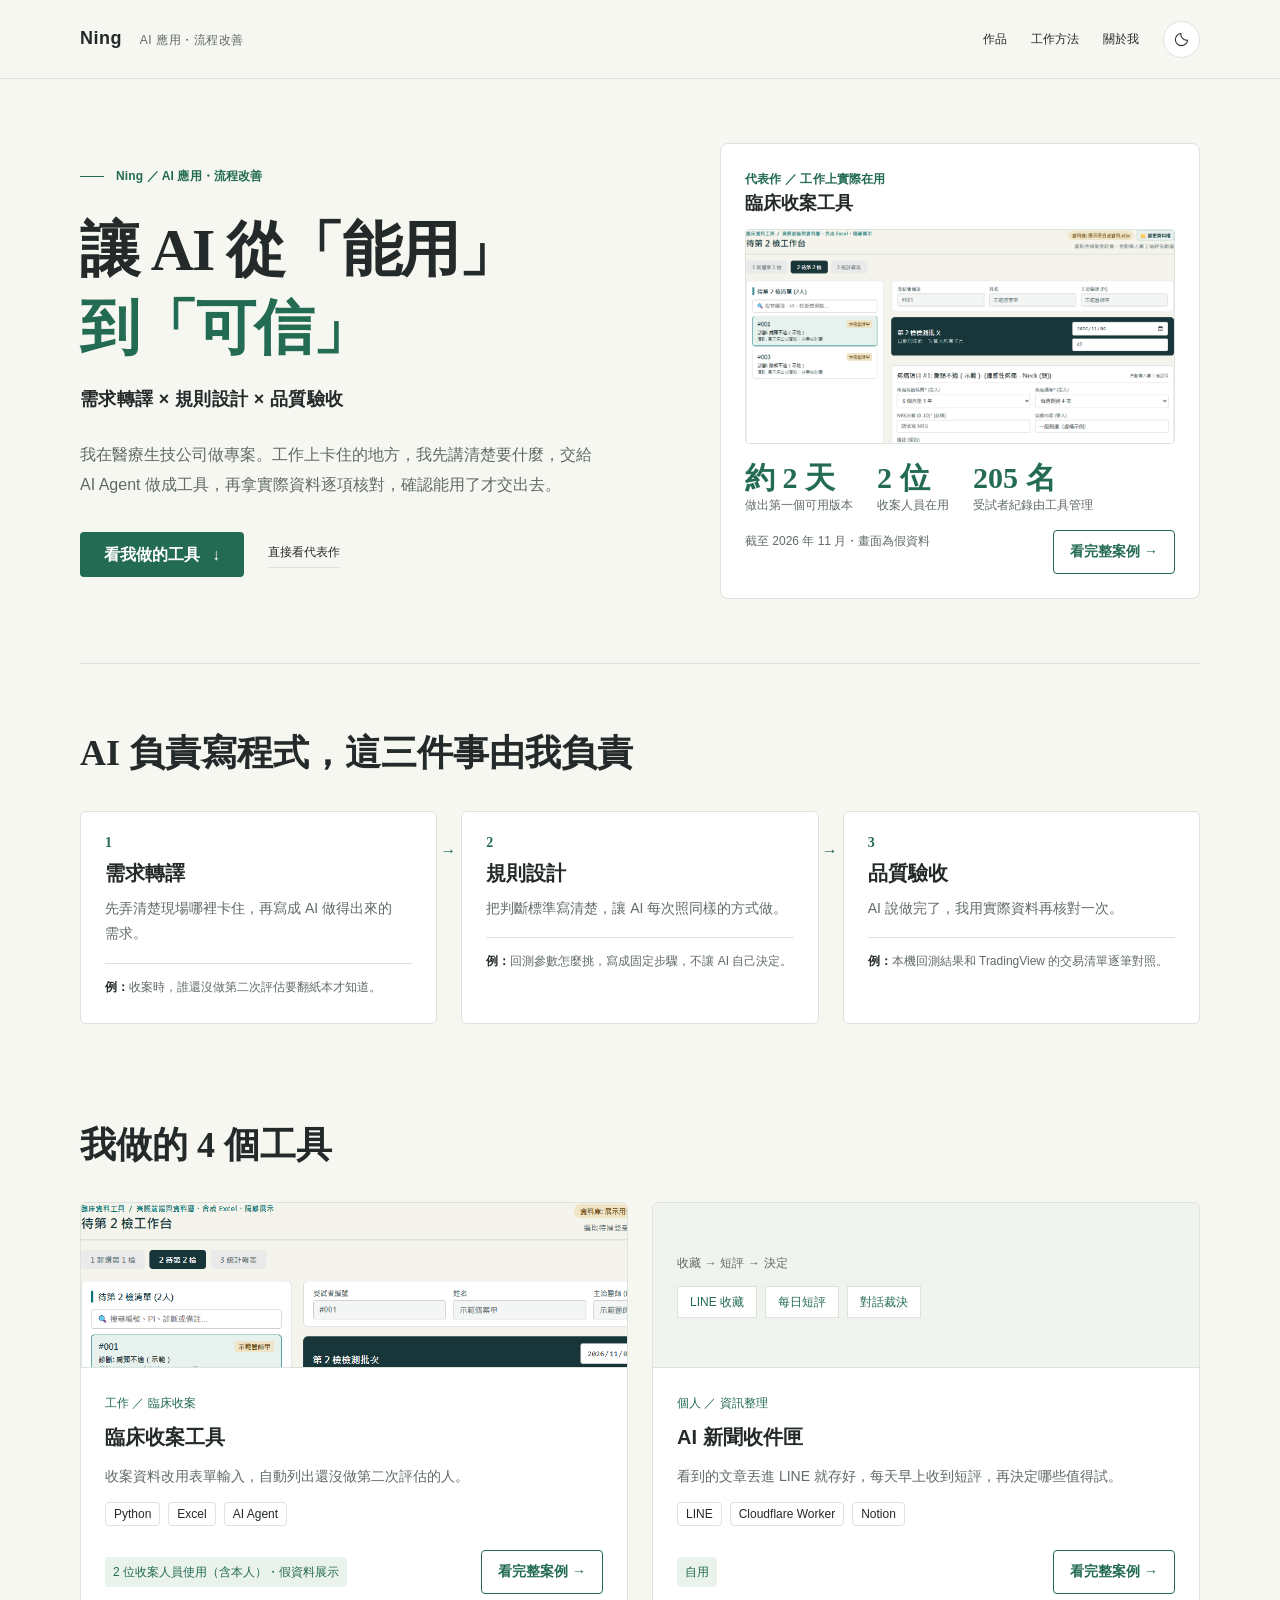
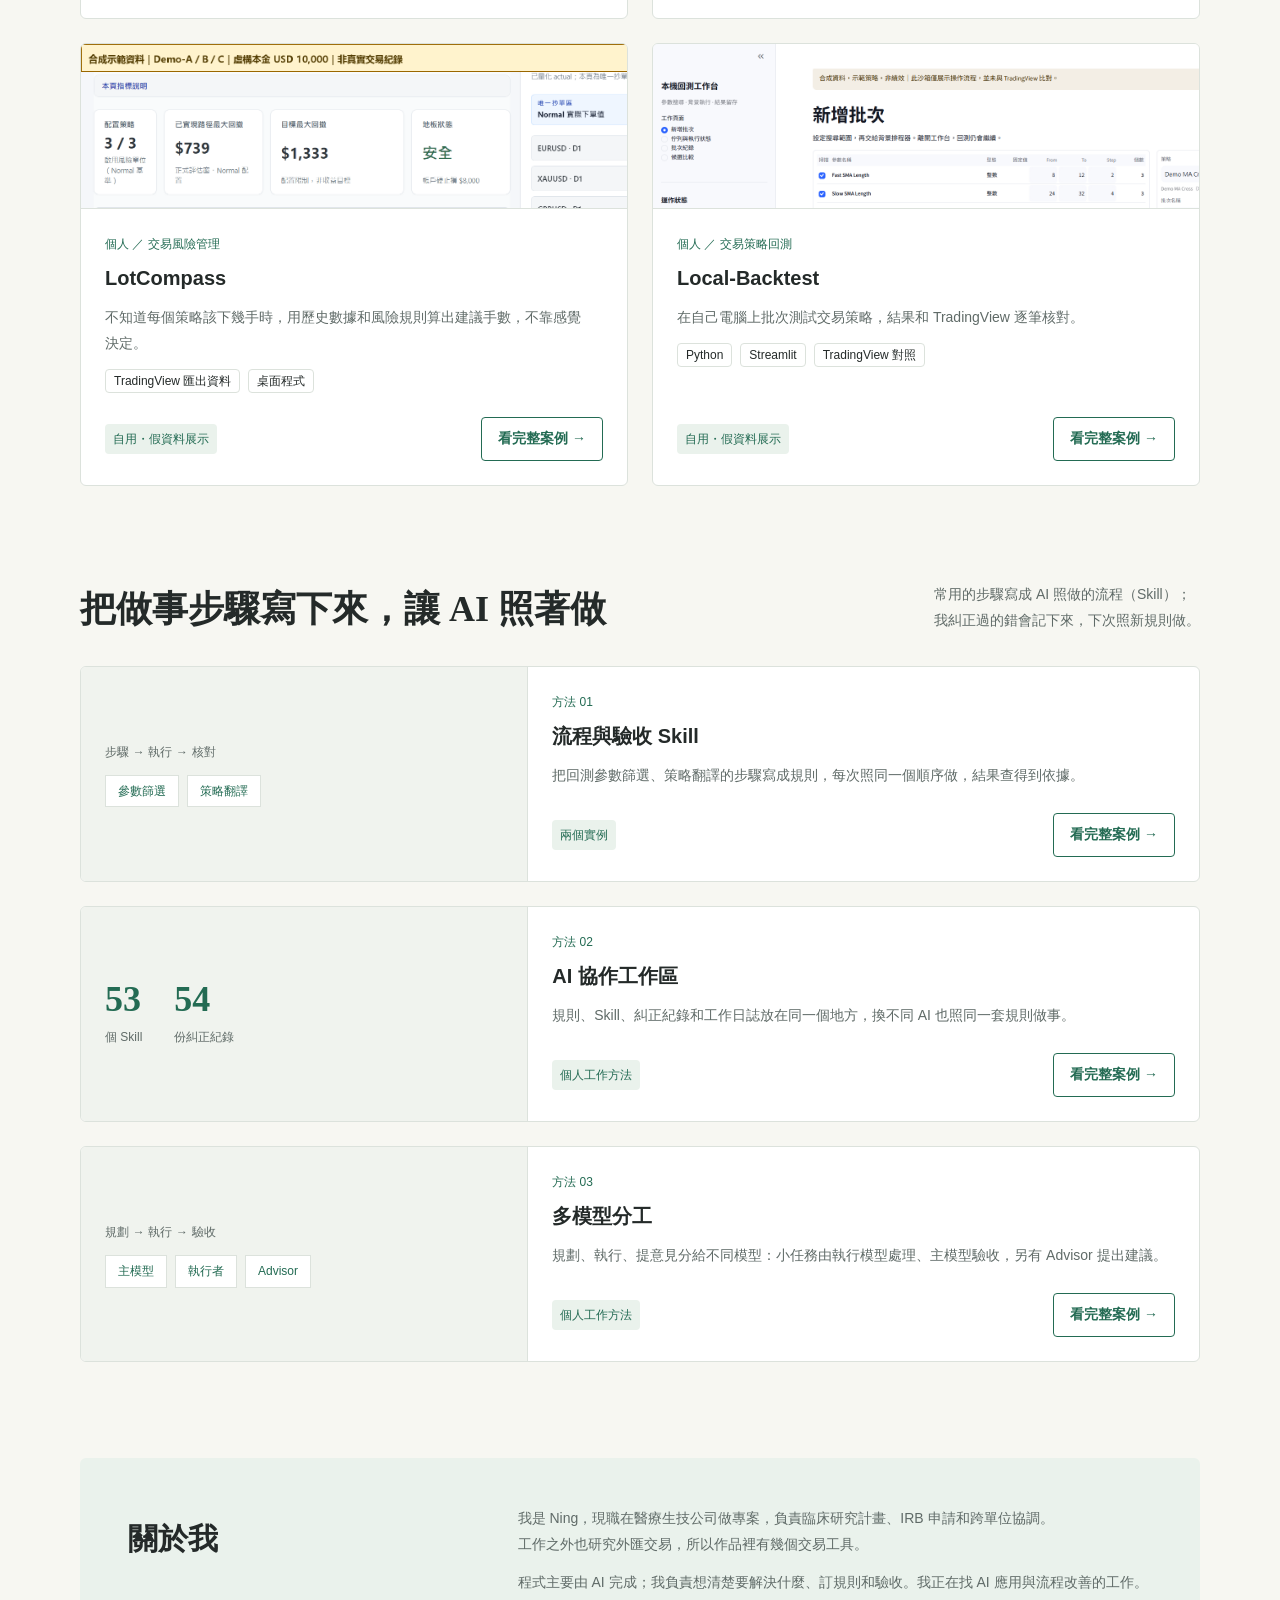
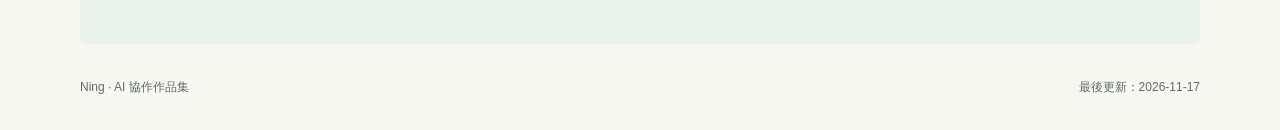
<file: index.html>
<!doctype html>
<html lang="zh-Hant">
<head>
<meta charset="utf-8"><meta name="viewport" content="width=device-width, initial-scale=1">
<meta name="color-scheme" content="light dark">
<meta name="description" content="Ning 用 AI Agent 做工具並負責需求、規則與驗收：臨床收案工具、新聞收件匣、LotCompass、Local-Backtest。">
<title>Ning｜AI 應用・流程改善</title>
<link rel="icon" href="favicon.svg" type="image/svg+xml">
<meta property="og:type" content="website"><meta property="og:title" content="Ning｜AI 應用・流程改善"><meta property="og:description" content="Ning 用 AI Agent 做工具並負責需求、規則與驗收：臨床收案工具、新聞收件匣、LotCompass、Local-Backtest。">
<link rel="stylesheet" href="style.css">
<style>@media(min-width:681px){#works .projects{grid-template-columns:repeat(2,minmax(0,1fr))}#works .project-visual.has-shot img{width:120%}}</style>
</head>
<body>
<a class="skip" href="#main">跳到主要內容</a>
<header class="top"><nav class="nav wrap" aria-label="主要導覽"><a href="index.html" class="brand">Ning <span>AI 應用・流程改善</span></a><div class="links"><a href="index.html#works">作品</a><a href="index.html#method">工作方法</a><a href="index.html#approach" class="about-link">關於我</a><button class="theme" type="button" aria-label="切換深淺色模式" aria-pressed="false" hidden><svg width="17" height="17" viewBox="0 0 24 24" fill="none" stroke="currentColor" stroke-width="1.5" aria-hidden="true"><path d="M20.5 13A8.6 8.6 0 0 1 11 3.5 8.6 8.6 0 1 0 20.5 13Z"/></svg></button></div></nav></header>
<main id="main" class="wrap">
<section class="hero" aria-labelledby="hero-title"><div><div class="eyebrow overline">Ning ／ AI 應用・流程改善</div><h1 id="hero-title"><span class="keep">讓 AI 從「能用」</span><br><em><span class="keep">到「可信」</span></em></h1><p class="value-line">需求轉譯 × 規則設計 × 品質驗收</p><p class="intro">我在醫療生技公司做專案。工作上卡住的地方，我先講清楚要什麼，交給 AI Agent 做成工具，再拿實際資料逐項核對，確認能用了才交出去。</p><div class="hero-actions"><a class="button" href="#works">看我做的工具 <span aria-hidden="true">↓</span></a><a class="text-link" href="clinical.html">直接看代表作</a></div></div>
<a class="proof-card" href="clinical.html" aria-label="代表作：臨床收案工具，看完整案例"><div class="eyebrow">代表作 ／ 工作上實際在用</div><h3>臨床收案工具</h3><div class="shot-mini"><img src="assets/clinical-pending.png" alt="" width="1120" height="684"></div><div class="proof-nums"><div><b>約 2 天</b><span>做出第一個可用版本</span></div><div><b>2 位</b><span>收案人員在用</span></div><div><b>205 名</b><span>受試者紀錄由工具管理</span></div></div><div class="proof-foot"><span>截至 2026 年 11 月・畫面為假資料</span><b class="go">看完整案例 →</b></div></a></section>
<section aria-labelledby="cando-title"><div class="section-head"><div><h2 id="cando-title">AI 負責寫程式，這三件事由我負責</h2></div></div>
<ol class="can-do">
<li><span class="n">1</span><h3>需求轉譯</h3><p>先弄清楚現場哪裡卡住，再寫成 AI 做得出來的需求。</p><p class="ex"><b>例：</b>收案時，誰還沒做第二次評估要翻紙本才知道。</p></li>
<li><span class="n">2</span><h3>規則設計</h3><p>把判斷標準寫清楚，讓 AI 每次照同樣的方式做。</p><p class="ex"><b>例：</b>回測參數怎麼挑，寫成固定步驟，不讓 AI 自己決定。</p></li>
<li><span class="n">3</span><h3>品質驗收</h3><p>AI 說做完了，我用實際資料再核對一次。</p><p class="ex"><b>例：</b>本機回測結果和 TradingView 的交易清單逐筆對照。</p></li>
</ol></section>
<section id="works" aria-labelledby="works-title"><div class="section-head"><div><h2 id="works-title">我做的 4 個工具</h2></div></div><div class="projects">
<a class="project" href="clinical.html"><div class="project-visual has-shot" aria-hidden="true"><img src="assets/clinical-pending.png" alt="" width="1120" height="684"></div><div class="project-body"><div class="project-type">工作 ／ 臨床收案</div><h3>臨床收案工具</h3><p>收案資料改用表單輸入，自動列出還沒做第二次評估的人。</p><div class="uses"><span>Python</span><span>Excel</span><span>AI Agent</span></div><div class="project-foot"><span class="tag">2 位收案人員使用（含本人）・假資料展示</span><span class="go">看完整案例 →</span></div></div></a>
<a class="project" href="inbox.html"><div class="project-visual" aria-hidden="true"><div class="visual-label">收藏 → 短評 → 決定</div><div class="checks"><span>LINE 收藏</span><span>每日短評</span><span>對話裁決</span></div></div><div class="project-body"><div class="project-type">個人 ／ 資訊整理</div><h3>AI 新聞收件匣</h3><p>看到的文章丟進 LINE 就存好，每天早上收到短評，再決定哪些值得試。</p><div class="uses"><span>LINE</span><span>Cloudflare Worker</span><span>Notion</span></div><div class="project-foot"><span class="tag">自用</span><span class="go">看完整案例 →</span></div></div></a>
<a class="project" href="lotcompass.html"><div class="project-visual has-shot" aria-hidden="true"><img src="assets/lc-ui-sizing.png" alt="" width="794" height="1135"></div><div class="project-body"><div class="project-type">個人 ／ 交易風險管理</div><h3>LotCompass</h3><p>不知道每個策略該下幾手時，用歷史數據和風險規則算出建議手數，不靠感覺決定。</p><div class="uses"><span>TradingView 匯出資料</span><span>桌面程式</span></div><div class="project-foot"><span class="tag">自用・假資料展示</span><span class="go">看完整案例 →</span></div></div></a>
<a class="project" href="local-backtest.html"><div class="project-visual has-shot" aria-hidden="true"><img src="assets/lb-add-batch.png" alt="" width="1600" height="1000"></div><div class="project-body"><div class="project-type">個人 ／ 交易策略回測</div><h3>Local-Backtest</h3><p>在自己電腦上批次測試交易策略，結果和 TradingView 逐筆核對。</p><div class="uses"><span>Python</span><span>Streamlit</span><span>TradingView 對照</span></div><div class="project-foot"><span class="tag">自用・假資料展示</span><span class="go">看完整案例 →</span></div></div></a>
</div></section>
<section id="method" aria-labelledby="method-title"><div class="section-head"><div><h2 id="method-title">把做事步驟寫下來，讓 AI 照著做</h2></div><p>常用的步驟寫成 AI 照做的流程（Skill）；<br>我糾正過的錯會記下來，下次照新規則做。</p></div><div class="projects one">
<a class="project wide" href="skills.html"><div class="project-visual" aria-hidden="true"><div class="visual-label">步驟 → 執行 → 核對</div><div class="checks"><span>參數篩選</span><span>策略翻譯</span></div></div><div class="project-body"><div class="project-type">方法 01</div><h3>流程與驗收 Skill</h3><p>把回測參數篩選、策略翻譯的步驟寫成規則，每次照同一個順序做，結果查得到依據。</p><div class="project-foot"><span class="tag">兩個實例</span><span class="go">看完整案例 →</span></div></div></a>
<a class="project wide" href="workspace.html"><div class="project-visual" aria-hidden="true"><div class="count-visual"><div><b>53</b><span>個 Skill</span></div><div><b>54</b><span>份糾正紀錄</span></div></div></div><div class="project-body"><div class="project-type">方法 02</div><h3>AI 協作工作區</h3><p>規則、Skill、糾正紀錄和工作日誌放在同一個地方，換不同 AI 也照同一套規則做事。</p><div class="project-foot"><span class="tag">個人工作方法</span><span class="go">看完整案例 →</span></div></div></a>
<a class="project wide" href="agents.html"><div class="project-visual" aria-hidden="true"><div class="visual-label">規劃 → 執行 → 驗收</div><div class="checks"><span>主模型</span><span>執行者</span><span>Advisor</span></div></div><div class="project-body"><div class="project-type">方法 03</div><h3>多模型分工</h3><p>規劃、執行、提意見分給不同模型：小任務由執行模型處理、主模型驗收，另有 Advisor 提出建議。</p><div class="project-foot"><span class="tag">個人工作方法</span><span class="go">看完整案例 →</span></div></div></a>
</div></section>
<section class="about" id="approach" aria-labelledby="approach-title"><div><h2 id="approach-title">關於我</h2></div><div><p>我是 Ning，現職在醫療生技公司做專案，負責臨床研究計畫、IRB 申請和跨單位協調。<br>工作之外也研究外匯交易，所以作品裡有幾個交易工具。</p><p>程式主要由 AI 完成；我負責想清楚要解決什麼、訂規則和驗收。我正在找 AI 應用與流程改善的工作。</p></div></section>
<footer><div>Ning · AI 協作作品集</div><div class="footer-right">最後更新：2026-11-17</div></footer>
</main>
<script src="theme.js"></script>
</body></html>
</file>
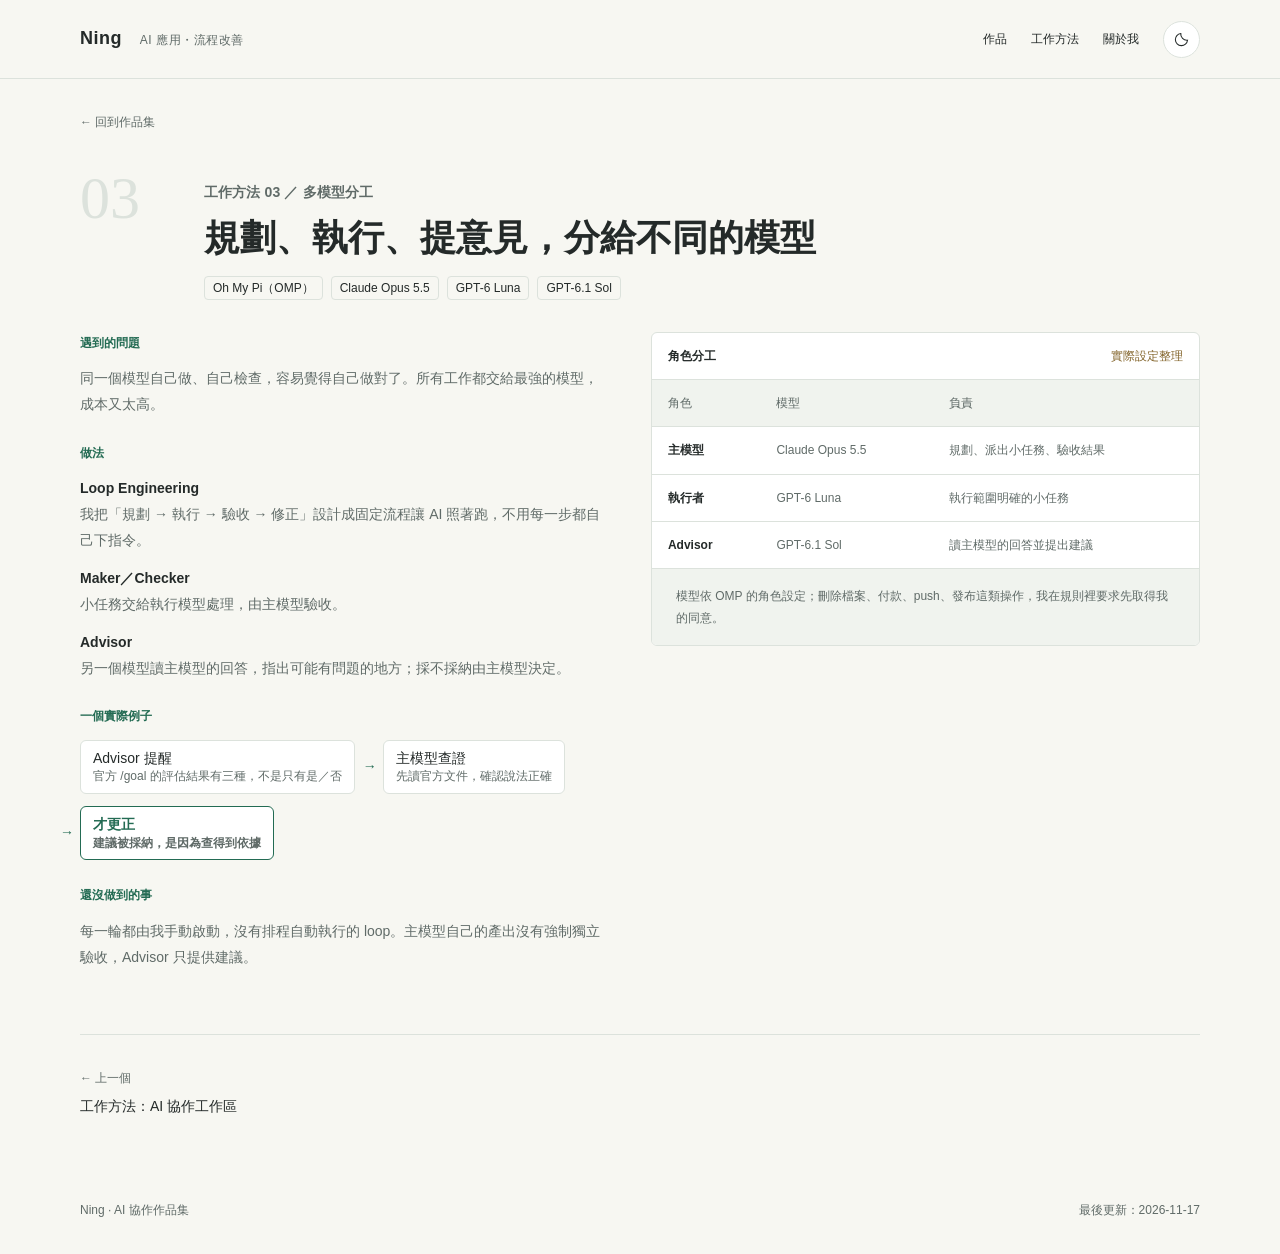
<file: agents.html>
<!doctype html>
<html lang="zh-Hant">
<head>
<meta charset="utf-8"><meta name="viewport" content="width=device-width, initial-scale=1">
<meta name="color-scheme" content="light dark">
<meta name="description" content="Ning 的工作方法：規劃、執行、提意見分給不同模型，小任務由執行模型處理、主模型驗收，另有 Advisor 提出建議。">
<title>多模型分工｜Ning</title>
<link rel="icon" href="favicon.svg" type="image/svg+xml">
<meta property="og:type" content="website"><meta property="og:title" content="多模型分工｜Ning"><meta property="og:description" content="Ning 的工作方法：規劃、執行、提意見分給不同模型，小任務由執行模型處理、主模型驗收，另有 Advisor 提出建議。">
<link rel="stylesheet" href="style.css">
<style>.role-table td:first-child{white-space:nowrap;color:var(--ink);font-weight:600}.role-table td:nth-child(2){white-space:nowrap}.role-table td{color:var(--muted)}.terms{margin:0;padding:0;list-style:none;display:grid;gap:12px}.terms li{color:var(--muted)}.terms b{display:block;color:var(--ink);font-size:14px}.case-grid>div{min-width:0}</style>
</head>
<body class="case-page">
<a class="skip" href="#main">跳到主要內容</a>
<header class="top"><nav class="nav wrap" aria-label="主要導覽"><a href="index.html" class="brand">Ning <span>AI 應用・流程改善</span></a><div class="links"><a href="index.html#works">作品</a><a href="index.html#method">工作方法</a><a href="index.html#approach" class="about-link">關於我</a><button class="theme" type="button" aria-label="切換深淺色模式" aria-pressed="false" hidden><svg width="17" height="17" viewBox="0 0 24 24" fill="none" stroke="currentColor" stroke-width="1.5" aria-hidden="true"><path d="M20.5 13A8.6 8.6 0 0 1 11 3.5 8.6 8.6 0 1 0 20.5 13Z"/></svg></button></div></nav></header>
<main id="main" class="wrap">
<a class="back" href="index.html#method">← 回到作品集</a>
<article class="case" aria-labelledby="t"><div class="case-title"><div class="case-no" aria-hidden="true">03</div><div><p class="eyebrow">工作方法 03 ／ 多模型分工</p><h2 id="t">規劃、執行、提意見，分給不同的模型</h2><div class="uses"><span>Oh My Pi（OMP）</span><span>Claude Opus 5.5</span><span>GPT-6 Luna</span><span>GPT-6.1 Sol</span></div></div></div>
<div class="case-grid"><div class="prose">
<div class="story-block"><div class="body-label">遇到的問題</div><p>同一個模型自己做、自己檢查，容易覺得自己做對了。所有工作都交給最強的模型，成本又太高。</p></div><div class="story-block"><div class="body-label">做法</div><ul class="terms"><li><b>Loop Engineering</b>我把「規劃 → 執行 → 驗收 → 修正」設計成固定流程讓 AI 照著跑，不用每一步都自己下指令。</li><li><b>Maker／Checker</b>小任務交給執行模型處理，由主模型驗收。</li><li><b>Advisor</b>另一個模型讀主模型的回答，指出可能有問題的地方；採不採納由主模型決定。</li></ul></div><div class="story-block"><div class="body-label">一個實際例子</div><ol class="flowline"><li>Advisor 提醒<small>官方 /goal 的評估結果有三種，不是只有是／否</small></li><li>主模型查證<small>先讀官方文件，確認說法正確</small></li><li class="me">才更正<small>建議被採納，是因為查得到依據</small></li></ol></div><div class="story-block"><div class="body-label">還沒做到的事</div><p>每一輪都由我手動啟動，沒有排程自動執行的 loop。主模型自己的產出沒有強制獨立驗收，Advisor 只提供建議。</p></div>
</div>
<div><figure class="sample"><div class="sample-bar"><strong>角色分工</strong><span class="demo-tag">實際設定整理</span></div><div class="table-scroll"><table class="role-table"><thead><tr><th scope="col">角色</th><th scope="col">模型</th><th scope="col">負責</th></tr></thead><tbody><tr><td>主模型</td><td>Claude Opus 5.5</td><td>規劃、派出小任務、驗收結果</td></tr><tr><td>執行者</td><td>GPT-6 Luna</td><td>執行範圍明確的小任務</td></tr><tr><td>Advisor</td><td>GPT-6.1 Sol</td><td>讀主模型的回答並提出建議</td></tr></tbody></table></div><figcaption class="sample-note">模型依 OMP 的角色設定；刪除檔案、付款、push、發布這類操作，我在規則裡要求先取得我的同意。</figcaption></figure></div></div></article>
<nav class="case-nav" aria-label="作品切換"><a href="workspace.html"><small>← 上一個</small>工作方法：AI 協作工作區</a></nav>
<footer><div>Ning · AI 協作作品集</div><div class="footer-right">最後更新：2026-11-17</div></footer>
</main>
<script src="theme.js"></script>
</body></html>
</file>
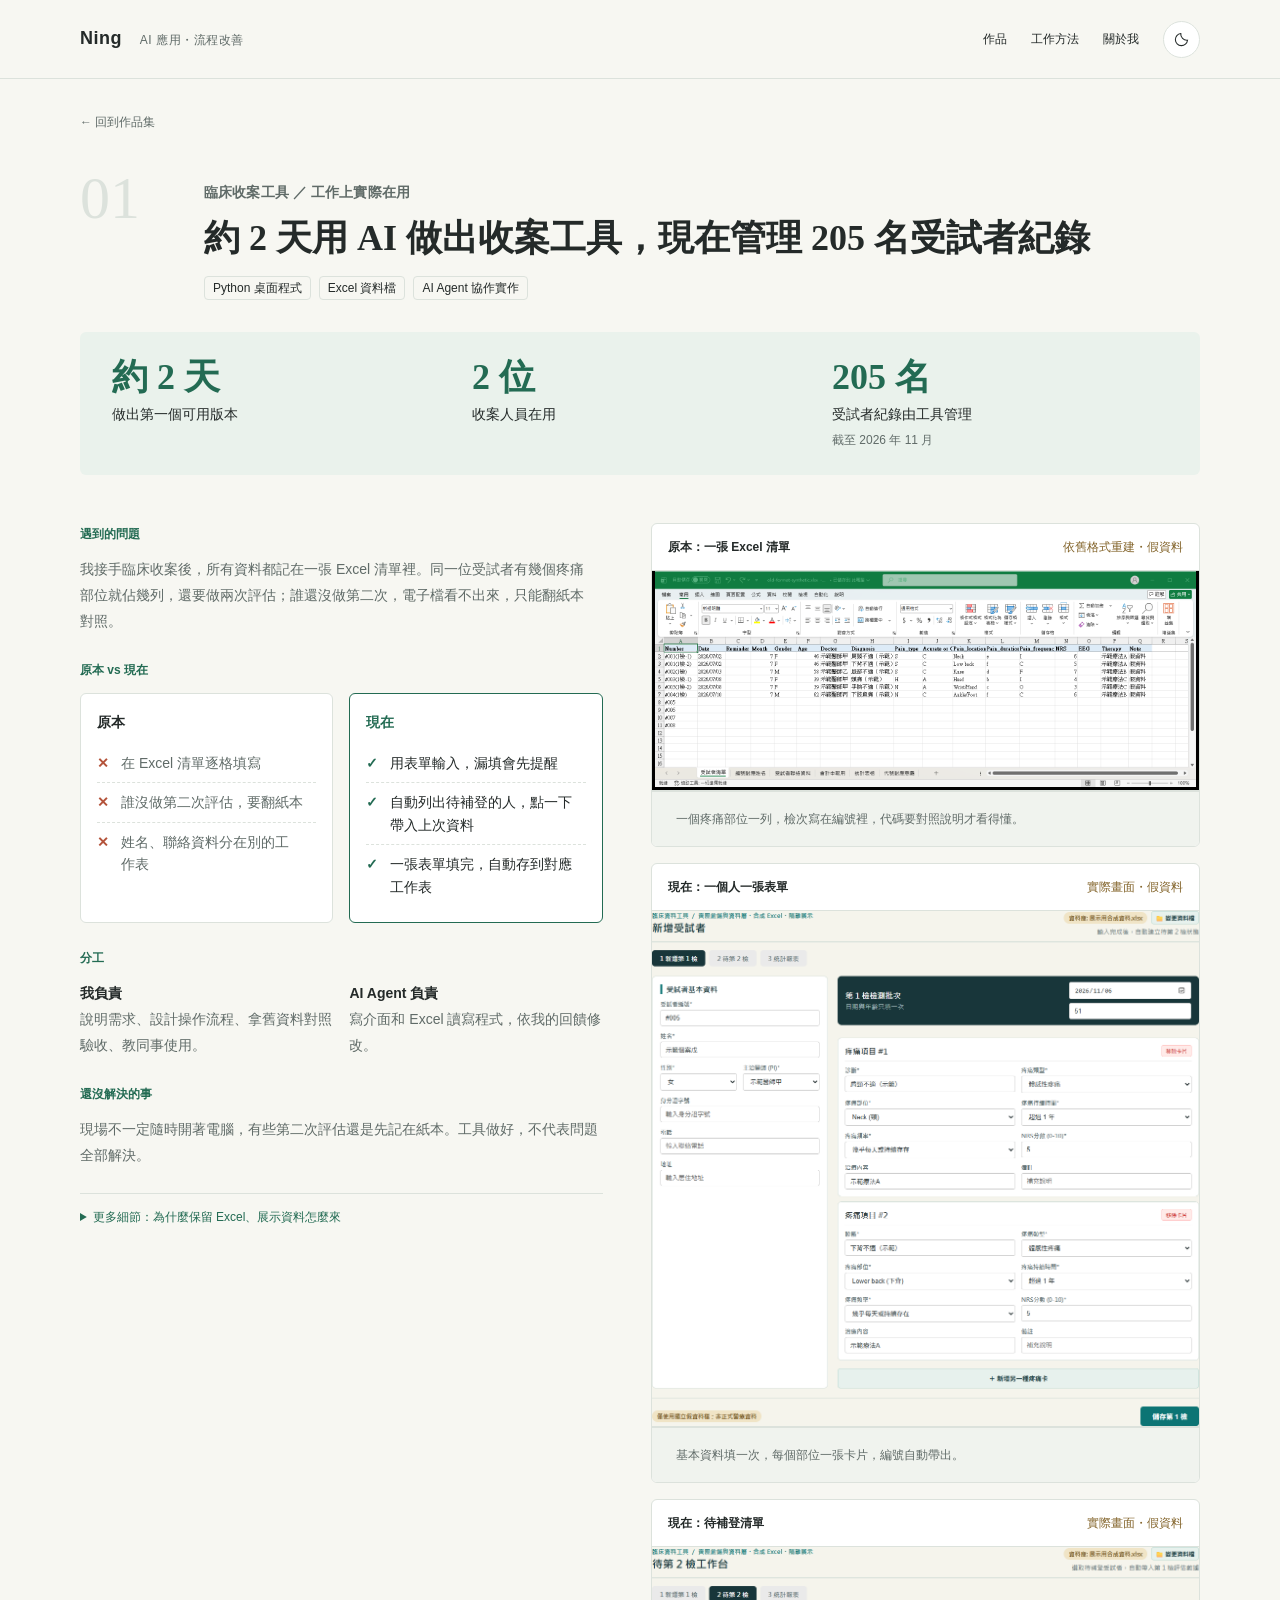
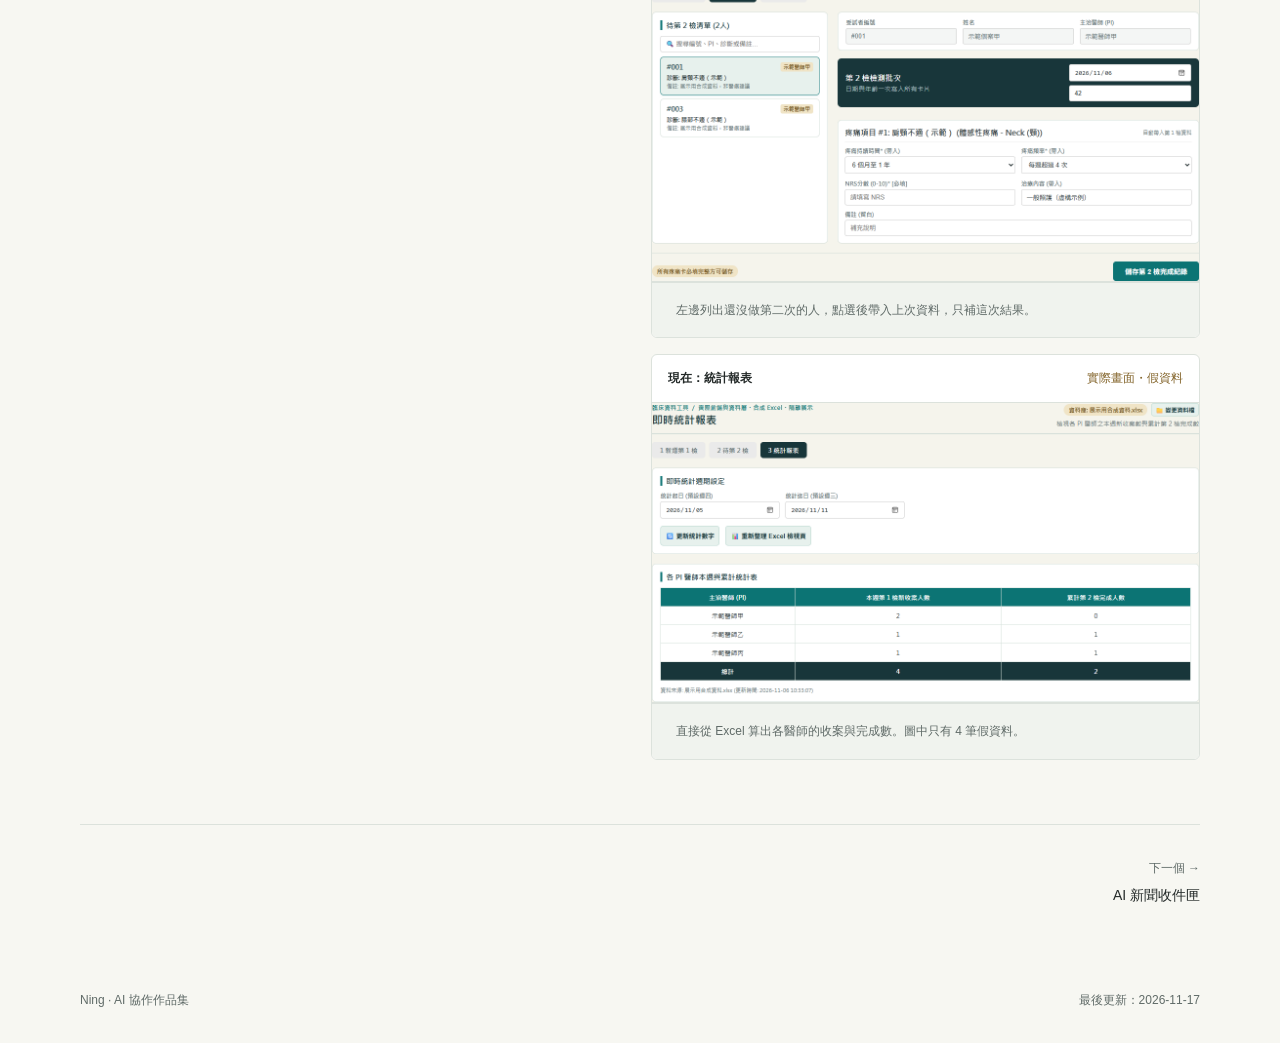
<file: clinical.html>
<!doctype html>
<html lang="zh-Hant">
<head>
<meta charset="utf-8"><meta name="viewport" content="width=device-width, initial-scale=1">
<meta name="color-scheme" content="light dark">
<meta name="description" content="Ning 的作品：用 AI Agent 約 2 天做出的臨床收案工具（假資料展示）。">
<title>臨床收案工具｜Ning</title>
<link rel="icon" href="favicon.svg" type="image/svg+xml">
<meta property="og:type" content="website"><meta property="og:title" content="臨床收案工具｜Ning"><meta property="og:description" content="Ning 的作品：用 AI Agent 約 2 天做出的臨床收案工具（假資料展示）。">
<link rel="stylesheet" href="style.css">
</head>
<body class="case-page">
<a class="skip" href="#main">跳到主要內容</a>
<header class="top"><nav class="nav wrap" aria-label="主要導覽"><a href="index.html" class="brand">Ning <span>AI 應用・流程改善</span></a><div class="links"><a href="index.html#works">作品</a><a href="index.html#method">工作方法</a><a href="index.html#approach" class="about-link">關於我</a><button class="theme" type="button" aria-label="切換深淺色模式" aria-pressed="false" hidden><svg width="17" height="17" viewBox="0 0 24 24" fill="none" stroke="currentColor" stroke-width="1.5" aria-hidden="true"><path d="M20.5 13A8.6 8.6 0 0 1 11 3.5 8.6 8.6 0 1 0 20.5 13Z"/></svg></button></div></nav></header>
<main id="main" class="wrap">
<a class="back" href="index.html#works">← 回到作品集</a>
<article id="clinical" class="case" aria-labelledby="clinical-title"><div class="case-title"><div class="case-no" aria-hidden="true">01</div><div><p class="eyebrow">臨床收案工具 ／ 工作上實際在用</p><h2 id="clinical-title">約 2 天用 AI 做出收案工具，現在管理 205 名受試者紀錄</h2><div class="uses"><span>Python 桌面程式</span><span>Excel 資料檔</span><span>AI Agent 協作實作</span></div></div></div>
<div class="outcome-band"><div><b>約 2 天</b><span>做出第一個可用版本</span></div><div><b>2 位</b><span>收案人員在用</span></div><div><b>205 名</b><span>受試者紀錄由工具管理</span><small>截至 2026 年 11 月</small></div></div>
<div class="case-grid"><div class="prose">
<div class="story-block"><div class="body-label">遇到的問題</div><p>我接手臨床收案後，所有資料都記在一張 Excel 清單裡。同一位受試者有幾個疼痛部位就佔幾列，還要做兩次評估；誰還沒做第二次，電子檔看不出來，只能翻紙本對照。</p></div>
<div class="story-block"><div class="body-label">原本 vs 現在</div><div class="ba"><div class="before"><h4>原本</h4><ul><li>在 Excel 清單逐格填寫</li><li>誰沒做第二次評估，要翻紙本</li><li>姓名、聯絡資料分在別的工作表</li></ul></div><div class="after"><h4>現在</h4><ul><li>用表單輸入，漏填會先提醒</li><li>自動列出待補登的人，點一下帶入上次資料</li><li>一張表單填完，自動存到對應工作表</li></ul></div></div></div>
<div class="story-block"><div class="body-label">分工</div><div class="split-plain"><div><strong>我負責</strong>說明需求、設計操作流程、拿舊資料對照驗收、教同事使用。</div><div><strong>AI Agent 負責</strong>寫介面和 Excel 讀寫程式，依我的回饋修改。</div></div></div>
<div class="story-block"><div class="body-label">還沒解決的事</div><p>現場不一定隨時開著電腦，有些第二次評估還是先記在紙本。工具做好，不代表問題全部解決。</p></div>
<details><summary>更多細節：為什麼保留 Excel、展示資料怎麼來</summary><p><strong>保留 Excel：</strong>不用安裝特殊程式，任何人都能直接打開確認；有誤錄也能直接在 Excel 改，工具按「重新整理」就會同步。每次寫入前會先自動備份。</p><p><strong>展示資料：</strong>右側第一張是依舊格式重建的 Excel，其餘三張是工具的實際畫面。資料全部是虛構的，另外做一份假 Excel 讓工具讀取；沒有開啟正式受試者資料，也不公開公司或試驗名稱。截圖用瀏覽器開啟原介面拍攝，不是桌面安裝版。</p></details>
</div>
<div><figure class="sample"><div class="sample-bar"><strong>原本：一張 Excel 清單</strong><span class="demo-tag">依舊格式重建・假資料</span></div><a class="shot" href="assets/clinical-old-excel.png" target="_blank" rel="noopener"><img src="assets/clinical-old-excel.png" alt="依原本格式重建的 Excel 清單，一人分成好幾列；內容全為假資料" width="1500" height="600" loading="lazy"></a><figcaption class="sample-note">一個疼痛部位一列，檢次寫在編號裡，代碼要對照說明才看得懂。</figcaption></figure><figure class="sample"><div class="sample-bar"><strong>現在：一個人一張表單</strong><span class="demo-tag">實際畫面・假資料</span></div><a class="shot" href="assets/clinical-first-entry.png" target="_blank" rel="noopener"><img src="assets/clinical-first-entry.png" alt="新增第一次評估頁：左側基本資料，右側每個疼痛部位一張卡片；內容為虛構" width="1120" height="1053" loading="lazy"></a><figcaption class="sample-note">基本資料填一次，每個部位一張卡片，編號自動帶出。</figcaption></figure><figure class="sample"><div class="sample-bar"><strong>現在：待補登清單</strong><span class="demo-tag">實際畫面・假資料</span></div><a class="shot" href="assets/clinical-pending.png" target="_blank" rel="noopener"><img src="assets/clinical-pending.png" alt="待第二次評估清單，選取個案後帶入第一次的資料；內容為虛構" width="1120" height="684" loading="lazy"></a><figcaption class="sample-note">左邊列出還沒做第二次的人，點選後帶入上次資料，只補這次結果。</figcaption></figure><figure class="sample"><div class="sample-bar"><strong>現在：統計報表</strong><span class="demo-tag">實際畫面・假資料</span></div><a class="shot" href="assets/clinical-statistics.png" target="_blank" rel="noopener"><img src="assets/clinical-statistics.png" alt="依期間統計各醫師收案與完成數；內容為虛構" width="1120" height="614" loading="lazy"></a><figcaption class="sample-note">直接從 Excel 算出各醫師的收案與完成數。圖中只有 4 筆假資料。</figcaption></figure></div></div></article>
<nav class="case-nav" aria-label="作品切換"><a class="next" href="inbox.html"><small>下一個 →</small>AI 新聞收件匣</a></nav>
<footer><div>Ning · AI 協作作品集</div><div class="footer-right">最後更新：2026-11-17</div></footer>
</main>
<script src="theme.js"></script>
</body></html>
</file>
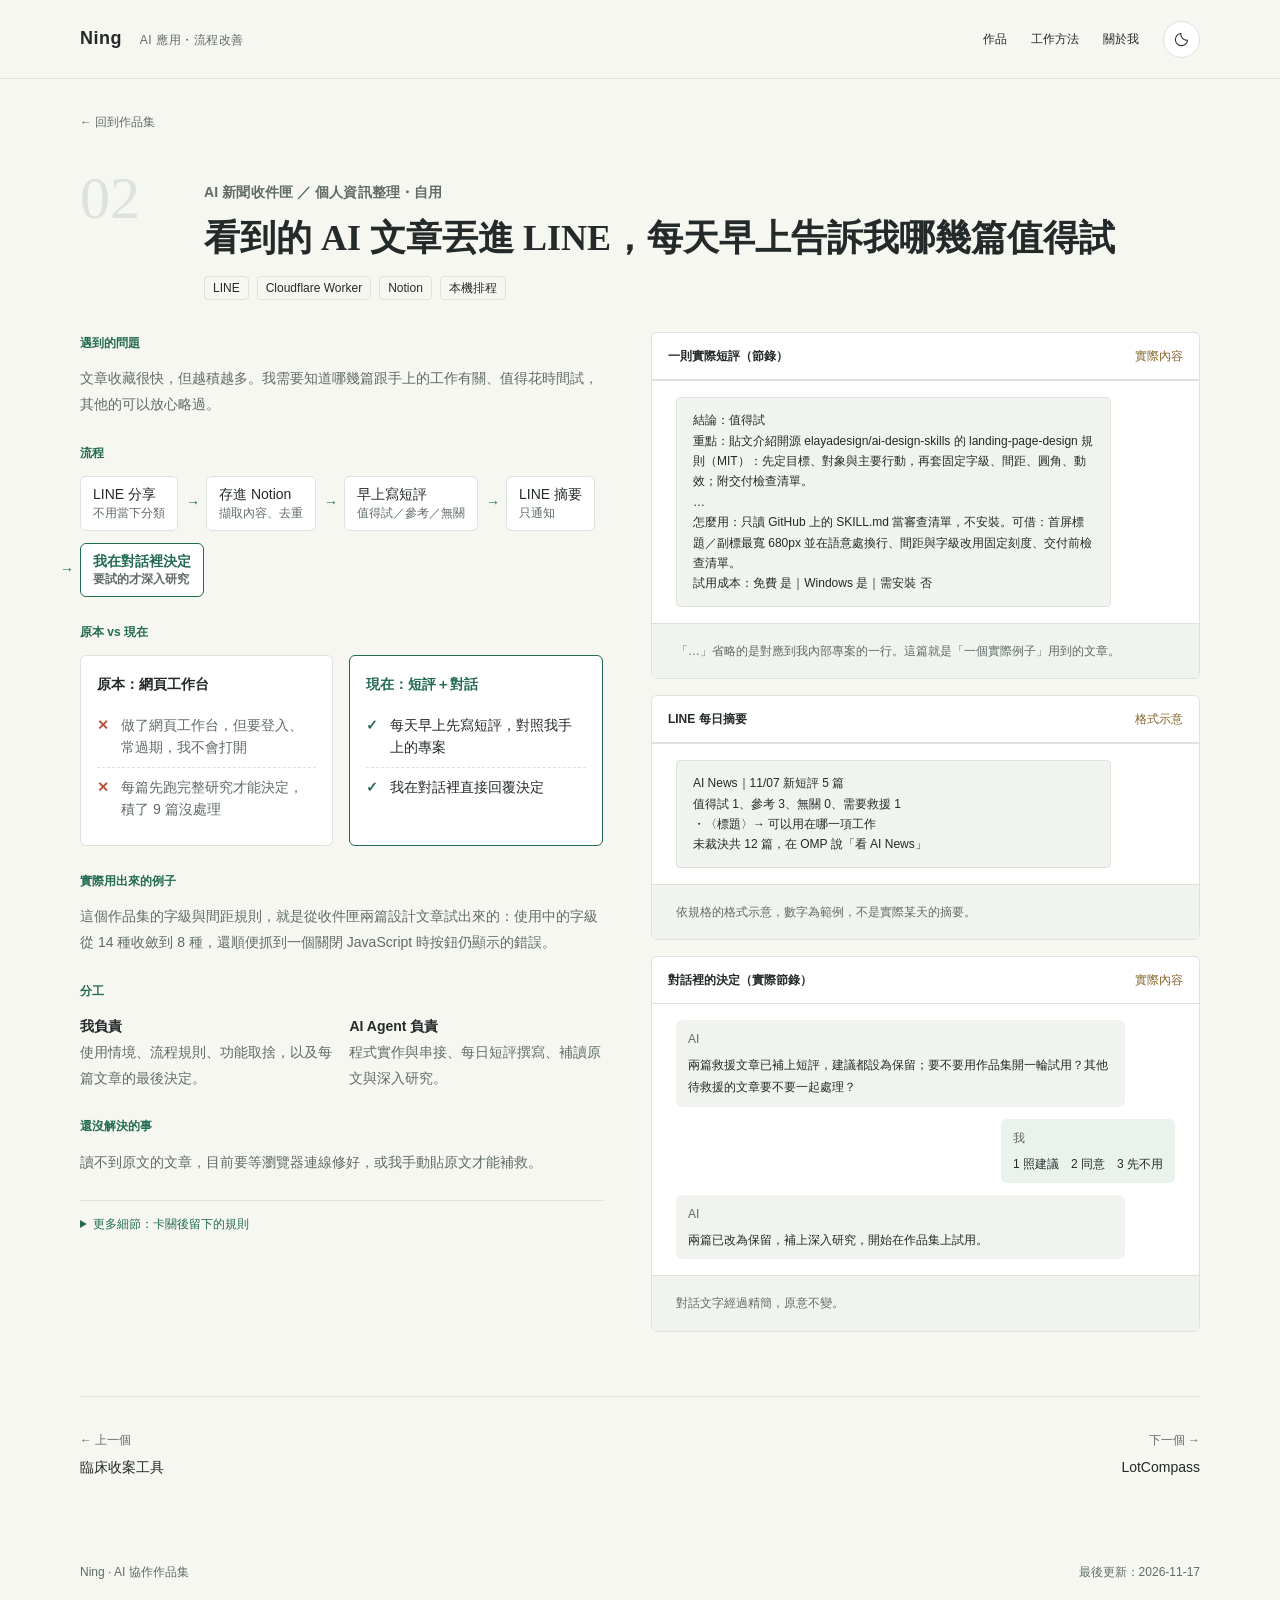
<file: inbox.html>
<!doctype html>
<html lang="zh-Hant">
<head>
<meta charset="utf-8"><meta name="viewport" content="width=device-width, initial-scale=1">
<meta name="color-scheme" content="light dark">
<meta name="description" content="Ning 的作品：LINE 收藏 AI 文章，每天早上自動寫短評，再在對話裡決定哪些值得試。">
<title>AI 新聞收件匣｜Ning</title>
<link rel="icon" href="favicon.svg" type="image/svg+xml">
<meta property="og:type" content="website"><meta property="og:title" content="AI 新聞收件匣｜Ning"><meta property="og:description" content="Ning 的作品：LINE 收藏 AI 文章，每天早上自動寫短評，再在對話裡決定哪些值得試。">
<link rel="stylesheet" href="style.css">

</head>
<body class="case-page">
<a class="skip" href="#main">跳到主要內容</a>
<header class="top"><nav class="nav wrap" aria-label="主要導覽"><a href="index.html" class="brand">Ning <span>AI 應用・流程改善</span></a><div class="links"><a href="index.html#works">作品</a><a href="index.html#method">工作方法</a><a href="index.html#approach" class="about-link">關於我</a><button class="theme" type="button" aria-label="切換深淺色模式" aria-pressed="false" hidden><svg width="17" height="17" viewBox="0 0 24 24" fill="none" stroke="currentColor" stroke-width="1.5" aria-hidden="true"><path d="M20.5 13A8.6 8.6 0 0 1 11 3.5 8.6 8.6 0 1 0 20.5 13Z"/></svg></button></div></nav></header>
<main id="main" class="wrap">
<a class="back" href="index.html#works">← 回到作品集</a>
<article class="case" aria-labelledby="t"><div class="case-title"><div class="case-no" aria-hidden="true">02</div><div><p class="eyebrow">AI 新聞收件匣 ／ 個人資訊整理・自用</p><h2 id="t">看到的 AI 文章丟進 LINE，每天早上告訴我哪幾篇值得試</h2><div class="uses"><span>LINE</span><span>Cloudflare Worker</span><span>Notion</span><span>本機排程</span></div></div></div>
<div class="case-grid"><div class="prose">
<div class="story-block"><div class="body-label">遇到的問題</div><p>文章收藏很快，但越積越多。我需要知道哪幾篇跟手上的工作有關、值得花時間試，其他的可以放心略過。</p></div><div class="story-block"><div class="body-label">流程</div><ol class="flowline"><li>LINE 分享<small>不用當下分類</small></li><li>存進 Notion<small>擷取內容、去重</small></li><li>早上寫短評<small>值得試／參考／無關</small></li><li>LINE 摘要<small>只通知</small></li><li class="me">我在對話裡決定<small>要試的才深入研究</small></li></ol></div><div class="story-block"><div class="body-label">原本 vs 現在</div><div class="ba"><div class="before"><h4>原本：網頁工作台</h4><ul><li>做了網頁工作台，但要登入、常過期，我不會打開</li><li>每篇先跑完整研究才能決定，積了 9 篇沒處理</li></ul></div><div class="after"><h4>現在：短評＋對話</h4><ul><li>每天早上先寫短評，對照我手上的專案</li><li>我在對話裡直接回覆決定</li></ul></div></div></div><div class="story-block"><div class="body-label">實際用出來的例子</div><p>這個作品集的字級與間距規則，就是從收件匣兩篇設計文章試出來的：使用中的字級從 14 種收斂到 8 種，還順便抓到一個關閉 JavaScript 時按鈕仍顯示的錯誤。</p></div><div class="story-block"><div class="body-label">分工</div><div class="split-plain"><div><strong>我負責</strong>使用情境、流程規則、功能取捨，以及每篇文章的最後決定。</div><div><strong>AI Agent 負責</strong>程式實作與串接、每日短評撰寫、補讀原文與深入研究。</div></div></div><div class="story-block"><div class="body-label">還沒解決的事</div><p>讀不到原文的文章，目前要等瀏覽器連線修好，或我手動貼原文才能補救。</p></div><details><summary>更多細節：卡關後留下的規則</summary><p>文章不一定抓得到，AI 辨識也可能失敗，所以不能把「有完整摘要」當作保存的前提：抓取或辨識失敗仍保留網址；資料庫故障時，也不能假裝收藏成功。舊工作台已停用，程式保留未刪。</p></details>
</div>
<div><div class="sample"><div class="sample-bar"><strong>一則實際短評（節錄）</strong><span class="demo-tag">實際內容</span></div><div class="raw"><pre class="wrap">結論：值得試
重點：貼文介紹開源 elayadesign/ai-design-skills 的 landing-page-design 規則（MIT）：先定目標、對象與主要行動，再套固定字級、間距、圓角、動效；附交付檢查清單。
…
怎麼用：只讀 GitHub 上的 SKILL.md 當審查清單，不安裝。可借：首屏標題／副標最寬 680px 並在語意處換行、間距與字級改用固定刻度、交付前檢查清單。
試用成本：免費 是｜Windows 是｜需安裝 否</pre></div><div class="sample-note">「…」省略的是對應到我內部專案的一行。這篇就是「一個實際例子」用到的文章。</div></div>
<div class="sample"><div class="sample-bar"><strong>LINE 每日摘要</strong><span class="demo-tag">格式示意</span></div><div class="raw"><pre class="wrap">AI News｜11/07 新短評 5 篇
值得試 1、參考 3、無關 0、需要救援 1
・〈標題〉→ 可以用在哪一項工作
未裁決共 12 篇，在 OMP 說「看 AI News」</pre></div><div class="sample-note">依規格的格式示意，數字為範例，不是實際某天的摘要。</div></div>
<div class="sample"><div class="sample-bar"><strong>對話裡的決定（實際節錄）</strong><span class="demo-tag">實際內容</span></div><div class="chat"><p><b>AI</b>兩篇救援文章已補上短評，建議都設為保留；要不要用作品集開一輪試用？其他待救援的文章要不要一起處理？</p><p class="me"><b>我</b>1 照建議　2 同意　3 先不用</p><p><b>AI</b>兩篇已改為保留，補上深入研究，開始在作品集上試用。</p></div><div class="sample-note">對話文字經過精簡，原意不變。</div></div></div></div></article>
<nav class="case-nav" aria-label="作品切換"><a href="clinical.html"><small>← 上一個</small>臨床收案工具</a><a class="next" href="lotcompass.html"><small>下一個 →</small>LotCompass</a></nav>
<footer><div>Ning · AI 協作作品集</div><div class="footer-right">最後更新：2026-11-17</div></footer>
</main>
<script src="theme.js"></script>
</body></html>
</file>
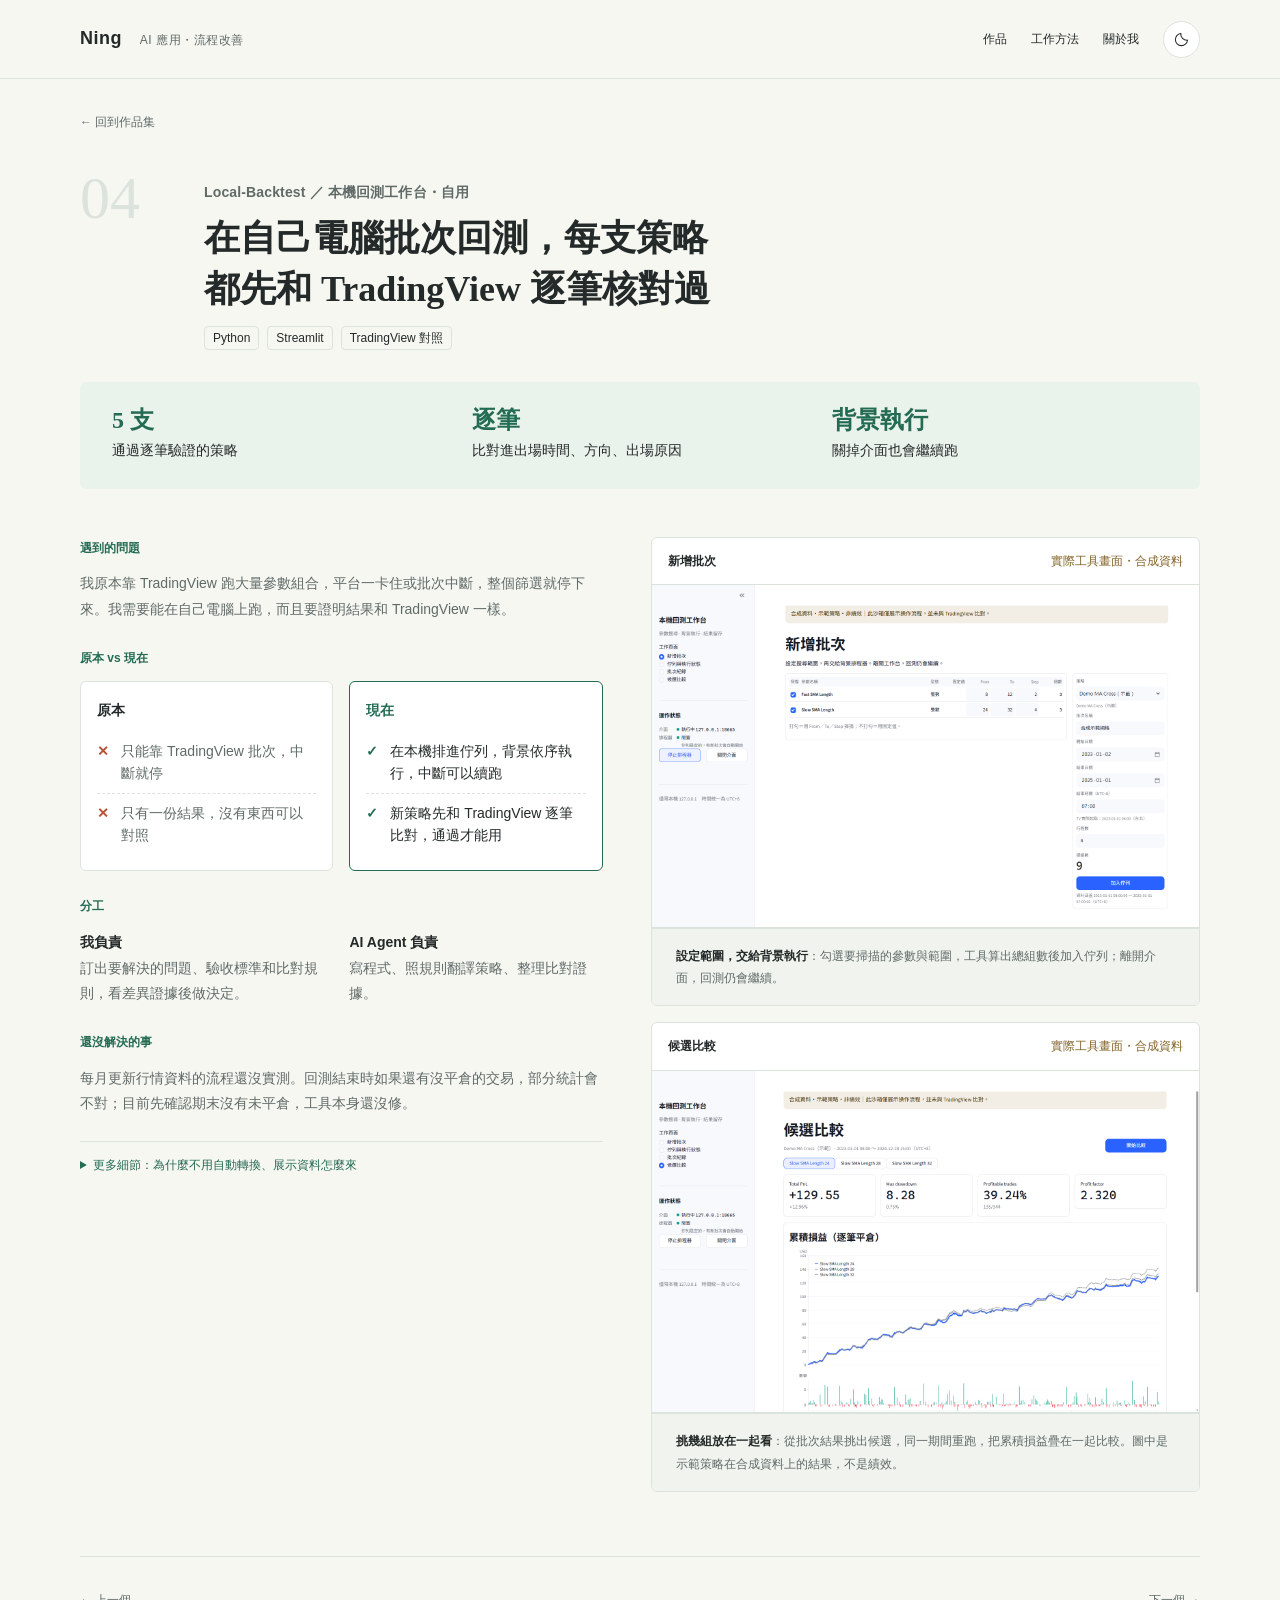
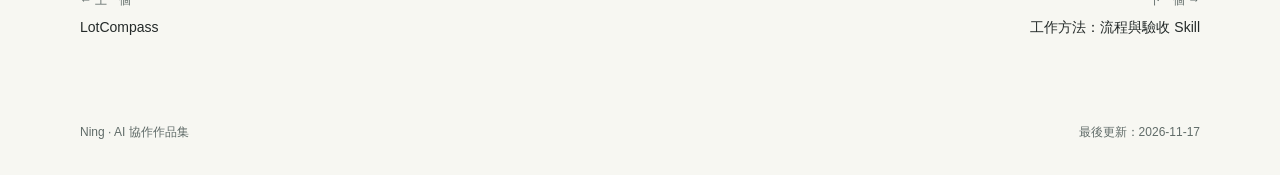
<file: local-backtest.html>
<!doctype html>
<html lang="zh-Hant">
<head>
<meta charset="utf-8"><meta name="viewport" content="width=device-width, initial-scale=1">
<meta name="color-scheme" content="light dark">
<meta name="description" content="Ning 的作品：在 Windows 本機批次回測交易策略，並和 TradingView 逐筆核對（合成資料展示）。">
<title>Local-Backtest｜Ning</title>
<link rel="icon" href="favicon.svg" type="image/svg+xml">
<meta property="og:type" content="website"><meta property="og:title" content="Local-Backtest｜Ning"><meta property="og:description" content="Ning 的作品：在 Windows 本機批次回測交易策略，並和 TradingView 逐筆核對（合成資料展示）。">
<link rel="stylesheet" href="style.css">
<style>.ba-table td:first-child{white-space:nowrap;color:var(--ink);font-weight:600}.ba-table td{color:var(--muted)}.case-grid>div{min-width:0}</style>
</head>
<body class="case-page">
<a class="skip" href="#main">跳到主要內容</a>
<header class="top"><nav class="nav wrap" aria-label="主要導覽"><a href="index.html" class="brand">Ning <span>AI 應用・流程改善</span></a><div class="links"><a href="index.html#works">作品</a><a href="index.html#method">工作方法</a><a href="index.html#approach" class="about-link">關於我</a><button class="theme" type="button" aria-label="切換深淺色模式" aria-pressed="false" hidden><svg width="17" height="17" viewBox="0 0 24 24" fill="none" stroke="currentColor" stroke-width="1.5" aria-hidden="true"><path d="M20.5 13A8.6 8.6 0 0 1 11 3.5 8.6 8.6 0 1 0 20.5 13Z"/></svg></button></div></nav></header>
<main id="main" class="wrap">
<a class="back" href="index.html#works">← 回到作品集</a>
<article class="case" aria-labelledby="t"><div class="case-title"><div class="case-no" aria-hidden="true">04</div><div><p class="eyebrow">Local-Backtest ／ 本機回測工作台・自用</p><h2 id="t">在自己電腦批次回測，每支策略都先和 TradingView 逐筆核對過</h2><div class="uses"><span>Python</span><span>Streamlit</span><span>TradingView 對照</span></div></div></div>
<div class="outcome-band text"><div><b>5 支</b><span>通過逐筆驗證的策略</span></div><div><b>逐筆</b><span>比對進出場時間、方向、出場原因</span></div><div><b>背景執行</b><span>關掉介面也會繼續跑</span></div></div><div class="case-grid"><div class="prose">
<div class="story-block"><div class="body-label">遇到的問題</div><p>我原本靠 TradingView 跑大量參數組合，平台一卡住或批次中斷，整個篩選就停下來。我需要能在自己電腦上跑，而且要證明結果和 TradingView 一樣。</p></div><div class="story-block"><div class="body-label">原本 vs 現在</div><div class="ba"><div class="before"><h4>原本</h4><ul><li>只能靠 TradingView 批次，中斷就停</li><li>只有一份結果，沒有東西可以對照</li></ul></div><div class="after"><h4>現在</h4><ul><li>在本機排進佇列，背景依序執行，中斷可以續跑</li><li>新策略先和 TradingView 逐筆比對，通過才能用</li></ul></div></div></div><div class="story-block"><div class="body-label">分工</div><div class="split-plain"><div><strong>我負責</strong>訂出要解決的問題、驗收標準和比對規則，看差異證據後做決定。</div><div><strong>AI Agent 負責</strong>寫程式、照規則翻譯策略、整理比對證據。</div></div></div><div class="story-block"><div class="body-label">還沒解決的事</div><p>每月更新行情資料的流程還沒實測。回測結束時如果還有沒平倉的交易，部分統計會不對；目前先確認期末沒有未平倉，工具本身還沒修。</p></div><details><summary>更多細節：為什麼不用自動轉換、展示資料怎麼來</summary><p><strong>逐行翻譯：</strong>策略不用自動轉換工具，照固定流程逐行翻譯，再用 TradingView 匯出的 K 棒和交易清單驗證。原因沒查清楚的差異交給我判斷，不調參數湊數字。結果輸出成 CSV，直接接到我的參數篩選流程。</p><p><strong>展示資料：</strong>右側是工具的實際畫面，在隔離的副本裡執行：合成 K 棒加一支公開的雙均線示範策略，不是我的策略。畫面數字只是示範，不是績效，也沒有和 TradingView 比對。</p><p><strong>界線：</strong>只在 Windows 本機執行，不在雲端回測，也不下單。</p></details>
</div>
<div><figure class="sample"><div class="sample-bar"><strong>新增批次</strong><span class="demo-tag">實際工具畫面・合成資料</span></div><a class="shot" href="assets/lb-add-batch.png" target="_blank" rel="noopener"><img src="assets/lb-add-batch.png" alt="Local-Backtest 新增批次頁：勾選兩個參數設定掃描範圍，右側選擇示範策略、期間與行程數，總組數 9；資料為合成" width="1600" height="1000" loading="lazy"></a><figcaption class="sample-note"><strong>設定範圍，交給背景執行</strong>：勾選要掃描的參數與範圍，工具算出總組數後加入佇列；離開介面，回測仍會繼續。</figcaption></figure><figure class="sample"><div class="sample-bar"><strong>候選比較</strong><span class="demo-tag">實際工具畫面・合成資料</span></div><a class="shot" href="assets/lb-candidate-compare.png" target="_blank" rel="noopener"><img src="assets/lb-candidate-compare.png" alt="Local-Backtest 候選比較頁：三組示範參數的累積損益疊圖與單筆損益柱，上方為總損益、最大回撤、勝率與獲利因子；資料為合成，非績效" width="1600" height="1000" loading="lazy"></a><figcaption class="sample-note"><strong>挑幾組放在一起看</strong>：從批次結果挑出候選，同一期間重跑，把累積損益疊在一起比較。圖中是示範策略在合成資料上的結果，不是績效。</figcaption></figure></div></div></article>
<nav class="case-nav" aria-label="作品切換"><a href="lotcompass.html"><small>← 上一個</small>LotCompass</a><a class="next" href="skills.html"><small>下一個 →</small>工作方法：流程與驗收 Skill</a></nav>
<footer><div>Ning · AI 協作作品集</div><div class="footer-right">最後更新：2026-11-17</div></footer>
</main>
<script src="theme.js"></script>
</body></html>
</file>
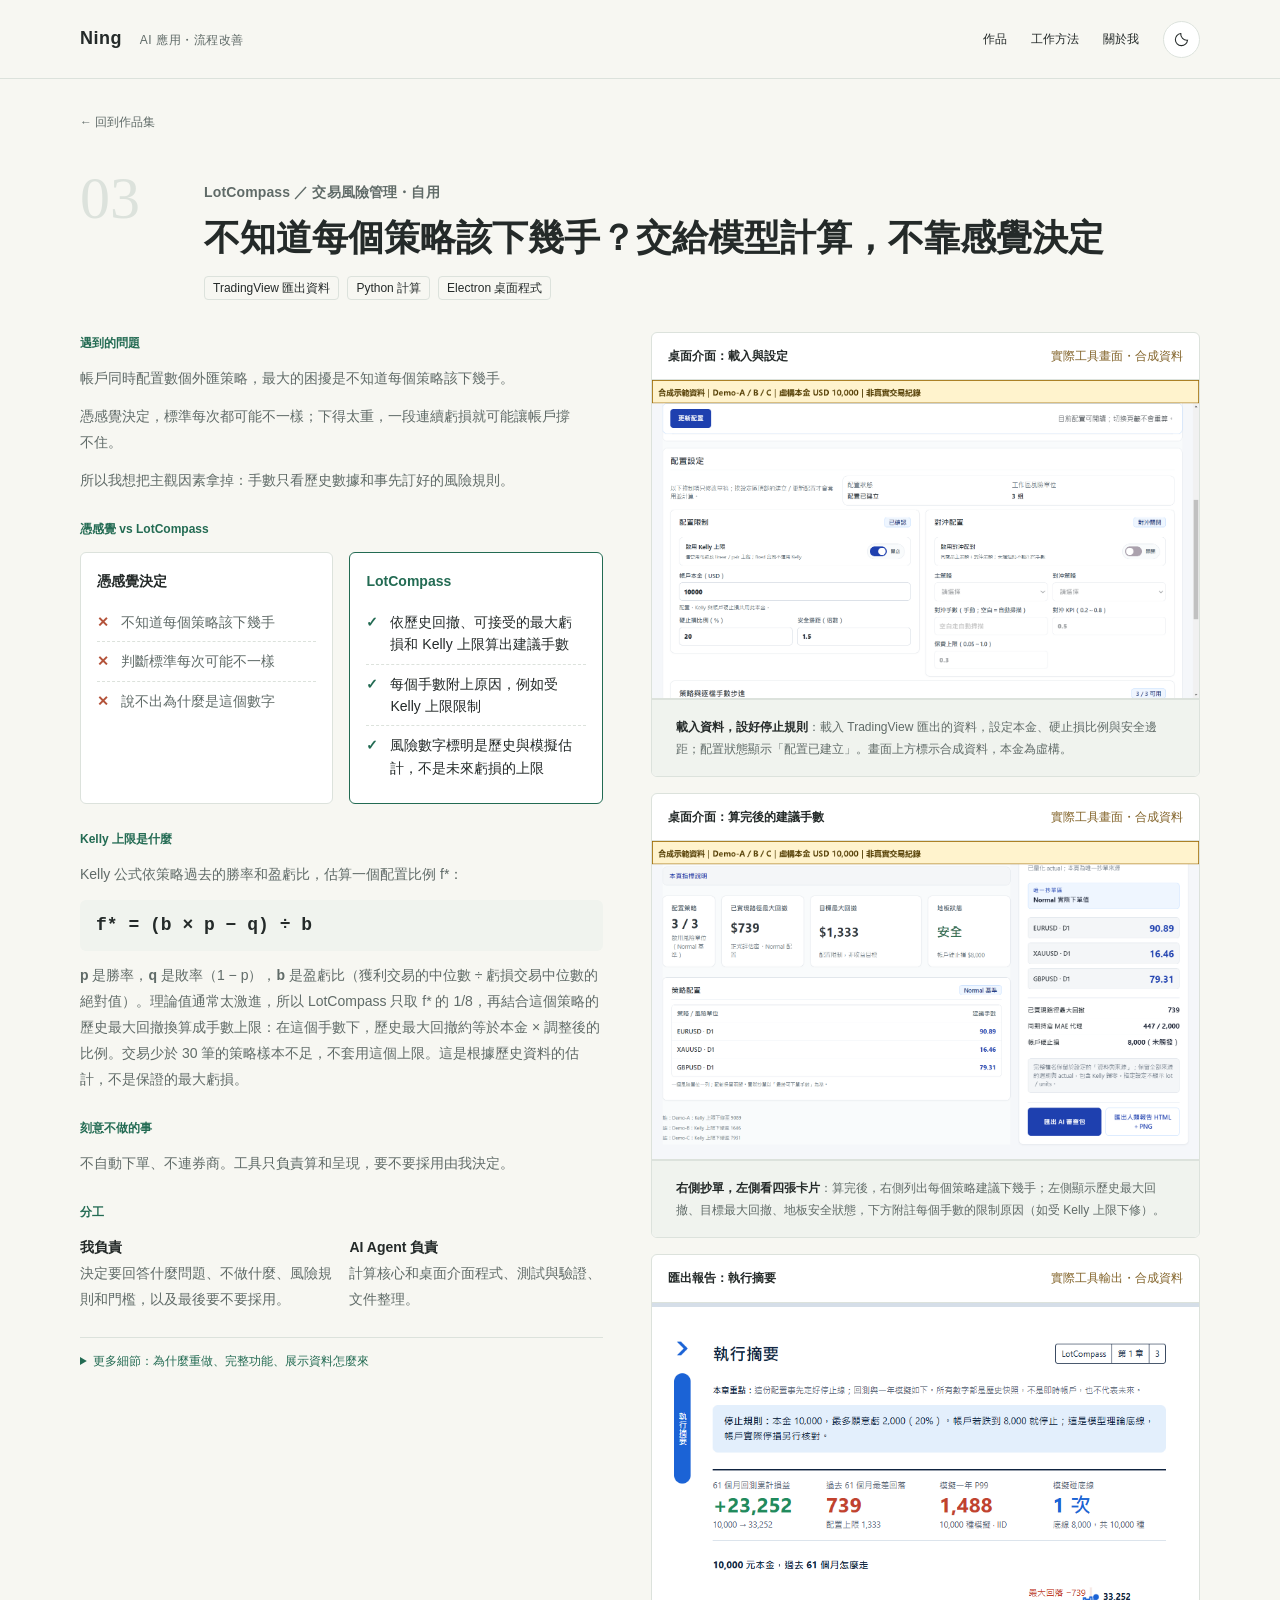
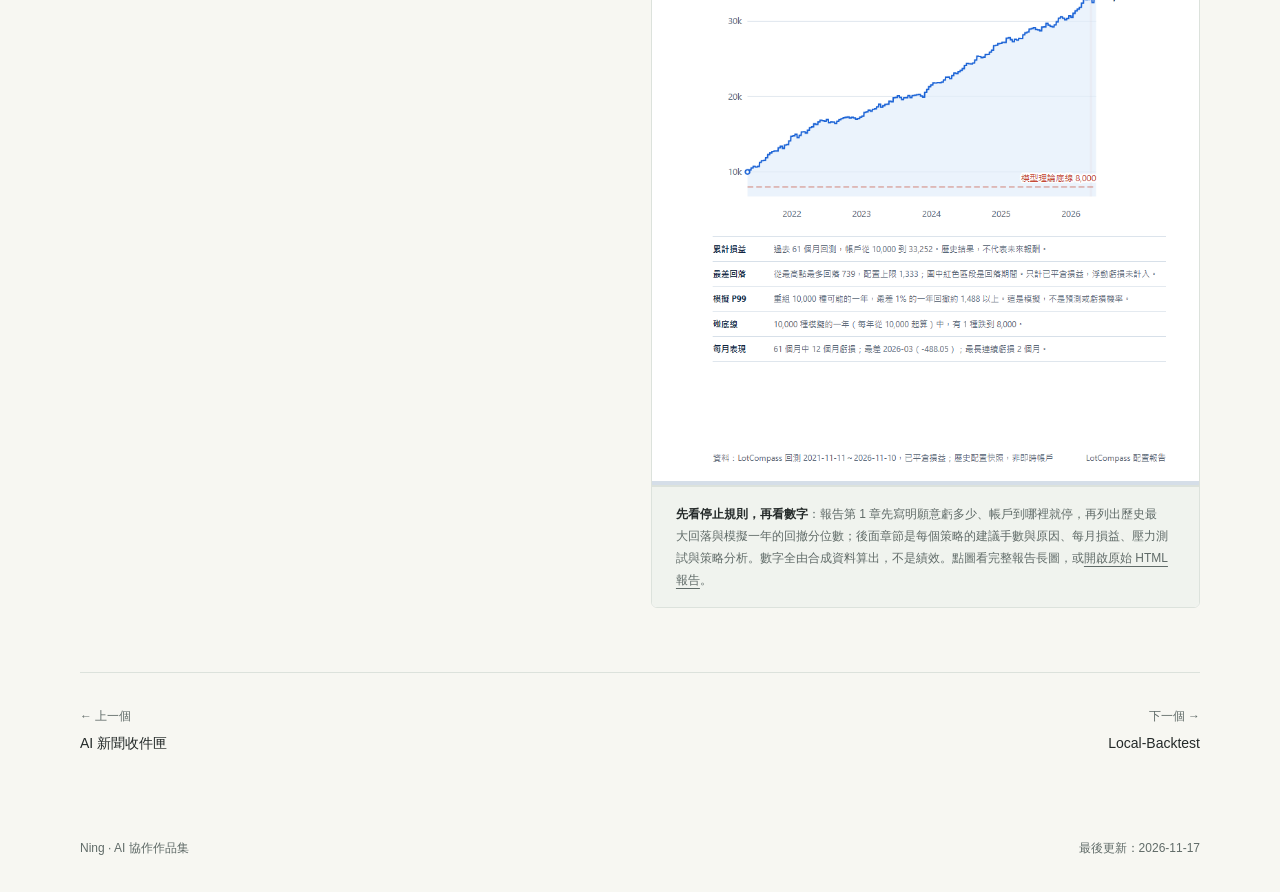
<file: lotcompass.html>
<!doctype html>
<html lang="zh-Hant">
<head>
<meta charset="utf-8"><meta name="viewport" content="width=device-width, initial-scale=1">
<meta name="color-scheme" content="light dark">
<meta name="description" content="Ning 的作品：把 TradingView 策略交易紀錄算成建議手數，附歷史回撤與模擬風險估計（合成資料展示）。">
<title>LotCompass｜Ning</title>
<link rel="icon" href="favicon.svg" type="image/svg+xml">
<meta property="og:type" content="website"><meta property="og:title" content="LotCompass｜Ning"><meta property="og:description" content="Ning 的作品：把 TradingView 策略交易紀錄算成建議手數，附歷史回撤與模擬風險估計（合成資料展示）。">
<link rel="stylesheet" href="style.css">

</head>
<body class="case-page">
<a class="skip" href="#main">跳到主要內容</a>
<header class="top"><nav class="nav wrap" aria-label="主要導覽"><a href="index.html" class="brand">Ning <span>AI 應用・流程改善</span></a><div class="links"><a href="index.html#works">作品</a><a href="index.html#method">工作方法</a><a href="index.html#approach" class="about-link">關於我</a><button class="theme" type="button" aria-label="切換深淺色模式" aria-pressed="false" hidden><svg width="17" height="17" viewBox="0 0 24 24" fill="none" stroke="currentColor" stroke-width="1.5" aria-hidden="true"><path d="M20.5 13A8.6 8.6 0 0 1 11 3.5 8.6 8.6 0 1 0 20.5 13Z"/></svg></button></div></nav></header>
<main id="main" class="wrap">
<a class="back" href="index.html#works">← 回到作品集</a>
<article class="case" aria-labelledby="t"><div class="case-title"><div class="case-no" aria-hidden="true">03</div><div><p class="eyebrow">LotCompass ／ 交易風險管理・自用</p><h2 id="t">不知道每個策略該下幾手？交給模型計算，不靠感覺決定</h2><div class="uses"><span>TradingView 匯出資料</span><span>Python 計算</span><span>Electron 桌面程式</span></div></div></div>
<div class="case-grid"><div class="prose">
<div class="story-block"><div class="body-label">遇到的問題</div><p>帳戶同時配置數個外匯策略，最大的困擾是不知道每個策略該下幾手。</p><p>憑感覺決定，標準每次都可能不一樣；下得太重，一段連續虧損就可能讓帳戶撐不住。</p><p>所以我想把主觀因素拿掉：手數只看歷史數據和事先訂好的風險規則。</p></div><div class="story-block"><div class="body-label">憑感覺 vs LotCompass</div><div class="ba"><div class="before"><h4>憑感覺決定</h4><ul><li>不知道每個策略該下幾手</li><li>判斷標準每次可能不一樣</li><li>說不出為什麼是這個數字</li></ul></div><div class="after"><h4>LotCompass</h4><ul><li>依歷史回撤、可接受的最大虧損和 Kelly 上限算出建議手數</li><li>每個手數附上原因，例如受 Kelly 上限限制</li><li>風險數字標明是歷史與模擬估計，不是未來虧損的上限</li></ul></div></div></div><div class="story-block"><div class="body-label">Kelly 上限是什麼</div><p>Kelly 公式依策略過去的勝率和盈虧比，估算一個配置比例 f*：</p><p class="formula">f* = (b × p − q) ÷ b</p><p><strong>p</strong> 是勝率，<strong>q</strong> 是敗率（1 − p），<strong>b</strong> 是盈虧比（獲利交易的中位數 ÷ 虧損交易中位數的絕對值）。理論值通常太激進，所以 LotCompass 只取 f* 的 1/8，再結合這個策略的歷史最大回撤換算成手數上限：在這個手數下，歷史最大回撤約等於本金 × 調整後的比例。交易少於 30 筆的策略樣本不足，不套用這個上限。這是根據歷史資料的估計，不是保證的最大虧損。</p></div><div class="story-block"><div class="body-label">刻意不做的事</div><p>不自動下單、不連券商。工具只負責算和呈現，要不要採用由我決定。</p></div><div class="story-block"><div class="body-label">分工</div><div class="split-plain"><div><strong>我負責</strong>決定要回答什麼問題、不做什麼、風險規則和門檻，以及最後要不要採用。</div><div><strong>AI Agent 負責</strong>計算核心和桌面介面程式、測試與驗證、文件整理。</div></div></div><details><summary>更多細節：為什麼重做、完整功能、展示資料怎麼來</summary><p><strong>為什麼重做：</strong>之前做過一版類似的工具，承諾要守住帳戶 20% 的停損線，重新檢查後發現計算撐不起這個承諾，也陸續找到嚴重錯誤；繼續修補只會越來越亂，所以重新做了 LotCompass。</p><p><strong>功能：</strong>資料對不上就具名拒絕，不用猜的；所有策略用同一段評估區間計算；列出歷史最大回撤、模擬一年的回撤分位數，以及同期持倉的 MAE 代理估計（不是實際帳戶浮虧）；暫停策略前必須逐項人工確認；同一次計算匯出給 AI 讀的 JSON 和給人看的 HTML，JSON 再交給 Skill 產出每次週期檢視的報告。</p><p><strong>展示資料：</strong>三個示範策略（Demo-A、B、C）的交易紀錄由程式隨機產生，本金設為虛構的 10,000 美元。報告裡的手數、權益曲線與績效都是合成結果，不是我的交易績效，也不是投資建議。報告格式為 LotCompass 2.2.0。</p></details>
</div>
<div><figure class="sample"><div class="sample-bar"><strong>桌面介面：載入與設定</strong><span class="demo-tag">實際工具畫面・合成資料</span></div><a class="shot" href="assets/lc-ui-settings.png" target="_blank" rel="noopener"><img src="assets/lc-ui-settings.png" alt="LotCompass 桌面設定畫面：載入三組合成策略資料，設定本金 10,000 美元、硬止損 20%、安全邊距 1.5 倍，開啟 Kelly 上限" width="1024" height="600" loading="lazy"></a><figcaption class="sample-note"><strong>載入資料，設好停止規則</strong>：載入 TradingView 匯出的資料，設定本金、硬止損比例與安全邊距；配置狀態顯示「配置已建立」。畫面上方標示合成資料，本金為虛構。</figcaption></figure><figure class="sample"><div class="sample-bar"><strong>桌面介面：算完後的建議手數</strong><span class="demo-tag">實際工具畫面・合成資料</span></div><a class="shot" href="assets/lc-ui-sizing.png" target="_blank" rel="noopener"><img src="assets/lc-ui-sizing.png" alt="LotCompass 桌面手數畫面：三個示範策略各自的建議手數，左側四卡顯示歷史最大回撤、目標最大回撤與地板狀態" width="1024" height="600" loading="lazy"></a><figcaption class="sample-note"><strong>右側抄單，左側看四張卡片</strong>：算完後，右側列出每個策略建議下幾手；左側顯示歷史最大回撤、目標最大回撤、地板安全狀態，下方附註每個手數的限制原因（如受 Kelly 上限下修）。</figcaption></figure><figure class="sample"><div class="sample-bar"><strong>匯出報告：執行摘要</strong><span class="demo-tag">實際工具輸出・合成資料</span></div><a class="shot" href="assets/lotcompass-report-full.png" target="_blank" rel="noopener"><img src="assets/lotcompass-report-summary.png" alt="LotCompass D 版報告第 1 章執行摘要：停止規則、回測累計損益、最大回落、模擬一年 P99、模擬碰底線次數與本金成長圖，資料全為合成" width="794" height="1135" loading="lazy"></a><figcaption class="sample-note"><strong>先看停止規則，再看數字</strong>：報告第 1 章先寫明願意虧多少、帳戶到哪裡就停，再列出歷史最大回落與模擬一年的回撤分位數；後面章節是每個策略的建議手數與原因、每月損益、壓力測試與策略分析。數字全由合成資料算出，不是績效。點圖看完整報告長圖，或<a class="inline-link" href="assets/lotcompass-report.html" target="_blank" rel="noopener">開啟原始 HTML 報告</a>。</figcaption></figure></div></div></article>
<nav class="case-nav" aria-label="作品切換"><a href="inbox.html"><small>← 上一個</small>AI 新聞收件匣</a><a class="next" href="local-backtest.html"><small>下一個 →</small>Local-Backtest</a></nav>
<footer><div>Ning · AI 協作作品集</div><div class="footer-right">最後更新：2026-11-17</div></footer>
</main>
<script src="theme.js"></script>
</body></html>
</file>
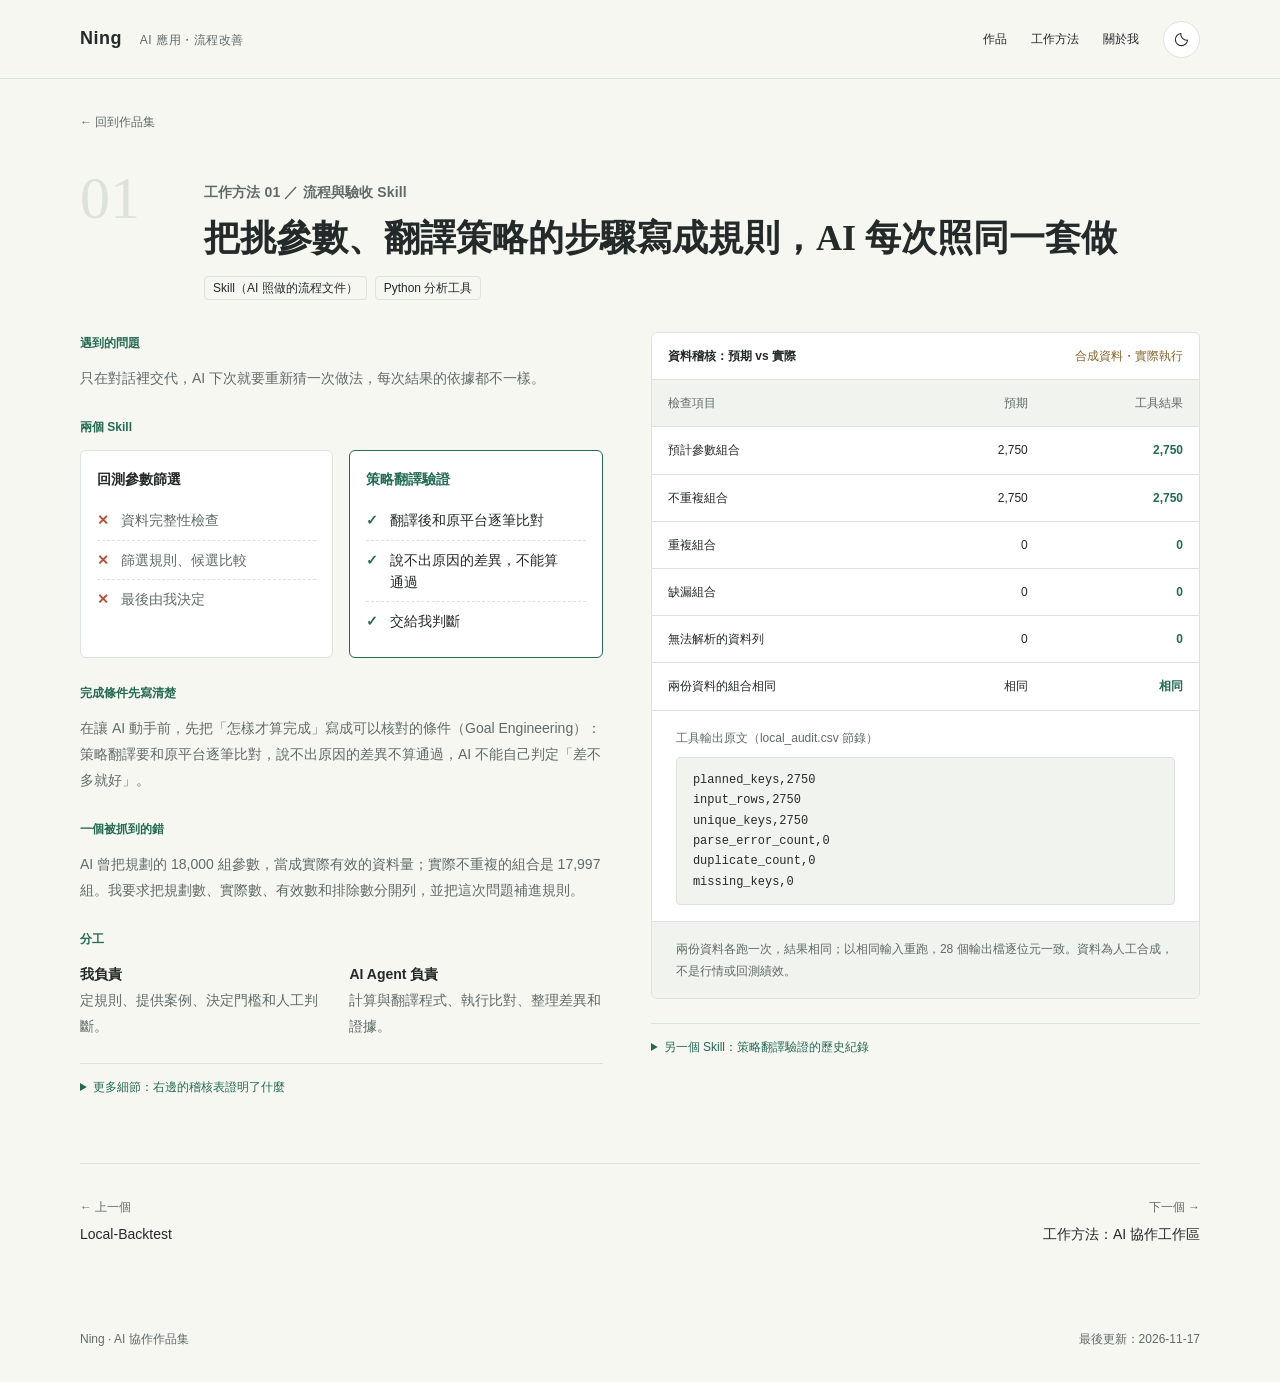
<file: skills.html>
<!doctype html>
<html lang="zh-Hant">
<head>
<meta charset="utf-8"><meta name="viewport" content="width=device-width, initial-scale=1">
<meta name="color-scheme" content="light dark">
<meta name="description" content="Ning 的工作方法：把回測參數篩選與策略翻譯的步驟寫成 AI 照做的規則，並留下可核對的紀錄。">
<title>流程與驗收 Skill｜Ning</title>
<link rel="icon" href="favicon.svg" type="image/svg+xml">
<meta property="og:type" content="website"><meta property="og:title" content="流程與驗收 Skill｜Ning"><meta property="og:description" content="Ning 的工作方法：把回測參數篩選與策略翻譯的步驟寫成 AI 照做的規則，並留下可核對的紀錄。">
<link rel="stylesheet" href="style.css">

</head>
<body class="case-page">
<a class="skip" href="#main">跳到主要內容</a>
<header class="top"><nav class="nav wrap" aria-label="主要導覽"><a href="index.html" class="brand">Ning <span>AI 應用・流程改善</span></a><div class="links"><a href="index.html#works">作品</a><a href="index.html#method">工作方法</a><a href="index.html#approach" class="about-link">關於我</a><button class="theme" type="button" aria-label="切換深淺色模式" aria-pressed="false" hidden><svg width="17" height="17" viewBox="0 0 24 24" fill="none" stroke="currentColor" stroke-width="1.5" aria-hidden="true"><path d="M20.5 13A8.6 8.6 0 0 1 11 3.5 8.6 8.6 0 1 0 20.5 13Z"/></svg></button></div></nav></header>
<main id="main" class="wrap">
<a class="back" href="index.html#method">← 回到作品集</a>
<article class="case" aria-labelledby="t"><div class="case-title"><div class="case-no" aria-hidden="true">01</div><div><p class="eyebrow">工作方法 01 ／ 流程與驗收 Skill</p><h2 id="t">把挑參數、翻譯策略的步驟寫成規則，AI 每次照同一套做</h2><div class="uses"><span>Skill（AI 照做的流程文件）</span><span>Python 分析工具</span></div></div></div>
<div class="case-grid"><div class="prose">
<div class="story-block"><div class="body-label">遇到的問題</div><p>只在對話裡交代，AI 下次就要重新猜一次做法，每次結果的依據都不一樣。</p></div><div class="story-block"><div class="body-label">兩個 Skill</div><div class="ba"><div class="before"><h4>回測參數篩選</h4><ul><li>資料完整性檢查</li><li>篩選規則、候選比較</li><li>最後由我決定</li></ul></div><div class="after"><h4>策略翻譯驗證</h4><ul><li>翻譯後和原平台逐筆比對</li><li>說不出原因的差異，不能算通過</li><li>交給我判斷</li></ul></div></div></div><div class="story-block"><div class="body-label">完成條件先寫清楚</div><p>在讓 AI 動手前，先把「怎樣才算完成」寫成可以核對的條件（Goal Engineering）：策略翻譯要和原平台逐筆比對，說不出原因的差異不算通過，AI 不能自己判定「差不多就好」。</p></div><div class="story-block"><div class="body-label">一個被抓到的錯</div><p>AI 曾把規劃的 18,000 組參數，當成實際有效的資料量；實際不重複的組合是 17,997 組。我要求把規劃數、實際數、有效數和排除數分開列，並把這次問題補進規則。</p></div><div class="story-block"><div class="body-label">分工</div><div class="split-plain"><div><strong>我負責</strong>定規則、提供案例、決定門檻和人工判斷。</div><div><strong>AI Agent 負責</strong>計算與翻譯程式、執行比對、整理差異和證據。</div></div></div><details><summary>更多細節：右邊的稽核表證明了什麼</summary><p>用兩份各 2,750 列的合成資料交給分析工具執行，先核對資料完整、有無重複，再比較兩份結果。資料是刻意做成完整、不重複的，所以預期全部通過。</p><p>這只證明工具能正確計數；沒有餵入有問題的資料，所以不證明它會攔下錯誤。停止條件是 AI 執行 Skill 時的規則，不是工具內建功能。驗證有指定案例與適用條件，不代表所有策略都適用。</p></details>
</div>
<div><div class="sample"><div class="sample-bar"><strong>資料稽核：預期 vs 實際</strong><span class="demo-tag">合成資料・實際執行</span></div><div class="table-scroll"><table class="check-table"><thead><tr><th scope="col">檢查項目</th><th scope="col">預期</th><th scope="col">工具結果</th></tr></thead><tbody><tr><td>預計參數組合</td><td>2,750</td><td class="pass">2,750</td></tr><tr><td>不重複組合</td><td>2,750</td><td class="pass">2,750</td></tr><tr><td>重複組合</td><td>0</td><td class="pass">0</td></tr><tr><td>缺漏組合</td><td>0</td><td class="pass">0</td></tr><tr><td>無法解析的資料列</td><td>0</td><td class="pass">0</td></tr><tr><td>兩份資料的組合相同</td><td>相同</td><td class="pass">相同</td></tr></tbody></table></div><div class="raw"><div class="raw-label">工具輸出原文（local_audit.csv 節錄）</div><pre>planned_keys,2750
input_rows,2750
unique_keys,2750
parse_error_count,0
duplicate_count,0
missing_keys,0</pre></div><div class="sample-note">兩份資料各跑一次，結果相同；以相同輸入重跑，28 個輸出檔逐位元一致。資料為人工合成，不是行情或回測績效。</div></div>
<details class="history"><summary>另一個 Skill：策略翻譯驗證的歷史紀錄</summary><div class="table-scroll"><table><thead><tr><th scope="col">案例</th><th scope="col">檢查什麼</th><th scope="col">紀錄結果</th></tr></thead><tbody><tr><td>保留題</td><td>交易進出場時間</td><td>260 筆全同</td></tr><tr><td>新對話題</td><td>Skill 觸發與結果</td><td>384 列全同</td></tr><tr><td>未知差異</td><td>原因是否有證據</td><td>交人工裁決</td></tr></tbody></table></div><p>依 Skill 版本紀錄整理，非本輪重跑。時間相同不代表成交價與損益全同，也不是投資績效保證。</p></details></div></div></article>
<nav class="case-nav" aria-label="作品切換"><a href="local-backtest.html"><small>← 上一個</small>Local-Backtest</a><a class="next" href="workspace.html"><small>下一個 →</small>工作方法：AI 協作工作區</a></nav>
<footer><div>Ning · AI 協作作品集</div><div class="footer-right">最後更新：2026-11-17</div></footer>
</main>
<script src="theme.js"></script>
</body></html>
</file>
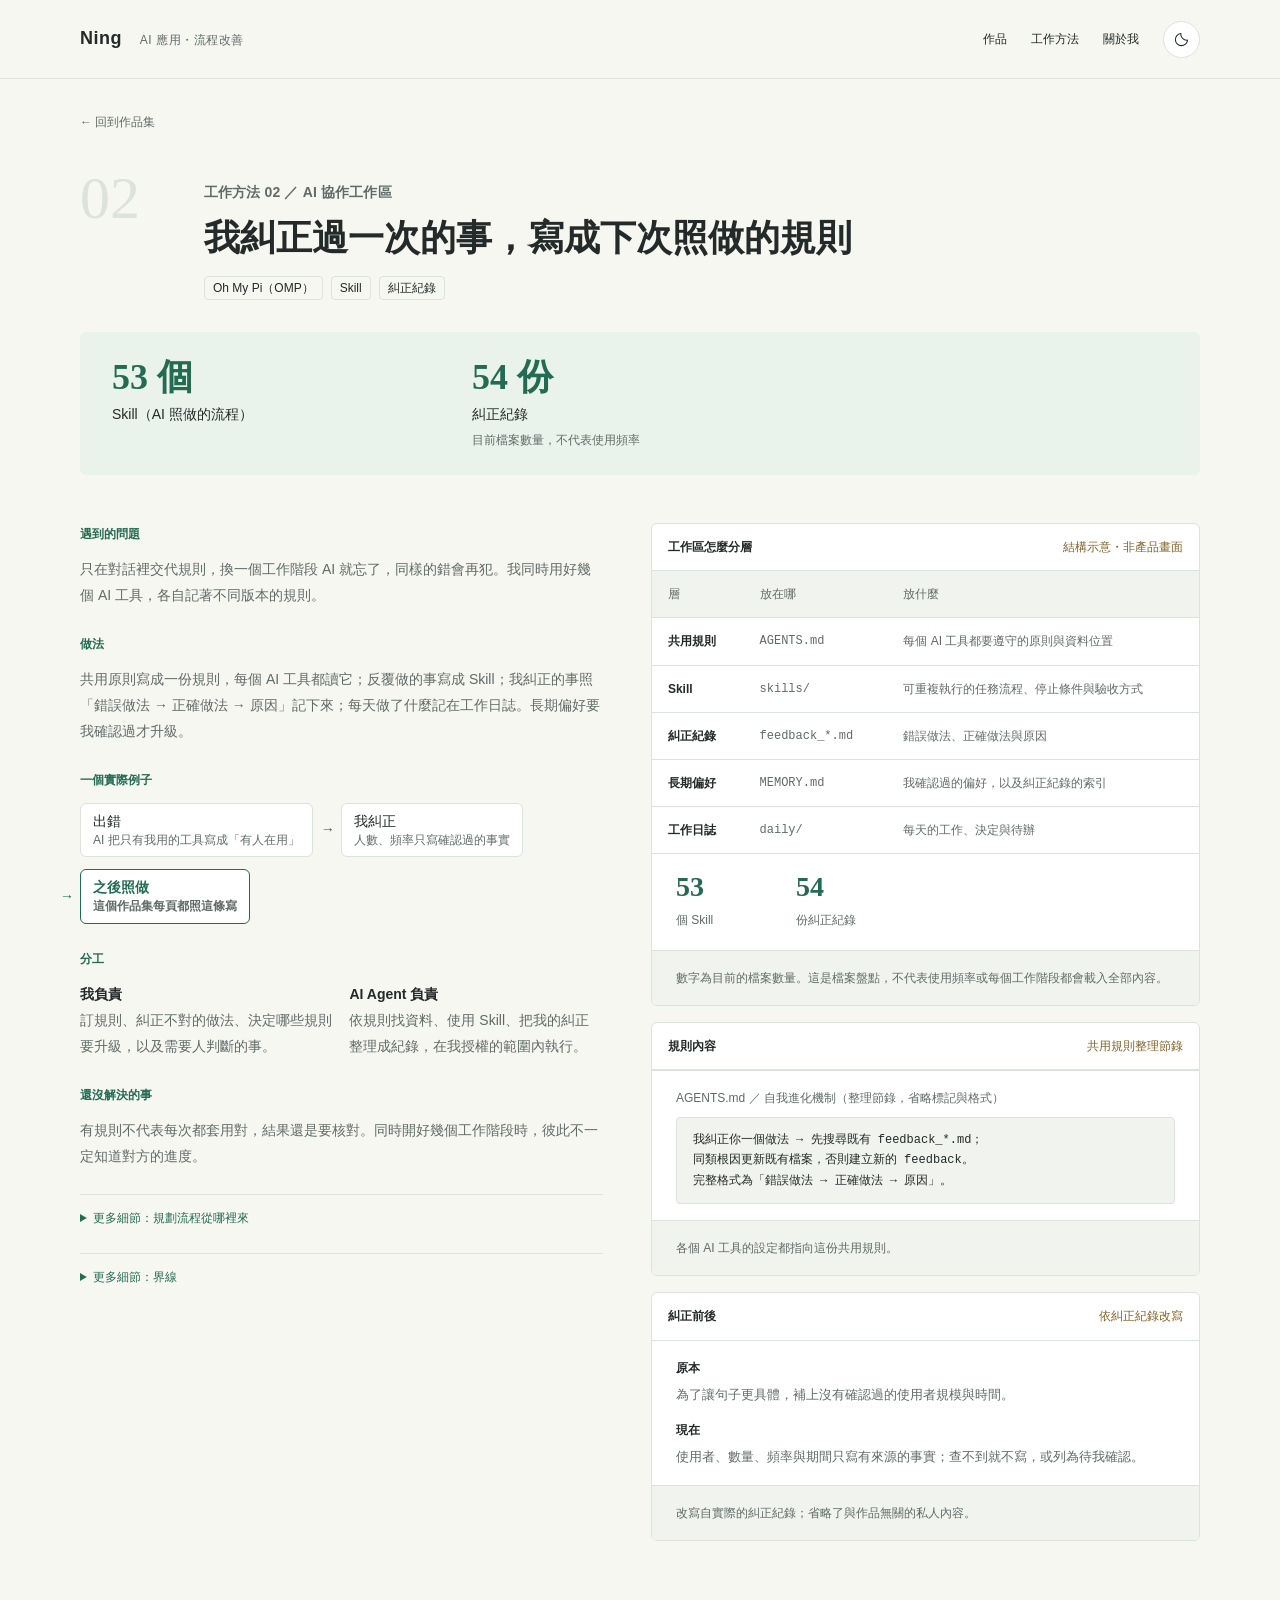
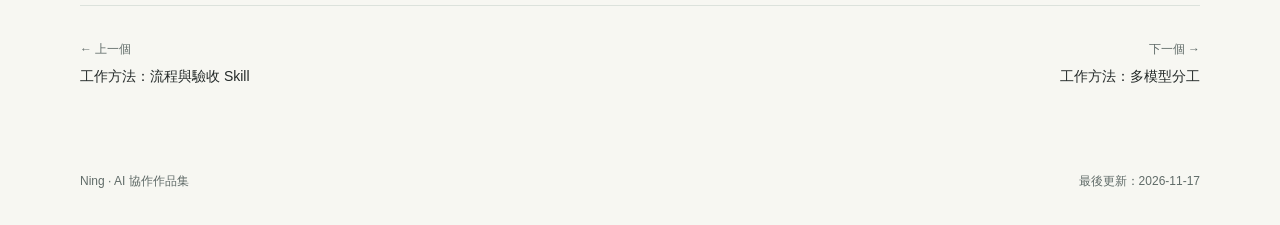
<file: workspace.html>
<!doctype html>
<html lang="zh-Hant">
<head>
<meta charset="utf-8"><meta name="viewport" content="width=device-width, initial-scale=1">
<meta name="color-scheme" content="light dark">
<meta name="description" content="Ning 的工作方法：把共用規則、Skill、糾正紀錄和工作日誌分層保存，讓多個 AI 照同一套規則做事。">
<title>AI 協作工作區｜Ning</title>
<link rel="icon" href="favicon.svg" type="image/svg+xml">
<meta property="og:type" content="website"><meta property="og:title" content="AI 協作工作區｜Ning"><meta property="og:description" content="Ning 的工作方法：把共用規則、Skill、糾正紀錄和工作日誌分層保存，讓多個 AI 照同一套規則做事。">
<link rel="stylesheet" href="style.css">
<style>.layer-table td:first-child{white-space:nowrap;color:var(--ink);font-weight:600}.layer-table td:nth-child(2){font-family:"Cascadia Mono",Consolas,monospace;font-size:12px;white-space:nowrap}.layer-table td{color:var(--muted)}.counts{display:flex;gap:24px;flex-wrap:wrap;padding:16px 24px;border-top:1px solid var(--line)}.counts div{min-width:96px}.counts b{display:block;font:600 28px/1.2 Georgia,"PMingLiU",serif;color:var(--accent)}.counts span{font-size:12px;color:var(--muted)}.ba-pair{padding:16px 24px;display:grid;gap:12px}.ba-pair div{font-size:13px;color:var(--muted)}.ba-pair b{display:block;font-size:12px;margin-bottom:4px;color:var(--ink)}.case-grid>div{min-width:0}</style>
</head>
<body class="case-page">
<a class="skip" href="#main">跳到主要內容</a>
<header class="top"><nav class="nav wrap" aria-label="主要導覽"><a href="index.html" class="brand">Ning <span>AI 應用・流程改善</span></a><div class="links"><a href="index.html#works">作品</a><a href="index.html#method">工作方法</a><a href="index.html#approach" class="about-link">關於我</a><button class="theme" type="button" aria-label="切換深淺色模式" aria-pressed="false" hidden><svg width="17" height="17" viewBox="0 0 24 24" fill="none" stroke="currentColor" stroke-width="1.5" aria-hidden="true"><path d="M20.5 13A8.6 8.6 0 0 1 11 3.5 8.6 8.6 0 1 0 20.5 13Z"/></svg></button></div></nav></header>
<main id="main" class="wrap">
<a class="back" href="index.html#method">← 回到作品集</a>
<article class="case" aria-labelledby="t"><div class="case-title"><div class="case-no" aria-hidden="true">02</div><div><p class="eyebrow">工作方法 02 ／ AI 協作工作區</p><h2 id="t">我糾正過一次的事，寫成下次照做的規則</h2><div class="uses"><span>Oh My Pi（OMP）</span><span>Skill</span><span>糾正紀錄</span></div></div></div>
<div class="outcome-band"><div><b>53 個</b><span>Skill（AI 照做的流程）</span></div><div><b>54 份</b><span>糾正紀錄</span><small>目前檔案數量，不代表使用頻率</small></div></div><div class="case-grid"><div class="prose">
<div class="story-block"><div class="body-label">遇到的問題</div><p>只在對話裡交代規則，換一個工作階段 AI 就忘了，同樣的錯會再犯。我同時用好幾個 AI 工具，各自記著不同版本的規則。</p></div><div class="story-block"><div class="body-label">做法</div><p>共用原則寫成一份規則，每個 AI 工具都讀它；反覆做的事寫成 Skill；我糾正的事照「錯誤做法 → 正確做法 → 原因」記下來；每天做了什麼記在工作日誌。長期偏好要我確認過才升級。</p></div><div class="story-block"><div class="body-label">一個實際例子</div><ol class="flowline"><li>出錯<small>AI 把只有我用的工具寫成「有人在用」</small></li><li>我糾正<small>人數、頻率只寫確認過的事實</small></li><li class="me">之後照做<small>這個作品集每頁都照這條寫</small></li></ol></div><div class="story-block"><div class="body-label">分工</div><div class="split-plain"><div><strong>我負責</strong>訂規則、糾正不對的做法、決定哪些規則要升級，以及需要人判斷的事。</div><div><strong>AI Agent 負責</strong>依規則找資料、使用 Skill、把我的糾正整理成紀錄，在我授權的範圍內執行。</div></div></div><div class="story-block"><div class="body-label">還沒解決的事</div><p>有規則不代表每次都套用對，結果還是要核對。同時開好幾個工作階段時，彼此不一定知道對方的進度。</p></div><details><summary>更多細節：規劃流程從哪裡來</summary><p>規劃流程的起點是開源 Skill 庫 Superpowers（obra/superpowers）的 brainstorming：規劃確認前不寫程式、先比較方案再選。我把它簡化成中文版，再和自己的規劃、維護流程合併成 <code>project-planning</code>。「完成前要先有驗證證據」這條規則也沿用 Superpowers。</p></details><details><summary>更多細節：界線</summary><p>這是我個人的 AI 協作工作方法，不是對外產品，也不是 RAG 系統。工作區本身是私人的，這裡只展示結構和整理過的節錄。</p></details>
</div>
<div><figure class="sample"><div class="sample-bar"><strong>工作區怎麼分層</strong><span class="demo-tag">結構示意・非產品畫面</span></div><div class="table-scroll"><table class="layer-table"><thead><tr><th scope="col">層</th><th scope="col">放在哪</th><th scope="col">放什麼</th></tr></thead><tbody><tr><td>共用規則</td><td>AGENTS.md</td><td>每個 AI 工具都要遵守的原則與資料位置</td></tr><tr><td>Skill</td><td>skills/</td><td>可重複執行的任務流程、停止條件與驗收方式</td></tr><tr><td>糾正紀錄</td><td>feedback_*.md</td><td>錯誤做法、正確做法與原因</td></tr><tr><td>長期偏好</td><td>MEMORY.md</td><td>我確認過的偏好，以及糾正紀錄的索引</td></tr><tr><td>工作日誌</td><td>daily/</td><td>每天的工作、決定與待辦</td></tr></tbody></table></div><div class="counts"><div><b>53</b><span>個 Skill</span></div><div><b>54</b><span>份糾正紀錄</span></div></div><figcaption class="sample-note">數字為目前的檔案數量。這是檔案盤點，不代表使用頻率或每個工作階段都會載入全部內容。</figcaption></figure>
<figure class="sample"><div class="sample-bar"><strong>規則內容</strong><span class="demo-tag">共用規則整理節錄</span></div><div class="raw"><div class="raw-label">AGENTS.md ／ 自我進化機制（整理節錄，省略標記與格式）</div><pre>我糾正你一個做法 → 先搜尋既有 feedback_*.md；
同類根因更新既有檔案，否則建立新的 feedback。
完整格式為「錯誤做法 → 正確做法 → 原因」。</pre></div><figcaption class="sample-note">各個 AI 工具的設定都指向這份共用規則。</figcaption></figure>
<figure class="sample"><div class="sample-bar"><strong>糾正前後</strong><span class="demo-tag">依糾正紀錄改寫</span></div><div class="ba-pair"><div><b>原本</b>為了讓句子更具體，補上沒有確認過的使用者規模與時間。</div><div><b>現在</b>使用者、數量、頻率與期間只寫有來源的事實；查不到就不寫，或列為待我確認。</div></div><figcaption class="sample-note">改寫自實際的糾正紀錄；省略了與作品無關的私人內容。</figcaption></figure></div></div></article>
<nav class="case-nav" aria-label="作品切換"><a href="skills.html"><small>← 上一個</small>工作方法：流程與驗收 Skill</a><a class="next" href="agents.html"><small>下一個 →</small>工作方法：多模型分工</a></nav>
<footer><div>Ning · AI 協作作品集</div><div class="footer-right">最後更新：2026-11-17</div></footer>
</main>
<script src="theme.js"></script>
</body></html>
</file>
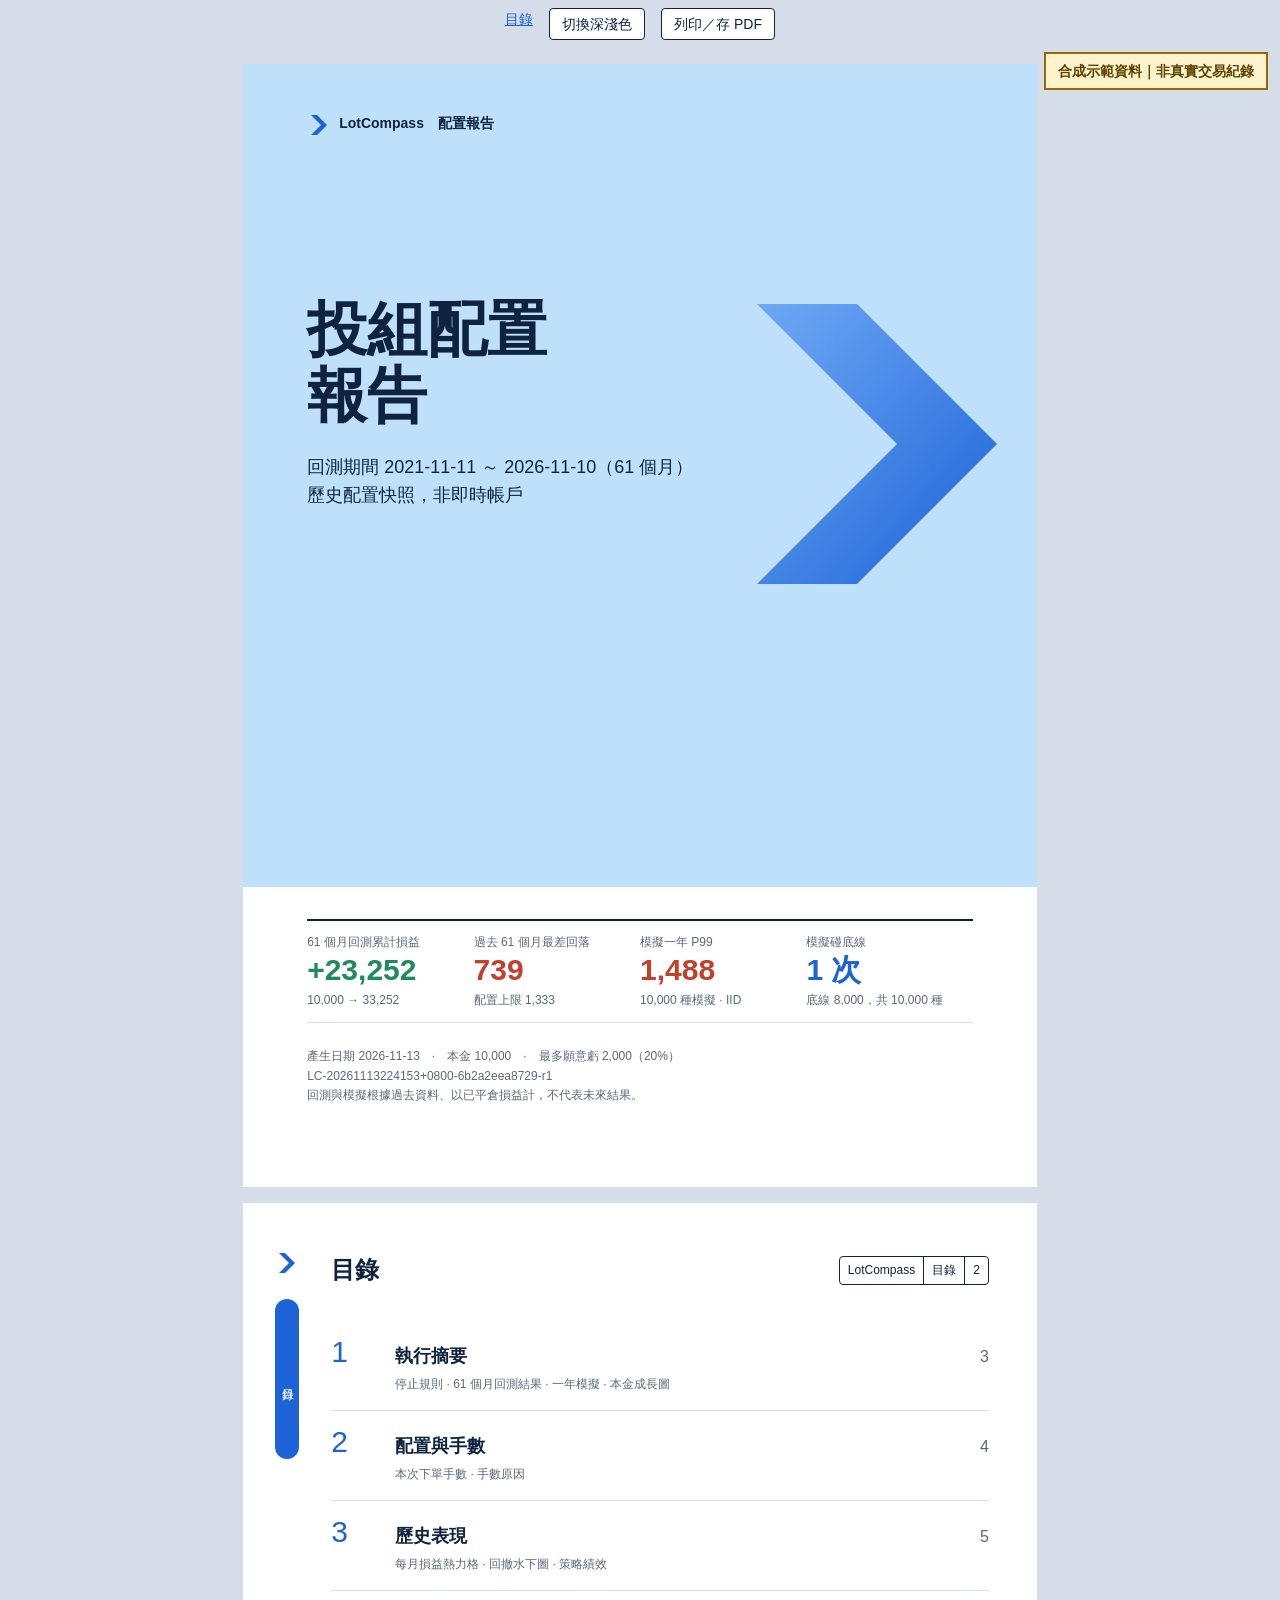
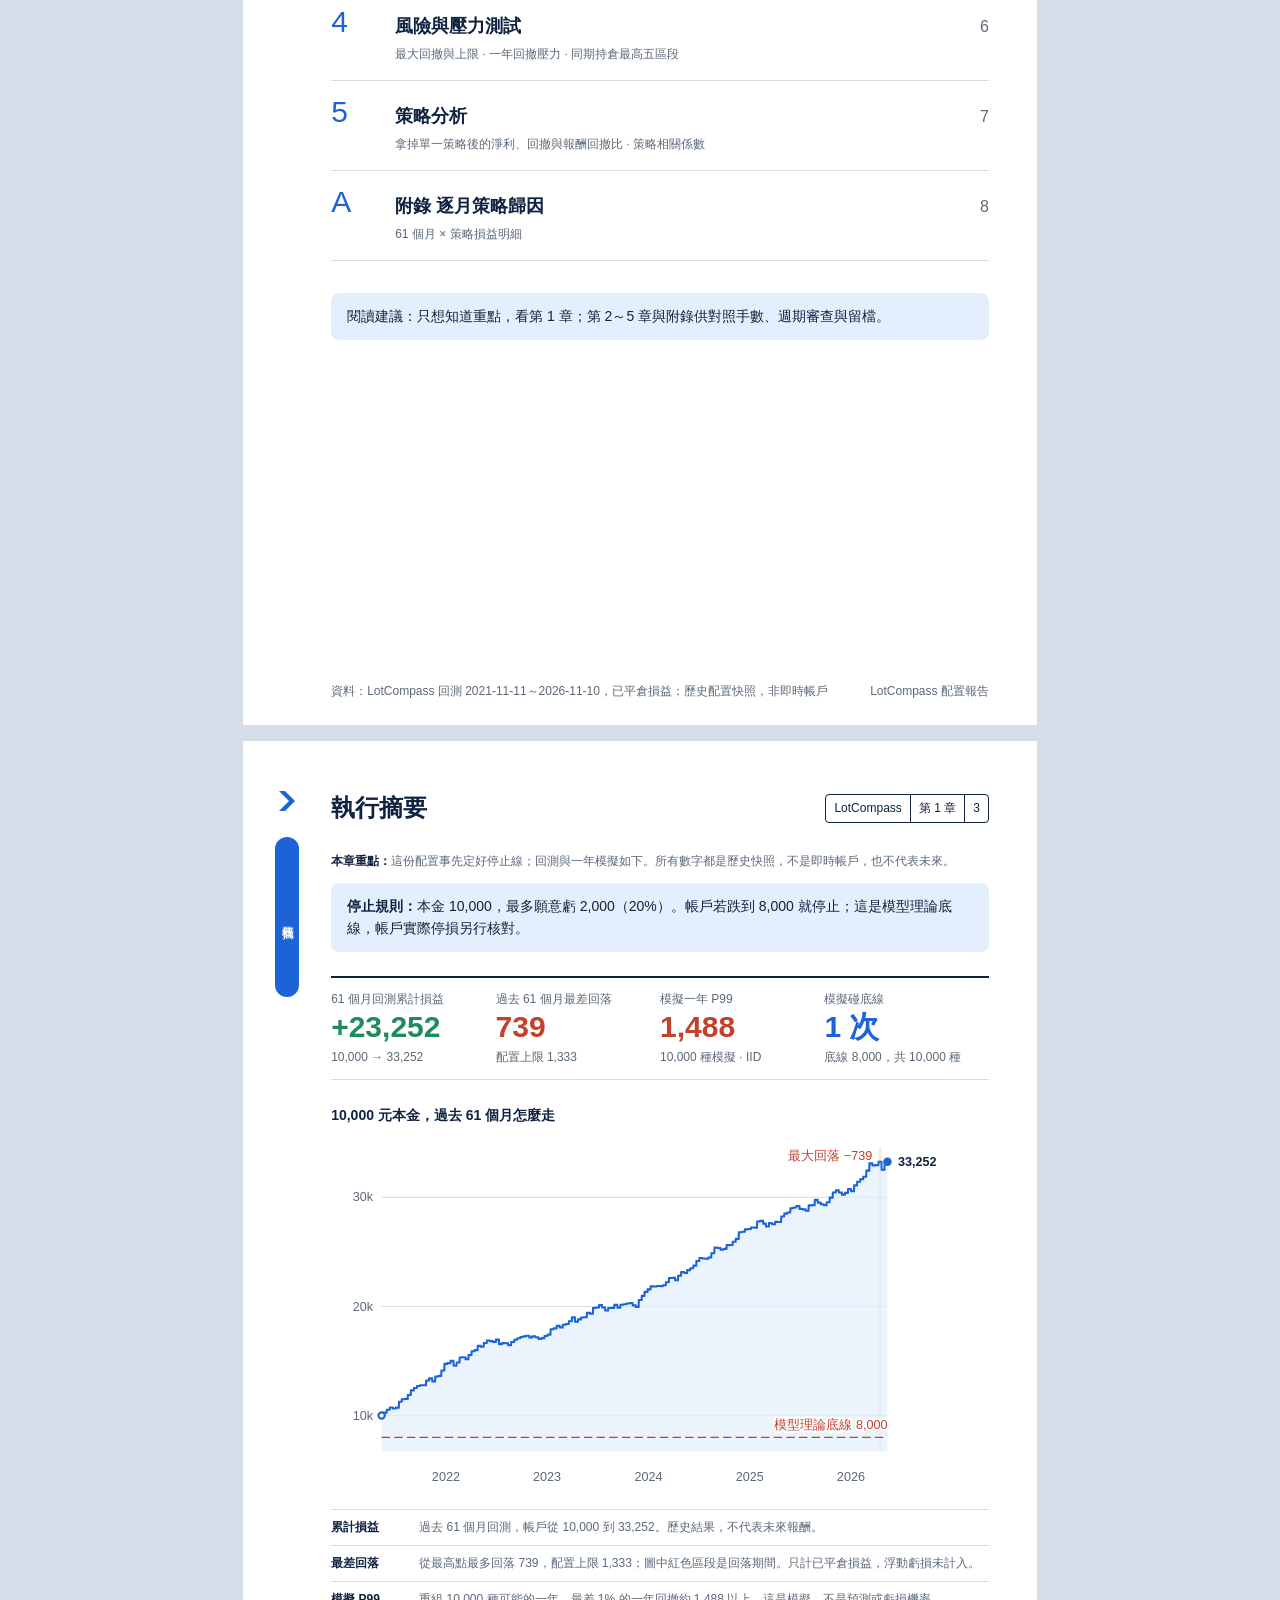
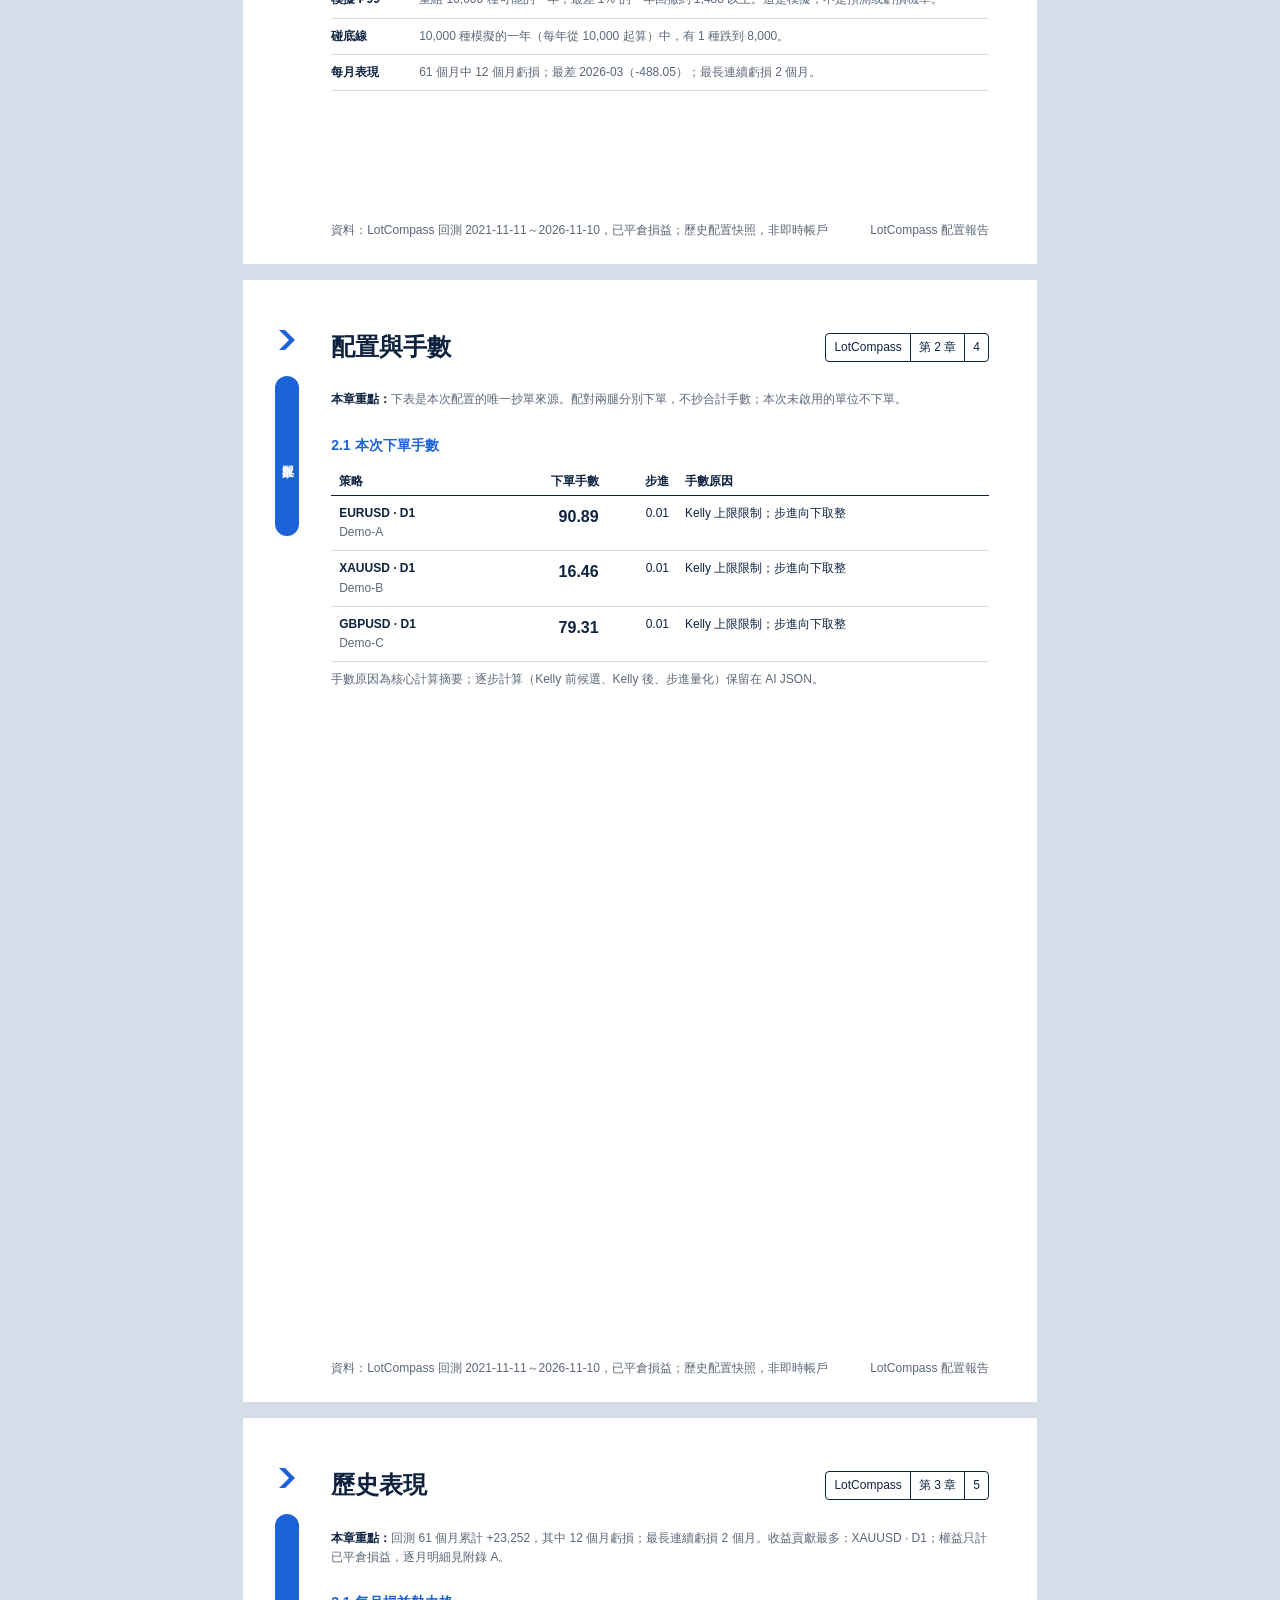
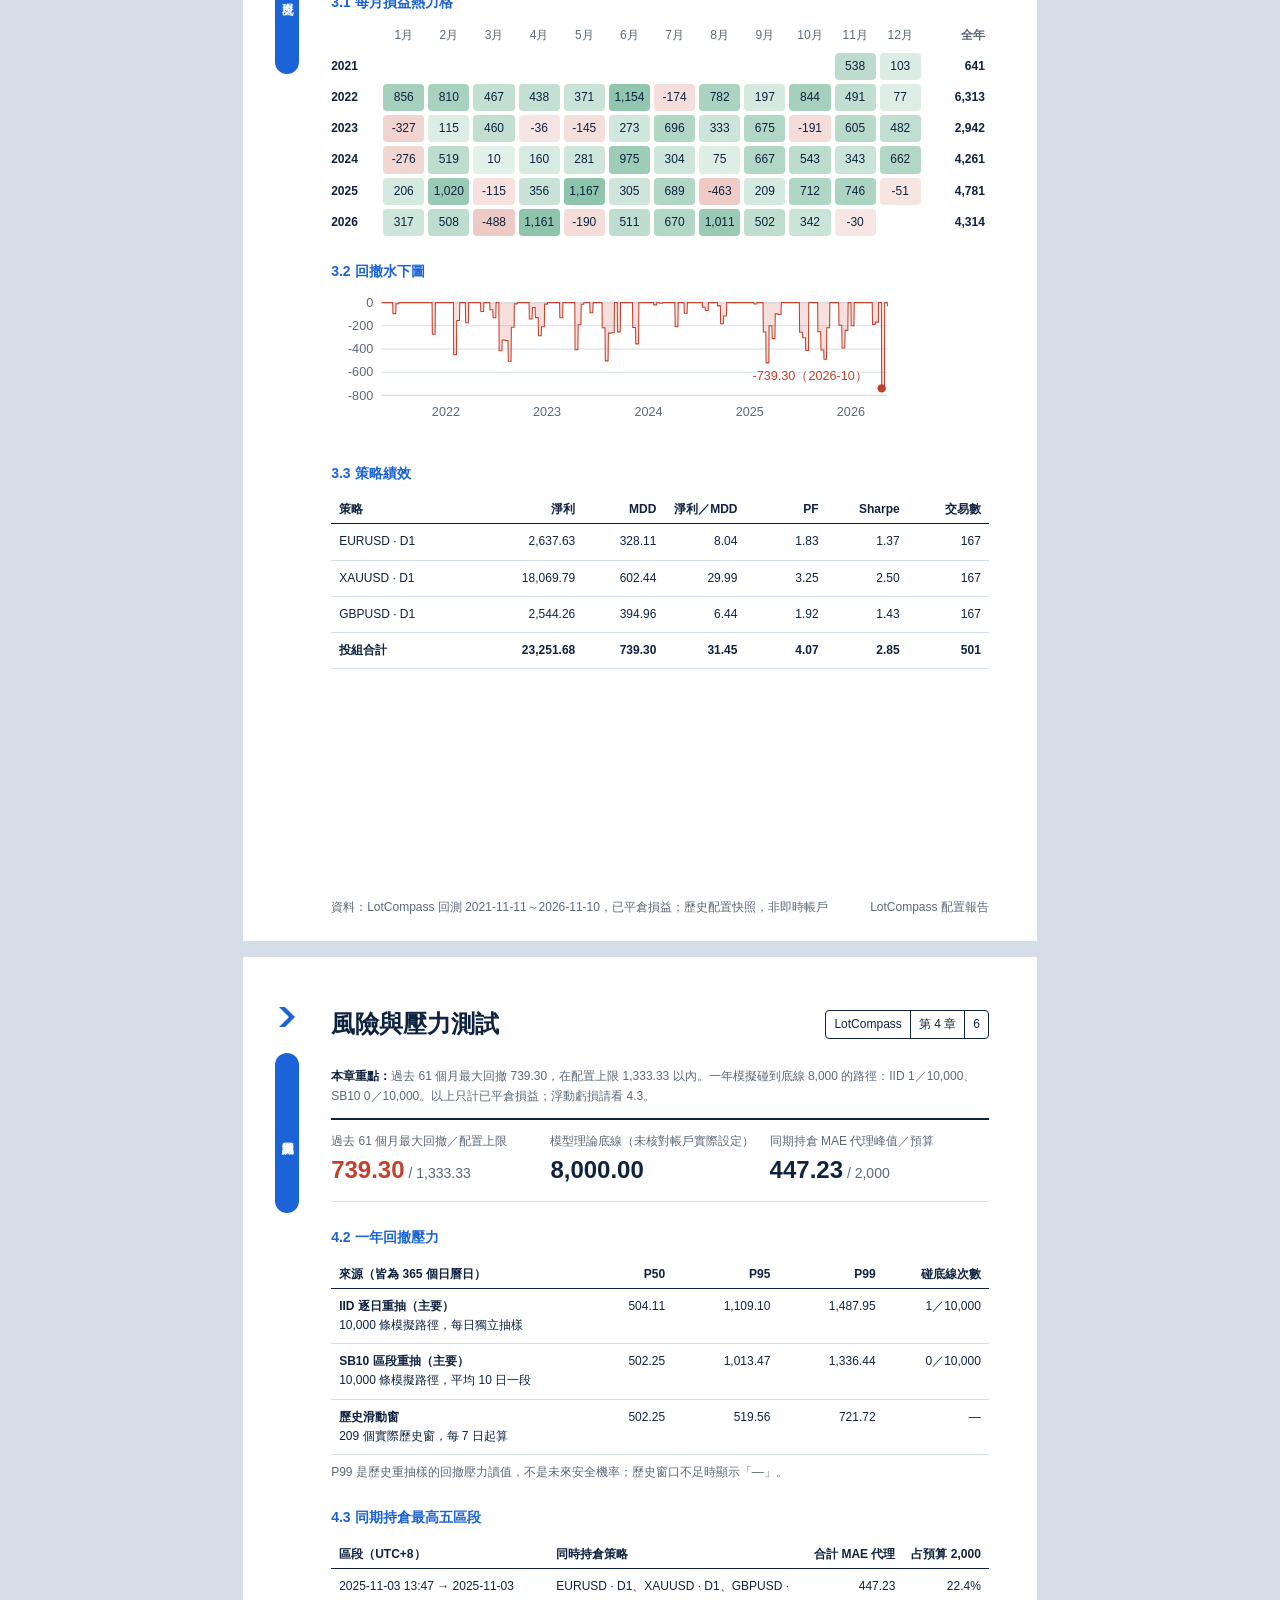
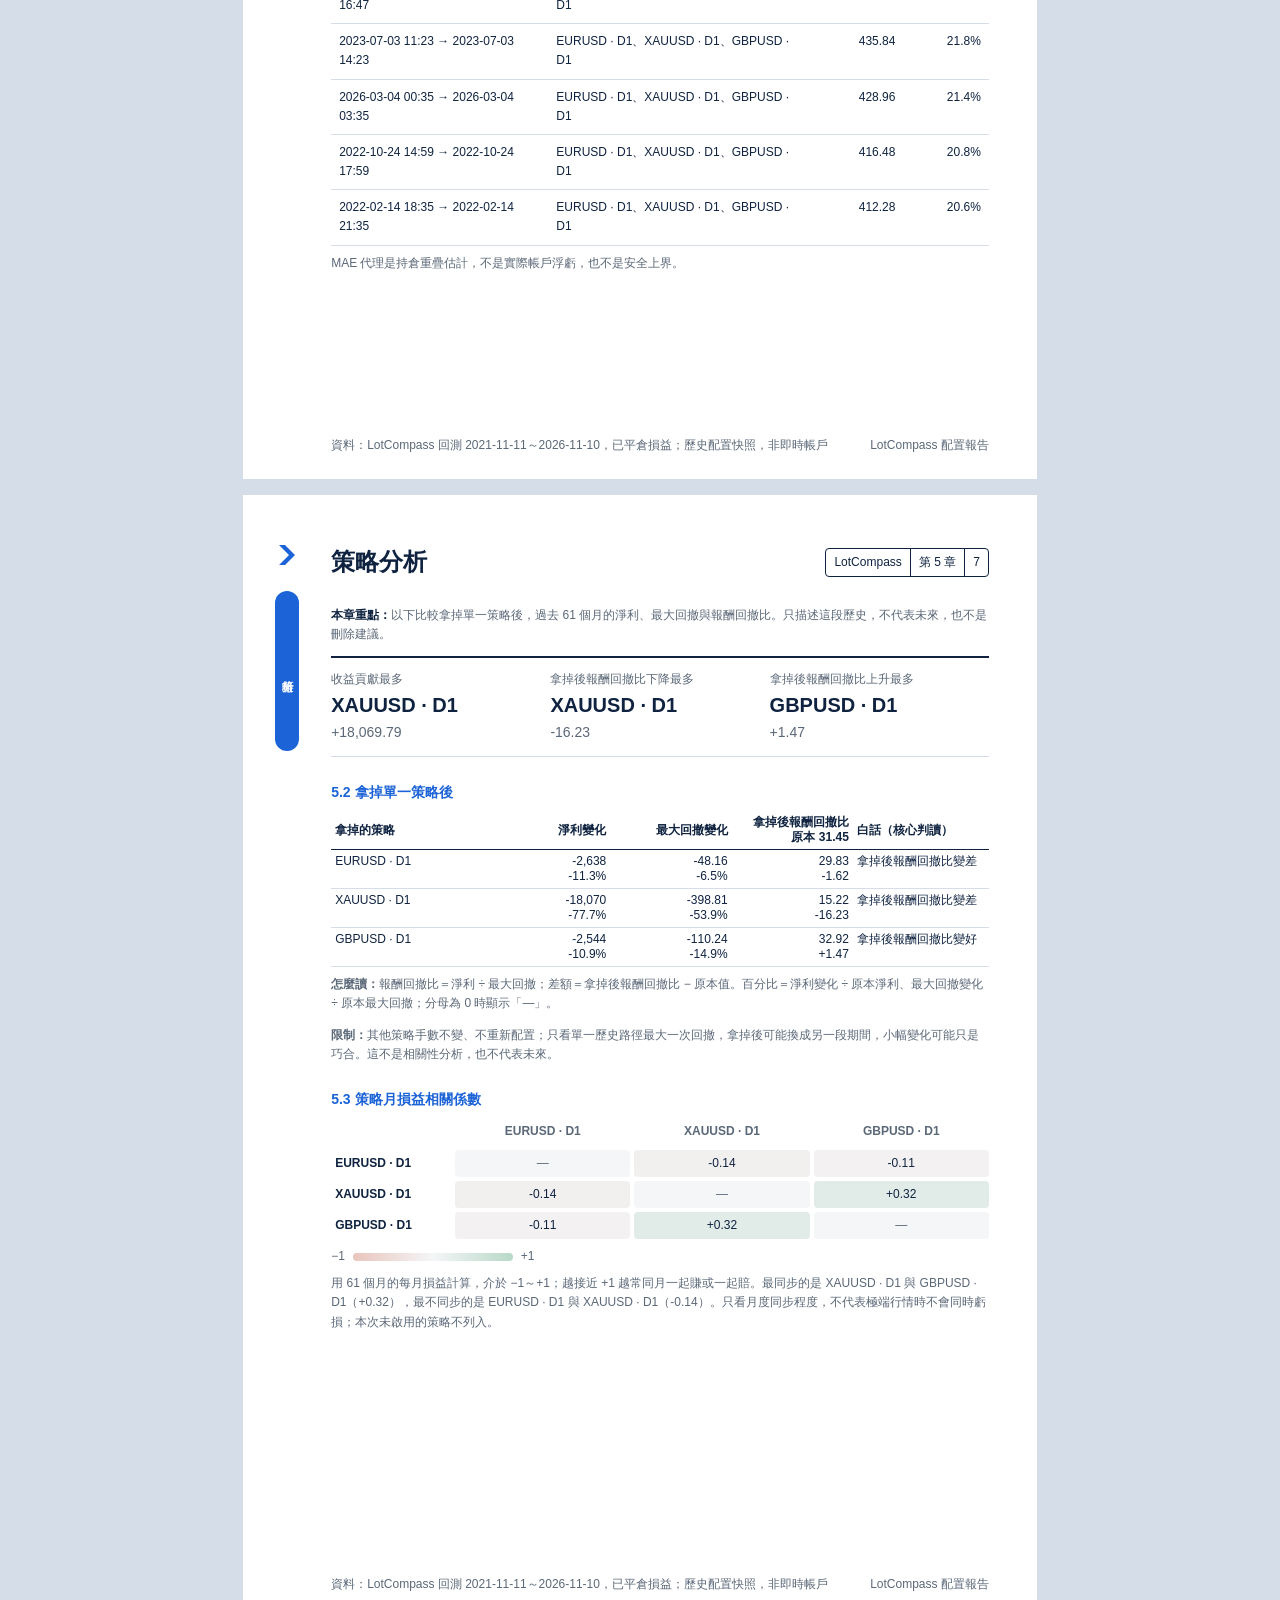
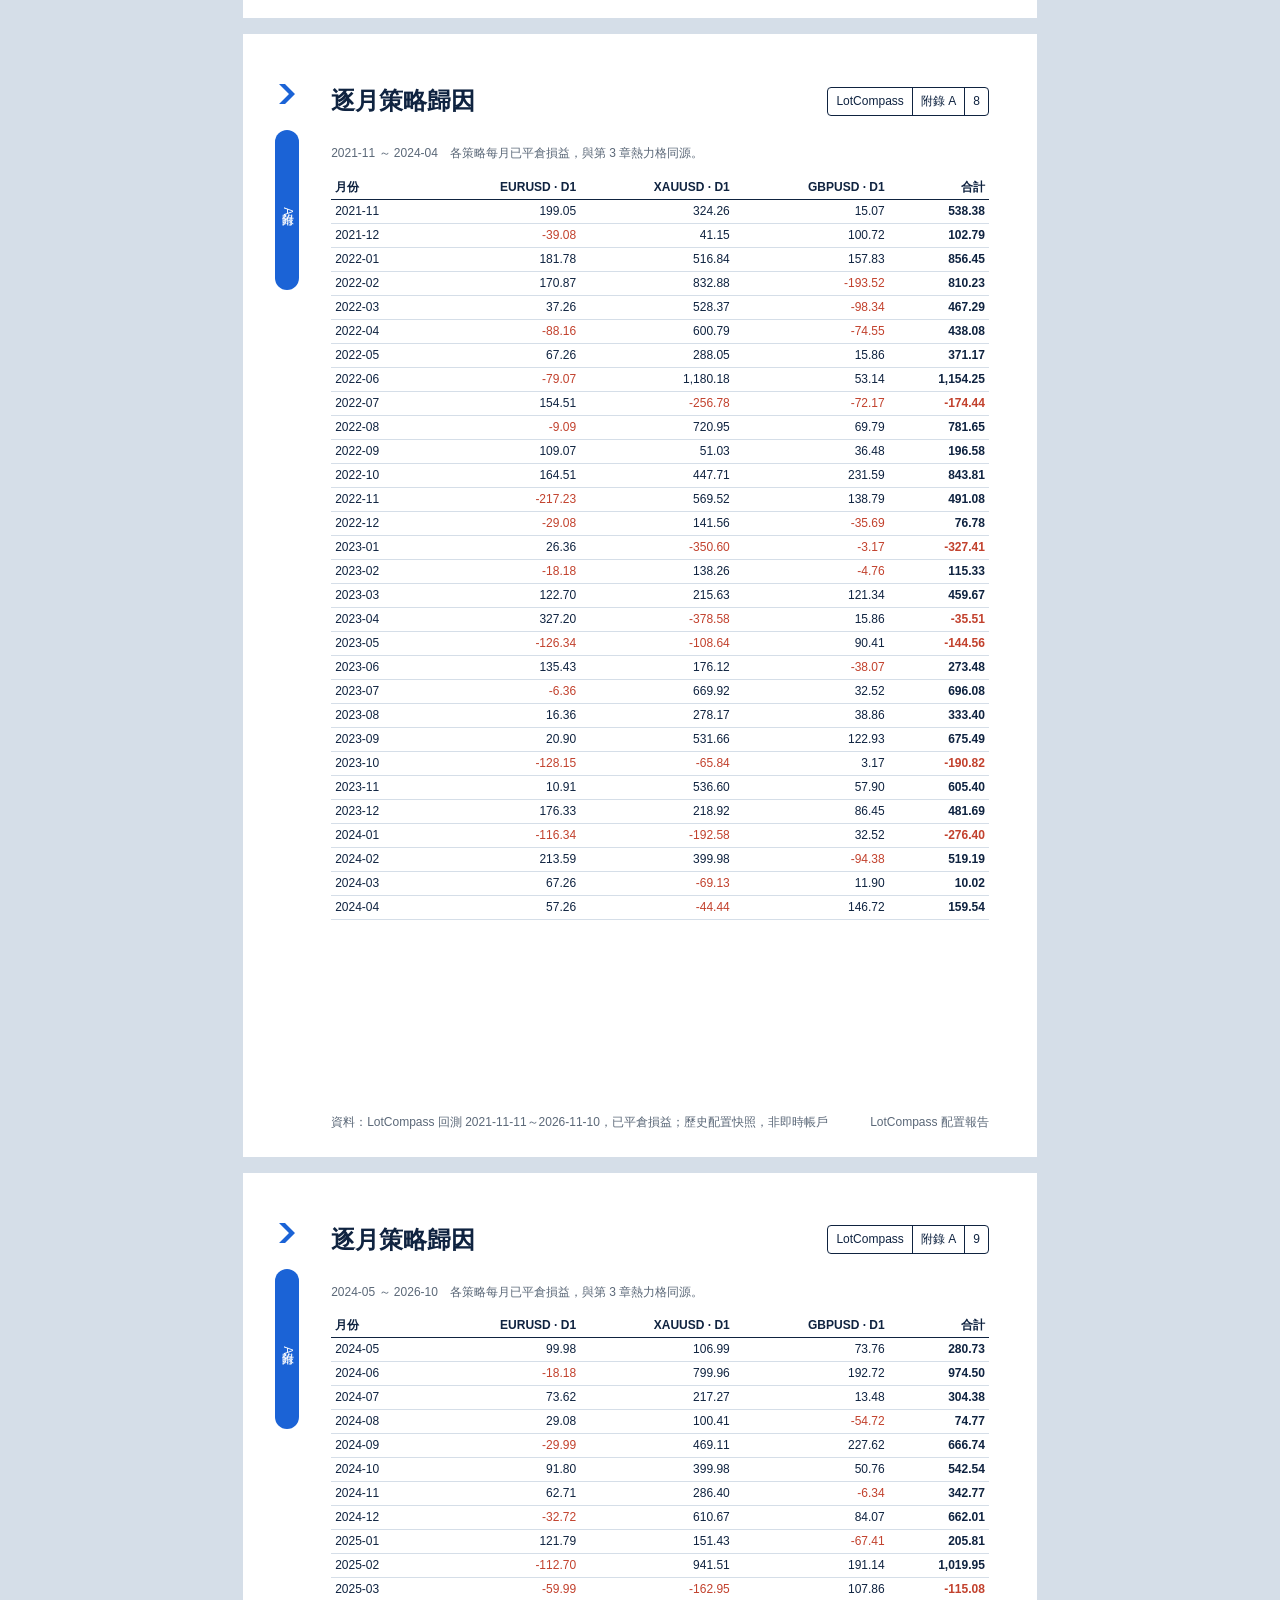
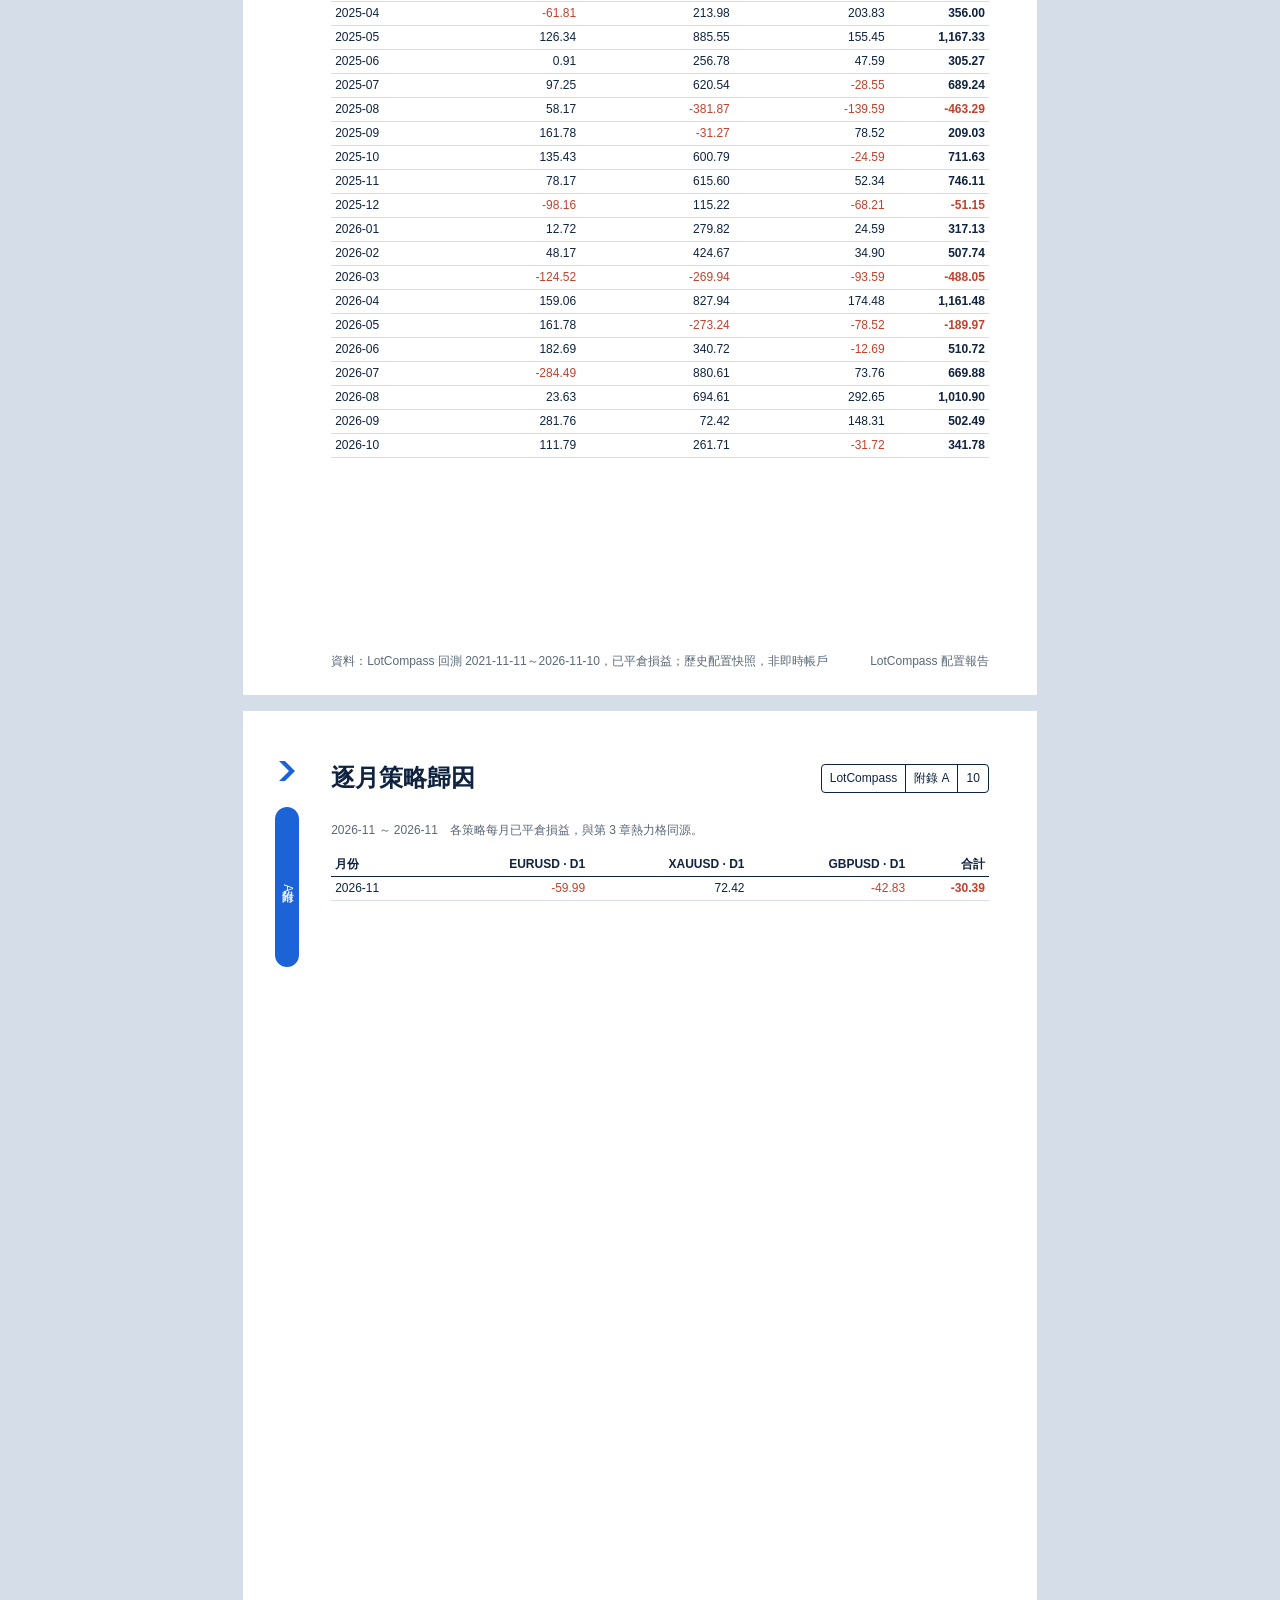
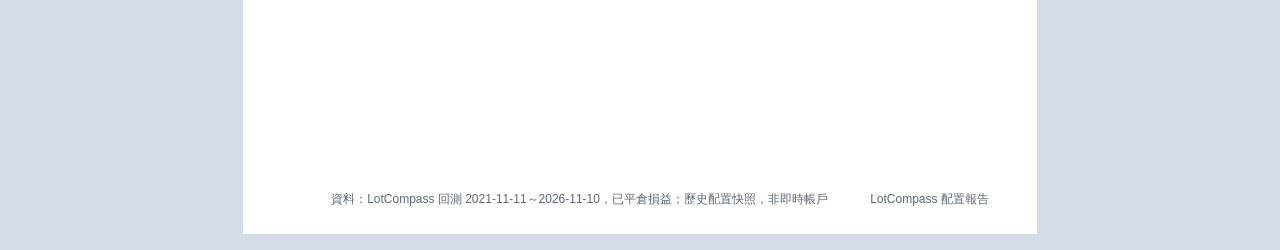
<file: assets/lotcompass-report.html>
<!doctype html><html lang="zh-Hant"><head><meta charset="utf-8"><meta name="viewport" content="width=device-width,initial-scale=1"><meta name="report-id" content="LC-20261113224153+0800-6b2a2eea8729-r1"><title>LotCompass 配置報告</title><style>
:root{--ink:#0F2340;--acc:#1B63D6;--tint:#E3EFFC;--sky:#BFE0FA;--pos:#1F8A5B;--neg:#C2412D;--muted:#5B6878;--rule:#D5DEE8;--paper:#fff;--sans:"Segoe UI","Microsoft JhengHei","PingFang TC","Noto Sans TC",sans-serif}
*{box-sizing:border-box}body{margin:0;background:var(--rule);color:var(--ink);font:14px/1.6 var(--sans)}
.toolbar{position:sticky;top:0;z-index:2;display:flex;justify-content:center;gap:16px;padding:8px;background:var(--rule);font-size:14px}.toolbar a{color:var(--acc)}.toolbar button{font:inherit;color:var(--ink);background:var(--paper);border:1px solid var(--ink);border-radius:4px;padding:4px 12px;cursor:pointer}a:focus-visible,button:focus-visible{outline:2px solid var(--acc);outline-offset:4px}
.page{width:210mm;height:297mm;margin:16px auto;background:var(--paper);position:relative;overflow:hidden;padding:48px 48px 64px 88px}
.strip{position:absolute;left:32px;top:96px;width:24px;height:160px;border-radius:12px;background:var(--acc);color:#fff;font-size:12px;display:flex;align-items:center;justify-content:center;writing-mode:vertical-rl}
.chev{position:absolute;left:32px;top:48px;width:24px;height:24px}
.ph{display:flex;align-items:center;justify-content:space-between;gap:8px;margin-bottom:24px}.ph h1{font-size:24px;margin:0;font-weight:700}
.tagbox{display:flex;border:1px solid var(--ink);border-radius:4px;font-size:12px;white-space:nowrap}.tagbox span{padding:4px 8px;border-left:1px solid var(--ink)}.tagbox span:first-child{border-left:none}
.sub{font-size:14px;font-weight:700;margin:0 0 8px}.kpi{display:grid;grid-template-columns:repeat(4,minmax(0,1fr));border-top:2px solid var(--ink);border-bottom:1px solid var(--rule);margin-bottom:24px}
.kpi div{padding:12px 8px 12px 0;min-width:0}.kpi small{display:block;font-size:12px;color:var(--muted)}.kpi b{display:block;font-size:30px;line-height:1.2;font-weight:700;font-variant-numeric:tabular-nums}.kpi span{font-size:12px;color:var(--muted)}
.pos{color:var(--pos)}.neg,.n{color:var(--neg)}.acc{color:var(--acc)}.rule{background:var(--tint);border-radius:8px;padding:12px 16px;font-size:14px;margin-bottom:24px}
.expl{margin-top:16px;border-top:1px solid var(--rule);font-size:12px;color:var(--muted)}.expl>div{display:grid;grid-template-columns:72px 1fr;gap:16px;padding:8px 0;border-bottom:1px solid var(--rule)}.expl b{color:var(--ink)}.dot-start{fill:var(--paper);stroke:var(--acc);stroke-width:2}.dot-end{fill:var(--acc)}
.src{position:absolute;left:88px;right:48px;bottom:24px;display:flex;justify-content:space-between;gap:8px;font-size:12px;color:var(--muted)}
table{width:100%;border-collapse:collapse;table-layout:fixed;font-size:12px}th{text-align:left;font-weight:700;padding:8px 8px 4px;border-bottom:1px solid var(--ink)}td{padding:8px;border-bottom:1px solid var(--rule);vertical-align:top;overflow-wrap:anywhere}
.num{text-align:right;font-variant-numeric:tabular-nums;white-space:nowrap}tr.off td{color:var(--muted)}tr.tot td{font-weight:700;border-top:1px solid var(--ink)}
h3{font-size:14px;color:var(--acc);margin:24px 0 8px}.note,.lead{font-size:12px;color:var(--muted);margin:8px 0 12px}.lead b{color:var(--ink)}.full{display:block;font-size:12px;color:var(--muted);overflow-wrap:anywhere}.lot{font-size:16px}.sn{font-weight:700}
svg{display:block;width:100%;height:auto}svg text{font-family:var(--sans);font-size:12px}.grid{stroke:var(--rule)}.ax{fill:var(--muted)}.line{fill:none;stroke:var(--acc);stroke-width:2}.eq-area{fill:var(--tint);opacity:.7}.floor{stroke:var(--neg);stroke-width:1;stroke-dasharray:8 4}.floorlab,.losslabel{fill:var(--neg)}.endpoint{fill:var(--ink);font-weight:700}.mdd-band{fill:var(--neg);opacity:.12}.dd-area{fill:var(--neg);opacity:.16}.dd-line{fill:none;stroke:var(--neg);stroke-width:1}.deepest{fill:var(--neg)}
.losslabel,.floorlab,.endpoint{paint-order:stroke;stroke:var(--paper);stroke-width:4px;stroke-linejoin:round}
.hm{display:grid;grid-template-columns:48px repeat(12,minmax(0,1fr)) 64px;gap:4px;font-size:12px}.hm div{padding:4px 0;text-align:center;font-variant-numeric:tabular-nums;border-radius:4px}.hm .h{color:var(--muted)}.hm .y{text-align:left;font-weight:700}.hm .t{font-weight:700;text-align:right;padding-right:4px}
.cover{padding:0;background:var(--sky)}.cover .top{padding:48px 64px 0}.cover .brand{font-size:14px;font-weight:700}.brandmark{display:inline-block;width:24px;height:24px;vertical-align:middle;margin-right:8px}
.cover h1{font-size:60px;line-height:1.1;margin:160px 64px 0;font-weight:700}.cover .lede{margin:24px 64px 0;font-size:18px;max-width:520px}.cover .shape{position:absolute;right:0;top:220px;width:320px;height:320px}
.cover .band{position:absolute;left:0;right:0;bottom:0;min-height:300px;background:var(--paper);padding:32px 64px}.cover .meta{font-size:12px;color:var(--muted)}
.toc{margin-top:32px}.toc a{display:grid;grid-template-columns:48px 1fr auto;align-items:baseline;gap:16px;padding:16px 0;border-bottom:1px solid var(--rule);color:var(--ink);text-decoration:none}.toc .n{font-size:30px;font-weight:300;color:var(--acc);line-height:1}.toc .t{font-size:18px;font-weight:700}.toc .d{display:block;font-size:12px;color:var(--muted);font-weight:400;margin-top:4px}.toc .p{font-size:16px;color:var(--muted);font-variant-numeric:tabular-nums}.tocnote{margin-top:32px;background:var(--tint);border-radius:8px;padding:12px 16px;font-size:14px}
.k3{display:grid;grid-template-columns:repeat(3,minmax(0,1fr));border-top:2px solid var(--ink);border-bottom:1px solid var(--rule);margin-bottom:8px}.k3 div{padding:12px 8px 12px 0;min-width:0}.k3 small{display:block;font-size:12px;color:var(--muted)}.k3 b{font-size:24px;font-variant-numeric:tabular-nums}.k3 span{font-size:14px;color:var(--muted)}.cards b{display:block;font-size:20px}
table.dense{font-size:12px}table.dense td,table.dense th{padding:4px;line-height:1.25;white-space:nowrap}.appendix td:first-child{white-space:nowrap}
table.auto,table.appendix{table-layout:auto}table.auto td,table.appendix td{overflow-wrap:normal}.full{overflow-wrap:normal}.lot b{font-size:16px}.off .lot b{font-size:12px;font-weight:400}.lot.fixed b{font-size:12px;font-weight:400;color:var(--acc)}
.loo td,.loo th{padding:4px;line-height:1.25}
.cm{display:grid;gap:4px;font-size:12px}.cm .ch{font-weight:700;text-align:center;padding:4px;color:var(--muted);overflow-wrap:anywhere}.cm .cr{font-weight:700;padding:4px;overflow-wrap:anywhere}.cm .cc{text-align:center;padding:4px;border-radius:4px;font-variant-numeric:tabular-nums}.diagonal{background:#F4F6F8;color:var(--muted)}.cleg{display:flex;align-items:center;gap:8px;font-size:12px;color:var(--muted);margin-top:8px}.cleg .bar{width:160px;height:8px;border-radius:4px;background:linear-gradient(90deg,rgb(232,197,188),rgb(244,246,248),rgb(184,216,199))}
.loo th:last-child,.loo td:last-child{width:136px;white-space:nowrap}
html[data-theme=dark] body{background:var(--ink)}html[data-theme=dark] .toolbar{background:var(--ink)}
@page{size:A4;margin:0}@media print{body{background:#fff}.toolbar{display:none}.page{margin:0;break-after:page}}
</style></head><body><div style="position:fixed;right:12px;top:52px;z-index:5;padding:6px 12px;background:#fff3cd;border:2px solid #9a6700;color:#5d4300;font-weight:700">合成示範資料｜非真實交易紀錄</div><div class="toolbar"><a href="#toc">目錄</a><button id="tg" type="button">切換深淺色</button><button type="button" onclick="print()">列印／存 PDF</button></div><section class="page cover" id="cover" data-report-page="cover"><div class="top"><svg class="brandmark" viewBox="0 0 24 24" aria-hidden="true"><path d="M4 2 L14 12 L4 22 L10 22 L20 12 L10 2 Z" fill="#1B63D6"/></svg><span class="brand">LotCompass　配置報告</span></div><svg class="shape" viewBox="0 0 320 320" aria-hidden="true"><defs><linearGradient id="cover-grad" x1="0" x2="1" y1="0" y2="1"><stop offset="0" stop-color="#6FA8F5"/><stop offset="1" stop-color="#1B63D6"/></linearGradient></defs><path d="M40 20 L180 160 L40 300 L140 300 L280 160 L140 20 Z" fill="url(#cover-grad)"/></svg><h1>投組配置<br>報告</h1><p class="lede">回測期間 2021-11-11 ～ 2026-11-10（61 個月）<br>歷史配置快照，非即時帳戶</p><div class="band"><div class="kpi"><div><small>61 個月回測累計損益</small><b class="pos">+23,252</b><span>10,000 → 33,252</span></div><div><small>過去 61 個月最差回落</small><b class="neg">739</b><span>配置上限 1,333</span></div><div><small>模擬一年 P99</small><b class="neg">1,488</b><span>10,000 種模擬 · IID</span></div><div><small>模擬碰底線</small><b class="acc">1 次</b><span>底線 8,000，共 10,000 種</span></div></div><p class="meta">產生日期 2026-11-13　·　本金 10,000　·　最多願意虧 2,000（20%）<br>LC-20261113224153+0800-6b2a2eea8729-r1<br>回測與模擬根據過去資料、以已平倉損益計，不代表未來結果。</p></div></section><section class="page" id="toc" data-report-page="toc"><svg class="chev" viewBox="0 0 24 24" aria-hidden="true"><path d="M4 2 L14 12 L4 22 L10 22 L20 12 L10 2 Z" fill="#1B63D6"/></svg><div class="strip">目錄</div><div class="ph"><h1>目錄</h1><div class="tagbox"><span>LotCompass</span><span>目錄</span><span>2</span></div></div><div class="toc"><a class="toc-row" href="#p1"><span class="n">1</span><span class="t">執行摘要<span class="d">停止規則 · 61 個月回測結果 · 一年模擬 · 本金成長圖</span></span><span class="p">3</span></a><a class="toc-row" href="#p2"><span class="n">2</span><span class="t">配置與手數<span class="d">本次下單手數 · 手數原因</span></span><span class="p">4</span></a><a class="toc-row" href="#p3"><span class="n">3</span><span class="t">歷史表現<span class="d">每月損益熱力格 · 回撤水下圖 · 策略績效</span></span><span class="p">5</span></a><a class="toc-row" href="#p6"><span class="n">4</span><span class="t">風險與壓力測試<span class="d">最大回撤與上限 · 一年回撤壓力 · 同期持倉最高五區段</span></span><span class="p">6</span></a><a class="toc-row" href="#p7"><span class="n">5</span><span class="t">策略分析<span class="d">拿掉單一策略後的淨利、回撤與報酬回撤比 · 策略相關係數</span></span><span class="p">7</span></a><a class="toc-row" href="#appA"><span class="n">A</span><span class="t">附錄 逐月策略歸因<span class="d">61 個月 × 策略損益明細</span></span><span class="p">8</span></a></div><div class="tocnote">閱讀建議：只想知道重點，看第 1 章；第 2～5 章與附錄供對照手數、週期審查與留檔。</div><footer class="src"><span>資料：LotCompass 回測 2021-11-11～2026-11-10，已平倉損益；歷史配置快照，非即時帳戶</span><span>LotCompass 配置報告</span></footer></section><section class="page" id="p1" data-report-page="summary"><svg class="chev" viewBox="0 0 24 24" aria-hidden="true"><path d="M4 2 L14 12 L4 22 L10 22 L20 12 L10 2 Z" fill="#1B63D6"/></svg><div class="strip">執行摘要</div><div class="ph"><h1>執行摘要</h1><div class="tagbox"><span>LotCompass</span><span>第 1 章</span><span>3</span></div></div><p class="lead"><b>本章重點：</b>這份配置事先定好停止線；回測與一年模擬如下。所有數字都是歷史快照，不是即時帳戶，也不代表未來。</p><div class="rule"><b>停止規則：</b>本金 10,000，最多願意虧 2,000（20%）。帳戶若跌到 8,000 就停止；這是模型理論底線，帳戶實際停損另行核對。</div><div class="kpi"><div><small>61 個月回測累計損益</small><b class="pos">+23,252</b><span>10,000 → 33,252</span></div><div><small>過去 61 個月最差回落</small><b class="neg">739</b><span>配置上限 1,333</span></div><div><small>模擬一年 P99</small><b class="neg">1,488</b><span>10,000 種模擬 · IID</span></div><div><small>模擬碰底線</small><b class="acc">1 次</b><span>底線 8,000，共 10,000 種</span></div></div><p class="sub">10,000 元本金，過去 61 個月怎麼走</p><svg class="eq" viewBox="0 0 624 340" role="img" aria-label="本金成長圖"><line class="grid" x1="48" x2="528" y1="266.20" y2="266.20"/><text class="ax" x="40" y="270.20" text-anchor="end">10k</text><line class="grid" x1="48" x2="528" y1="162.64" y2="162.64"/><text class="ax" x="40" y="166.64" text-anchor="end">20k</text><line class="grid" x1="48" x2="528" y1="59.08" y2="59.08"/><text class="ax" x="40" y="63.08" text-anchor="end">30k</text><rect class="mdd-band" x="519.58" y="12" width="2.89" height="288"/><text class="losslabel" x="513.58" y="24" text-anchor="end">最大回落 −739</text><path class="eq-area" d="M48.00,300 L48.00,266.20 L48.26,266.20 L48.53,266.20 L48.79,266.20 L49.05,266.20 L49.32,266.20 L49.58,266.20 L49.84,266.20 L50.10,263.45 L50.37,263.45 L50.63,263.45 L50.89,263.45 L51.16,263.45 L51.42,263.45 L51.68,263.45 L51.95,263.45 L52.21,263.45 L52.47,263.45 L52.73,263.45 L53.00,260.62 L53.26,260.62 L53.52,260.62 L53.79,260.62 L54.05,260.62 L54.31,260.62 L54.58,260.62 L54.84,260.62 L55.10,260.62 L55.36,260.62 L55.63,260.62 L55.89,258.58 L56.15,258.58 L56.42,258.58 L56.68,258.58 L56.94,258.58 L57.21,258.58 L57.47,258.58 L57.73,258.58 L57.99,258.58 L58.26,258.58 L58.52,258.58 L58.78,259.56 L59.05,259.56 L59.31,259.56 L59.57,259.56 L59.84,259.56 L60.10,259.56 L60.36,259.56 L60.62,259.56 L60.89,259.56 L61.15,259.56 L61.41,259.56 L61.68,258.68 L61.94,258.68 L62.20,258.68 L62.47,258.68 L62.73,258.68 L62.99,258.68 L63.25,258.68 L63.52,258.68 L63.78,258.68 L64.04,258.68 L64.31,258.68 L64.57,253.15 L64.83,253.15 L65.10,253.15 L65.36,253.15 L65.62,253.15 L65.88,253.15 L66.15,253.15 L66.41,253.15 L66.67,253.15 L66.94,253.15 L67.20,250.69 L67.46,250.69 L67.73,250.69 L67.99,250.69 L68.25,250.69 L68.52,250.69 L68.78,250.69 L69.04,250.69 L69.30,250.69 L69.57,250.69 L69.83,250.69 L70.09,250.37 L70.36,250.37 L70.62,250.37 L70.88,250.37 L71.15,250.37 L71.41,250.37 L71.67,250.37 L71.93,250.37 L72.20,250.37 L72.46,250.37 L72.72,250.37 L72.99,246.66 L73.25,246.66 L73.51,246.66 L73.78,246.66 L74.04,246.66 L74.30,246.66 L74.56,246.66 L74.83,246.66 L75.09,246.66 L75.35,246.66 L75.62,246.66 L75.88,242.30 L76.14,242.30 L76.41,242.30 L76.67,242.30 L76.93,242.30 L77.19,242.30 L77.46,242.30 L77.72,242.30 L77.98,242.30 L78.25,242.30 L78.51,242.30 L78.77,240.03 L79.04,240.03 L79.30,240.03 L79.56,240.03 L79.82,240.03 L80.09,240.03 L80.35,240.03 L80.61,240.03 L80.88,240.03 L81.14,240.03 L81.40,240.03 L81.67,238.19 L81.93,238.19 L82.19,238.19 L82.45,238.19 L82.72,238.19 L82.98,238.19 L83.24,238.19 L83.51,238.19 L83.77,238.19 L84.03,238.19 L84.30,238.19 L84.56,237.46 L84.82,237.46 L85.08,237.46 L85.35,237.46 L85.61,237.46 L85.87,237.46 L86.14,237.46 L86.40,237.46 L86.66,237.46 L86.93,237.46 L87.19,237.46 L87.45,237.38 L87.72,237.38 L87.98,237.38 L88.24,237.38 L88.50,237.38 L88.77,237.38 L89.03,237.38 L89.29,237.38 L89.56,237.38 L89.82,237.38 L90.08,237.38 L90.35,232.92 L90.61,232.92 L90.87,232.92 L91.13,232.92 L91.40,232.92 L91.66,232.92 L91.92,232.92 L92.19,232.92 L92.45,232.92 L92.71,232.92 L92.98,232.92 L93.24,230.94 L93.50,230.94 L93.76,230.94 L94.03,230.94 L94.29,230.94 L94.55,230.94 L94.82,230.94 L95.08,230.94 L95.34,230.94 L95.61,230.94 L95.87,230.94 L96.13,233.76 L96.39,233.76 L96.66,233.76 L96.92,233.76 L97.18,233.76 L97.45,233.76 L97.71,233.76 L97.97,233.76 L98.24,233.76 L98.50,233.76 L98.76,233.76 L99.02,229.08 L99.29,229.08 L99.55,229.08 L99.81,229.08 L100.08,229.08 L100.34,229.08 L100.60,229.08 L100.87,229.08 L101.13,229.08 L101.39,229.08 L101.65,229.08 L101.92,228.55 L102.18,228.55 L102.44,228.55 L102.71,228.55 L102.97,228.55 L103.23,228.55 L103.50,228.55 L103.76,228.55 L104.02,228.55 L104.28,228.55 L104.55,228.55 L104.81,223.45 L105.07,223.45 L105.34,223.45 L105.60,223.45 L105.86,223.45 L106.13,223.45 L106.39,223.45 L106.65,223.45 L106.92,223.45 L107.18,223.45 L107.44,223.45 L107.70,217.12 L107.97,217.12 L108.23,217.12 L108.49,217.12 L108.76,217.12 L109.02,217.12 L109.28,217.12 L109.55,217.12 L109.81,217.12 L110.07,217.12 L110.33,217.12 L110.60,216.48 L110.86,216.48 L111.12,216.48 L111.39,216.48 L111.65,216.48 L111.91,216.48 L112.18,216.48 L112.44,216.48 L112.70,216.48 L112.96,216.48 L113.23,216.48 L113.49,214.28 L113.75,214.28 L114.02,214.28 L114.28,214.28 L114.54,214.28 L114.81,214.28 L115.07,214.28 L115.33,214.28 L115.59,214.28 L115.86,214.28 L116.12,214.28 L116.38,218.93 L116.65,218.93 L116.91,218.93 L117.17,218.93 L117.44,218.93 L117.70,218.93 L117.96,218.93 L118.22,218.93 L118.49,218.93 L118.75,218.93 L119.01,218.93 L119.28,215.87 L119.54,215.87 L119.80,215.87 L120.07,215.87 L120.33,215.87 L120.59,215.87 L120.85,215.87 L121.12,215.87 L121.38,215.87 L121.64,215.87 L121.91,215.87 L122.17,211.10 L122.43,211.10 L122.70,211.10 L122.96,211.10 L123.22,211.10 L123.48,211.10 L123.75,211.10 L124.01,211.10 L124.27,211.10 L124.54,211.10 L124.80,210.84 L125.06,210.84 L125.33,210.84 L125.59,210.84 L125.85,210.84 L126.12,210.84 L126.38,210.84 L126.64,210.84 L126.90,210.84 L127.17,210.84 L127.43,210.84 L127.69,212.63 L127.96,212.63 L128.22,212.63 L128.48,212.63 L128.75,212.63 L129.01,212.63 L129.27,212.63 L129.53,212.63 L129.80,212.63 L130.06,212.63 L130.32,212.63 L130.59,208.80 L130.85,208.80 L131.11,208.80 L131.38,208.80 L131.64,208.80 L131.90,208.80 L132.16,208.80 L132.43,208.80 L132.69,208.80 L132.95,208.80 L133.22,208.80 L133.48,205.24 L133.74,205.24 L134.01,205.24 L134.27,205.24 L134.53,205.24 L134.79,205.24 L135.06,205.24 L135.32,205.24 L135.58,205.24 L135.85,205.24 L136.11,205.24 L136.37,204.07 L136.64,204.07 L136.90,204.07 L137.16,204.07 L137.42,204.07 L137.69,204.07 L137.95,204.07 L138.21,204.07 L138.48,204.07 L138.74,204.07 L139.00,204.07 L139.27,200.06 L139.53,200.06 L139.79,200.06 L140.05,200.06 L140.32,200.06 L140.58,200.06 L140.84,200.06 L141.11,200.06 L141.37,200.06 L141.63,200.06 L141.90,200.06 L142.16,200.85 L142.42,200.85 L142.68,200.85 L142.95,200.85 L143.21,200.85 L143.47,200.85 L143.74,200.85 L144.00,200.85 L144.26,200.85 L144.53,200.85 L144.79,200.85 L145.05,197.41 L145.32,197.41 L145.58,197.41 L145.84,197.41 L146.10,197.41 L146.37,197.41 L146.63,197.41 L146.89,197.41 L147.16,197.41 L147.42,197.41 L147.68,197.41 L147.95,194.98 L148.21,194.98 L148.47,194.98 L148.73,194.98 L149.00,194.98 L149.26,194.98 L149.52,194.98 L149.79,194.98 L150.05,194.98 L150.31,194.98 L150.58,194.98 L150.84,195.61 L151.10,195.61 L151.36,195.61 L151.63,195.61 L151.89,195.61 L152.15,195.61 L152.42,195.61 L152.68,195.61 L152.94,195.61 L153.21,195.61 L153.47,195.61 L153.73,196.33 L153.99,196.33 L154.26,196.33 L154.52,196.33 L154.78,196.33 L155.05,196.33 L155.31,196.33 L155.57,196.33 L155.84,196.33 L156.10,196.33 L156.36,196.33 L156.62,194.18 L156.89,194.18 L157.15,194.18 L157.41,194.18 L157.68,194.18 L157.94,194.18 L158.20,194.18 L158.47,194.18 L158.73,194.18 L158.99,194.18 L159.25,194.18 L159.52,198.47 L159.78,198.47 L160.04,198.47 L160.31,198.47 L160.57,198.47 L160.83,198.47 L161.10,198.47 L161.36,198.47 L161.62,198.47 L161.88,198.47 L162.15,198.47 L162.41,197.52 L162.67,197.52 L162.94,197.52 L163.20,197.52 L163.46,197.52 L163.73,197.52 L163.99,197.52 L164.25,197.52 L164.52,197.52 L164.78,197.52 L165.04,197.52 L165.30,197.57 L165.57,197.57 L165.83,197.57 L166.09,197.57 L166.36,197.57 L166.62,197.57 L166.88,197.57 L167.15,197.57 L167.41,197.57 L167.67,197.57 L167.93,197.57 L168.20,199.42 L168.46,199.42 L168.72,199.42 L168.99,199.42 L169.25,199.42 L169.51,199.42 L169.78,199.42 L170.04,199.42 L170.30,199.42 L170.56,199.42 L170.83,199.42 L171.09,196.38 L171.35,196.38 L171.62,196.38 L171.88,196.38 L172.14,196.38 L172.41,196.38 L172.67,196.38 L172.93,196.38 L173.19,196.38 L173.46,196.38 L173.72,196.38 L173.98,194.29 L174.25,194.29 L174.51,194.29 L174.77,194.29 L175.04,194.29 L175.30,194.29 L175.56,194.29 L175.82,194.29 L176.09,194.29 L176.35,194.29 L176.61,194.29 L176.88,192.91 L177.14,192.91 L177.40,192.91 L177.67,192.91 L177.93,192.91 L178.19,192.91 L178.45,192.91 L178.72,192.91 L178.98,192.91 L179.24,192.91 L179.51,192.91 L179.77,191.62 L180.03,191.62 L180.30,191.62 L180.56,191.62 L180.82,191.62 L181.08,191.62 L181.35,191.62 L181.61,191.62 L181.87,191.62 L182.14,191.62 L182.40,191.06 L182.66,191.06 L182.93,191.06 L183.19,191.06 L183.45,191.06 L183.72,191.06 L183.98,191.06 L184.24,191.06 L184.50,191.06 L184.77,191.06 L185.03,191.06 L185.29,190.52 L185.56,190.52 L185.82,190.52 L186.08,190.52 L186.35,190.52 L186.61,190.52 L186.87,190.52 L187.13,190.52 L187.40,190.52 L187.66,190.52 L187.92,190.52 L188.19,191.99 L188.45,191.99 L188.71,191.99 L188.98,191.99 L189.24,191.99 L189.50,191.99 L189.76,191.99 L190.03,191.99 L190.29,191.99 L190.55,191.99 L190.82,191.99 L191.08,190.95 L191.34,190.95 L191.61,190.95 L191.87,190.95 L192.13,190.95 L192.39,190.95 L192.66,190.95 L192.92,190.95 L193.18,190.95 L193.45,190.95 L193.71,190.95 L193.97,191.86 L194.24,191.86 L194.50,191.86 L194.76,191.86 L195.02,191.86 L195.29,191.86 L195.55,191.86 L195.81,191.86 L196.08,191.86 L196.34,191.86 L196.60,191.86 L196.87,193.48 L197.13,193.48 L197.39,193.48 L197.65,193.48 L197.92,193.48 L198.18,193.48 L198.44,193.48 L198.71,193.48 L198.97,193.48 L199.23,193.48 L199.50,193.48 L199.76,192.68 L200.02,192.68 L200.28,192.68 L200.55,192.68 L200.81,192.68 L201.07,192.68 L201.34,192.68 L201.60,192.68 L201.86,192.68 L202.13,192.68 L202.39,192.68 L202.65,190.65 L202.92,190.65 L203.18,190.65 L203.44,190.65 L203.70,190.65 L203.97,190.65 L204.23,190.65 L204.49,190.65 L204.76,190.65 L205.02,190.65 L205.28,190.65 L205.55,189.44 L205.81,189.44 L206.07,189.44 L206.33,189.44 L206.60,189.44 L206.86,189.44 L207.12,189.44 L207.39,189.44 L207.65,189.44 L207.91,189.44 L208.18,189.44 L208.44,184.24 L208.70,184.24 L208.96,184.24 L209.23,184.24 L209.49,184.24 L209.75,184.24 L210.02,184.24 L210.28,184.24 L210.54,184.24 L210.81,184.24 L211.07,184.24 L211.33,183.44 L211.59,183.44 L211.86,183.44 L212.12,183.44 L212.38,183.44 L212.65,183.44 L212.91,183.44 L213.17,183.44 L213.44,183.44 L213.70,183.44 L213.96,183.44 L214.22,181.15 L214.49,181.15 L214.75,181.15 L215.01,181.15 L215.28,181.15 L215.54,181.15 L215.80,181.15 L216.07,181.15 L216.33,181.15 L216.59,181.15 L216.85,181.15 L217.12,182.50 L217.38,182.50 L217.64,182.50 L217.91,182.50 L218.17,182.50 L218.43,182.50 L218.70,182.50 L218.96,182.50 L219.22,182.50 L219.48,182.50 L219.75,182.50 L220.01,179.99 L220.27,179.99 L220.54,179.99 L220.80,179.99 L221.06,179.99 L221.33,179.99 L221.59,179.99 L221.85,179.99 L222.12,179.99 L222.38,179.99 L222.64,179.99 L222.90,179.39 L223.17,179.39 L223.43,179.39 L223.69,179.39 L223.96,179.39 L224.22,179.39 L224.48,179.39 L224.75,179.39 L225.01,179.39 L225.27,179.39 L225.53,179.39 L225.80,176.69 L226.06,176.69 L226.32,176.69 L226.59,176.69 L226.85,176.69 L227.11,176.69 L227.38,176.69 L227.64,176.69 L227.90,176.69 L228.16,176.69 L228.43,176.69 L228.69,172.99 L228.95,172.99 L229.22,172.99 L229.48,172.99 L229.74,172.99 L230.01,172.99 L230.27,172.99 L230.53,172.99 L230.79,172.99 L231.06,172.99 L231.32,172.99 L231.58,177.21 L231.85,177.21 L232.11,177.21 L232.37,177.21 L232.64,177.21 L232.90,177.21 L233.16,177.21 L233.42,177.21 L233.69,177.21 L233.95,177.21 L234.21,177.21 L234.48,174.97 L234.74,174.97 L235.00,174.97 L235.27,174.97 L235.53,174.97 L235.79,174.97 L236.05,174.97 L236.32,174.97 L236.58,174.97 L236.84,174.97 L237.11,174.97 L237.37,173.13 L237.63,173.13 L237.90,173.13 L238.16,173.13 L238.42,173.13 L238.68,173.13 L238.95,173.13 L239.21,173.13 L239.47,173.13 L239.74,173.13 L240.00,172.93 L240.26,172.93 L240.53,172.93 L240.79,172.93 L241.05,172.93 L241.32,172.93 L241.58,172.93 L241.84,172.93 L242.10,172.93 L242.37,172.93 L242.63,172.93 L242.89,168.70 L243.16,168.70 L243.42,168.70 L243.68,168.70 L243.95,168.70 L244.21,168.70 L244.47,168.70 L244.73,168.70 L245.00,168.70 L245.26,168.70 L245.52,168.70 L245.79,169.60 L246.05,169.60 L246.31,169.60 L246.58,169.60 L246.84,169.60 L247.10,169.60 L247.36,169.60 L247.63,169.60 L247.89,169.60 L248.15,169.60 L248.42,169.60 L248.68,164.13 L248.94,164.13 L249.21,164.13 L249.47,164.13 L249.73,164.13 L249.99,164.13 L250.26,164.13 L250.52,164.13 L250.78,164.13 L251.05,164.13 L251.31,164.13 L251.57,163.71 L251.84,163.71 L252.10,163.71 L252.36,163.71 L252.62,163.71 L252.89,163.71 L253.15,163.71 L253.41,163.71 L253.68,163.71 L253.94,163.71 L254.20,163.71 L254.47,161.37 L254.73,161.37 L254.99,161.37 L255.25,161.37 L255.52,161.37 L255.78,161.37 L256.04,161.37 L256.31,161.37 L256.57,161.37 L256.83,161.37 L257.10,161.37 L257.36,163.62 L257.62,163.62 L257.88,163.62 L258.15,163.62 L258.41,163.62 L258.67,163.62 L258.94,163.62 L259.20,163.62 L259.46,163.62 L259.73,163.62 L259.99,163.62 L260.25,166.57 L260.52,166.57 L260.78,166.57 L261.04,166.57 L261.30,166.57 L261.57,166.57 L261.83,166.57 L262.09,166.57 L262.36,166.57 L262.62,166.57 L262.88,166.57 L263.15,164.10 L263.41,164.10 L263.67,164.10 L263.93,164.10 L264.20,164.10 L264.46,164.10 L264.72,164.10 L264.99,164.10 L265.25,164.10 L265.51,164.10 L265.78,164.10 L266.04,164.06 L266.30,164.06 L266.56,164.06 L266.83,164.06 L267.09,164.06 L267.35,164.06 L267.62,164.06 L267.88,164.06 L268.14,164.06 L268.41,164.06 L268.67,164.06 L268.93,161.20 L269.19,161.20 L269.46,161.20 L269.72,161.20 L269.98,161.20 L270.25,161.20 L270.51,161.20 L270.77,161.20 L271.04,161.20 L271.30,161.20 L271.56,161.20 L271.82,163.81 L272.09,163.81 L272.35,163.81 L272.61,163.81 L272.88,163.81 L273.14,163.81 L273.40,163.81 L273.67,163.81 L273.93,163.81 L274.19,163.81 L274.45,163.81 L274.72,161.09 L274.98,161.09 L275.24,161.09 L275.51,161.09 L275.77,161.09 L276.03,161.09 L276.30,161.09 L276.56,161.09 L276.82,161.09 L277.08,161.09 L277.35,161.09 L277.61,160.58 L277.87,160.58 L278.14,160.58 L278.40,160.58 L278.66,160.58 L278.93,160.58 L279.19,160.58 L279.45,160.58 L279.72,160.58 L279.98,160.58 L280.24,160.58 L280.50,159.88 L280.77,159.88 L281.03,159.88 L281.29,159.88 L281.56,159.88 L281.82,159.88 L282.08,159.88 L282.35,159.88 L282.61,159.88 L282.87,159.88 L283.13,159.88 L283.40,159.44 L283.66,159.44 L283.92,159.44 L284.19,159.44 L284.45,159.44 L284.71,159.44 L284.98,159.44 L285.24,159.44 L285.50,159.44 L285.76,159.44 L286.03,159.44 L286.29,161.67 L286.55,161.67 L286.82,161.67 L287.08,161.67 L287.34,161.67 L287.61,161.67 L287.87,161.67 L288.13,161.67 L288.39,161.67 L288.66,161.67 L288.92,161.67 L289.18,163.12 L289.45,163.12 L289.71,163.12 L289.97,163.12 L290.24,163.12 L290.50,163.12 L290.76,163.12 L291.02,163.12 L291.29,163.12 L291.55,163.12 L291.81,163.12 L292.08,156.53 L292.34,156.53 L292.60,156.53 L292.87,156.53 L293.13,156.53 L293.39,156.53 L293.65,156.53 L293.92,156.53 L294.18,156.53 L294.44,156.53 L294.71,156.53 L294.97,152.66 L295.23,152.66 L295.50,152.66 L295.76,152.66 L296.02,152.66 L296.28,152.66 L296.55,152.66 L296.81,152.66 L297.07,152.66 L297.34,152.66 L297.60,148.82 L297.86,148.82 L298.13,148.82 L298.39,148.82 L298.65,148.82 L298.92,148.82 L299.18,148.82 L299.44,148.82 L299.70,148.82 L299.97,148.82 L300.23,148.82 L300.49,146.44 L300.76,146.44 L301.02,146.44 L301.28,146.44 L301.55,146.44 L301.81,146.44 L302.07,146.44 L302.33,146.44 L302.60,146.44 L302.86,146.44 L303.12,146.44 L303.39,143.60 L303.65,143.60 L303.91,143.60 L304.18,143.60 L304.44,143.60 L304.70,143.60 L304.96,143.60 L305.23,143.60 L305.49,143.60 L305.75,143.60 L306.02,143.60 L306.28,143.80 L306.54,143.80 L306.81,143.80 L307.07,143.80 L307.33,143.80 L307.59,143.80 L307.86,143.80 L308.12,143.80 L308.38,143.80 L308.65,143.80 L308.91,143.80 L309.17,143.29 L309.44,143.29 L309.70,143.29 L309.96,143.29 L310.22,143.29 L310.49,143.29 L310.75,143.29 L311.01,143.29 L311.28,143.29 L311.54,143.29 L311.80,143.29 L312.07,143.34 L312.33,143.34 L312.59,143.34 L312.85,143.34 L313.12,143.34 L313.38,143.34 L313.64,143.34 L313.91,143.34 L314.17,143.34 L314.43,143.34 L314.70,143.34 L314.96,142.52 L315.22,142.52 L315.48,142.52 L315.75,142.52 L316.01,142.52 L316.27,142.52 L316.54,142.52 L316.80,142.52 L317.06,142.52 L317.33,142.52 L317.59,142.52 L317.85,139.74 L318.12,139.74 L318.38,139.74 L318.64,139.74 L318.90,139.74 L319.17,139.74 L319.43,139.74 L319.69,139.74 L319.96,139.74 L320.22,139.74 L320.48,139.74 L320.75,135.71 L321.01,135.71 L321.27,135.71 L321.53,135.71 L321.80,135.71 L322.06,135.71 L322.32,135.71 L322.59,135.71 L322.85,135.71 L323.11,135.71 L323.38,135.71 L323.64,135.61 L323.90,135.61 L324.16,135.61 L324.43,135.61 L324.69,135.61 L324.95,135.61 L325.22,135.61 L325.48,135.61 L325.74,135.61 L326.01,135.61 L326.27,135.61 L326.53,137.77 L326.79,137.77 L327.06,137.77 L327.32,137.77 L327.58,137.77 L327.85,137.77 L328.11,137.77 L328.37,137.77 L328.64,137.77 L328.90,137.77 L329.16,137.77 L329.42,133.49 L329.69,133.49 L329.95,133.49 L330.21,133.49 L330.48,133.49 L330.74,133.49 L331.00,133.49 L331.27,133.49 L331.53,133.49 L331.79,133.49 L332.05,133.49 L332.32,129.99 L332.58,129.99 L332.84,129.99 L333.11,129.99 L333.37,129.99 L333.63,129.99 L333.90,129.99 L334.16,129.99 L334.42,129.99 L334.68,129.99 L334.95,129.99 L335.21,130.95 L335.47,130.95 L335.74,130.95 L336.00,130.95 L336.26,130.95 L336.53,130.95 L336.79,130.95 L337.05,130.95 L337.32,130.95 L337.58,130.95 L337.84,130.95 L338.10,128.21 L338.37,128.21 L338.63,128.21 L338.89,128.21 L339.16,128.21 L339.42,128.21 L339.68,128.21 L339.95,128.21 L340.21,128.21 L340.47,128.21 L340.73,128.21 L341.00,126.44 L341.26,126.44 L341.52,126.44 L341.79,126.44 L342.05,126.44 L342.31,126.44 L342.58,126.44 L342.84,126.44 L343.10,126.44 L343.36,126.44 L343.63,126.44 L343.89,123.91 L344.15,123.91 L344.42,123.91 L344.68,123.91 L344.94,123.91 L345.21,123.91 L345.47,123.91 L345.73,123.91 L345.99,123.91 L346.26,123.91 L346.52,123.91 L346.78,119.59 L347.05,119.59 L347.31,119.59 L347.57,119.59 L347.84,119.59 L348.10,119.59 L348.36,119.59 L348.62,119.59 L348.89,119.59 L349.15,119.59 L349.41,119.59 L349.68,116.76 L349.94,116.76 L350.20,116.76 L350.47,116.76 L350.73,116.76 L350.99,116.76 L351.25,116.76 L351.52,116.76 L351.78,116.76 L352.04,116.76 L352.31,116.76 L352.57,117.17 L352.83,117.17 L353.10,117.17 L353.36,117.17 L353.62,117.17 L353.88,117.17 L354.15,117.17 L354.41,117.17 L354.67,117.17 L354.94,117.17 L355.20,117.46 L355.46,117.46 L355.73,117.46 L355.99,117.46 L356.25,117.46 L356.52,117.46 L356.78,117.46 L357.04,117.46 L357.30,117.46 L357.57,117.46 L357.83,117.46 L358.09,116.26 L358.36,116.26 L358.62,116.26 L358.88,116.26 L359.15,116.26 L359.41,116.26 L359.67,116.26 L359.93,116.26 L360.20,116.26 L360.46,116.26 L360.72,116.26 L360.99,112.21 L361.25,112.21 L361.51,112.21 L361.78,112.21 L362.04,112.21 L362.30,112.21 L362.56,112.21 L362.83,112.21 L363.09,112.21 L363.35,112.21 L363.62,112.21 L363.88,106.89 L364.14,106.89 L364.41,106.89 L364.67,106.89 L364.93,106.89 L365.19,106.89 L365.46,106.89 L365.72,106.89 L365.98,106.89 L366.25,106.89 L366.51,106.89 L366.77,107.18 L367.04,107.18 L367.30,107.18 L367.56,107.18 L367.82,107.18 L368.09,107.18 L368.35,107.18 L368.61,107.18 L368.88,107.18 L369.14,107.18 L369.40,107.18 L369.67,108.79 L369.93,108.79 L370.19,108.79 L370.45,108.79 L370.72,108.79 L370.98,108.79 L371.24,108.79 L371.51,108.79 L371.77,108.79 L372.03,108.79 L372.30,108.79 L372.56,108.09 L372.82,108.09 L373.08,108.09 L373.35,108.09 L373.61,108.09 L373.87,108.09 L374.14,108.09 L374.40,108.09 L374.66,108.09 L374.93,108.09 L375.19,108.09 L375.45,104.50 L375.72,104.50 L375.98,104.50 L376.24,104.50 L376.50,104.50 L376.77,104.50 L377.03,104.50 L377.29,104.50 L377.56,104.50 L377.82,104.50 L378.08,104.50 L378.35,104.40 L378.61,104.40 L378.87,104.40 L379.13,104.40 L379.40,104.40 L379.66,104.40 L379.92,104.40 L380.19,104.40 L380.45,104.40 L380.71,104.40 L380.98,104.40 L381.24,101.26 L381.50,101.26 L381.76,101.26 L382.03,101.26 L382.29,101.26 L382.55,101.26 L382.82,101.26 L383.08,101.26 L383.34,101.26 L383.61,101.26 L383.87,101.26 L384.13,98.54 L384.39,98.54 L384.66,98.54 L384.92,98.54 L385.18,98.54 L385.45,98.54 L385.71,98.54 L385.97,98.54 L386.24,98.54 L386.50,98.54 L386.76,98.54 L387.02,92.31 L387.29,92.31 L387.55,92.31 L387.81,92.31 L388.08,92.31 L388.34,92.31 L388.60,92.31 L388.87,92.31 L389.13,92.31 L389.39,92.31 L389.65,92.31 L389.92,91.86 L390.18,91.86 L390.44,91.86 L390.71,91.86 L390.97,91.86 L391.23,91.86 L391.50,91.86 L391.76,91.86 L392.02,91.86 L392.28,91.86 L392.55,91.86 L392.81,89.54 L393.07,89.54 L393.34,89.54 L393.60,89.54 L393.86,89.54 L394.13,89.54 L394.39,89.54 L394.65,89.54 L394.92,89.54 L395.18,89.54 L395.44,89.54 L395.70,89.15 L395.97,89.15 L396.23,89.15 L396.49,89.15 L396.76,89.15 L397.02,89.15 L397.28,89.15 L397.55,89.15 L397.81,89.15 L398.07,89.15 L398.33,89.15 L398.60,87.74 L398.86,87.74 L399.12,87.74 L399.39,87.74 L399.65,87.74 L399.91,87.74 L400.18,87.74 L400.44,87.74 L400.70,87.74 L400.96,87.74 L401.23,87.74 L401.49,87.86 L401.75,87.86 L402.02,87.86 L402.28,87.86 L402.54,87.86 L402.81,87.86 L403.07,87.86 L403.33,87.86 L403.59,87.86 L403.86,87.86 L404.12,87.86 L404.38,82.01 L404.65,82.01 L404.91,82.01 L405.17,82.01 L405.44,82.01 L405.70,82.01 L405.96,82.01 L406.22,82.01 L406.49,82.01 L406.75,82.01 L407.01,82.01 L407.28,81.43 L407.54,81.43 L407.80,81.43 L408.07,81.43 L408.33,81.43 L408.59,81.43 L408.85,81.43 L409.12,81.43 L409.38,81.43 L409.64,81.43 L409.91,81.43 L410.17,84.05 L410.43,84.05 L410.70,84.05 L410.96,84.05 L411.22,84.05 L411.48,84.05 L411.75,84.05 L412.01,84.05 L412.27,84.05 L412.54,84.05 L412.80,86.81 L413.06,86.81 L413.33,86.81 L413.59,86.81 L413.85,86.81 L414.12,86.81 L414.38,86.81 L414.64,86.81 L414.90,86.81 L415.17,86.81 L415.43,86.81 L415.69,83.50 L415.96,83.50 L416.22,83.50 L416.48,83.50 L416.75,83.50 L417.01,83.50 L417.27,83.50 L417.53,83.50 L417.80,83.50 L418.06,83.50 L418.32,83.50 L418.59,84.64 L418.85,84.64 L419.11,84.64 L419.38,84.64 L419.64,84.64 L419.90,84.64 L420.16,84.64 L420.43,84.64 L420.69,84.64 L420.95,84.64 L421.22,84.64 L421.48,82.43 L421.74,82.43 L422.01,82.43 L422.27,82.43 L422.53,82.43 L422.79,82.43 L423.06,82.43 L423.32,82.43 L423.58,82.43 L423.85,82.43 L424.11,82.43 L424.37,82.49 L424.64,82.49 L424.90,82.49 L425.16,82.49 L425.42,82.49 L425.69,82.49 L425.95,82.49 L426.21,82.49 L426.48,82.49 L426.74,82.49 L427.00,82.49 L427.27,77.27 L427.53,77.27 L427.79,77.27 L428.05,77.27 L428.32,77.27 L428.58,77.27 L428.84,77.27 L429.11,77.27 L429.37,77.27 L429.63,77.27 L429.90,77.27 L430.16,74.63 L430.42,74.63 L430.68,74.63 L430.95,74.63 L431.21,74.63 L431.47,74.63 L431.74,74.63 L432.00,74.63 L432.26,74.63 L432.53,74.63 L432.79,74.63 L433.05,73.60 L433.32,73.60 L433.58,73.60 L433.84,73.60 L434.10,73.60 L434.37,73.60 L434.63,73.60 L434.89,73.60 L435.16,73.60 L435.42,73.60 L435.68,73.60 L435.95,69.55 L436.21,69.55 L436.47,69.55 L436.73,69.55 L437.00,69.55 L437.26,69.55 L437.52,69.55 L437.79,69.55 L438.05,69.55 L438.31,69.55 L438.58,69.55 L438.84,68.79 L439.10,68.79 L439.36,68.79 L439.63,68.79 L439.89,68.79 L440.15,68.79 L440.42,68.79 L440.68,68.79 L440.94,68.79 L441.21,68.79 L441.47,68.79 L441.73,67.43 L441.99,67.43 L442.26,67.43 L442.52,67.43 L442.78,67.43 L443.05,67.43 L443.31,67.43 L443.57,67.43 L443.84,67.43 L444.10,67.43 L444.36,67.43 L444.62,70.08 L444.89,70.08 L445.15,70.08 L445.41,70.08 L445.68,70.08 L445.94,70.08 L446.20,70.08 L446.47,70.08 L446.73,70.08 L446.99,70.08 L447.25,70.08 L447.52,70.57 L447.78,70.57 L448.04,70.57 L448.31,70.57 L448.57,70.57 L448.83,70.57 L449.10,70.57 L449.36,70.57 L449.62,70.57 L449.88,70.57 L450.15,70.57 L450.41,71.71 L450.67,71.71 L450.94,71.71 L451.20,71.71 L451.46,71.71 L451.73,71.71 L451.99,71.71 L452.25,71.71 L452.52,71.71 L452.78,71.71 L453.04,71.71 L453.30,66.79 L453.57,66.79 L453.83,66.79 L454.09,66.79 L454.36,66.79 L454.62,66.79 L454.88,66.79 L455.15,66.79 L455.41,66.79 L455.67,66.79 L455.93,66.79 L456.20,66.49 L456.46,66.49 L456.72,66.49 L456.99,66.49 L457.25,66.49 L457.51,66.49 L457.78,66.49 L458.04,66.49 L458.30,66.49 L458.56,66.49 L458.83,66.49 L459.09,61.54 L459.35,61.54 L459.62,61.54 L459.88,61.54 L460.14,61.54 L460.41,61.54 L460.67,61.54 L460.93,61.54 L461.19,61.54 L461.46,61.54 L461.72,61.54 L461.98,64.14 L462.25,64.14 L462.51,64.14 L462.77,64.14 L463.04,64.14 L463.30,64.14 L463.56,64.14 L463.82,64.14 L464.09,64.14 L464.35,64.14 L464.61,64.14 L464.88,65.77 L465.14,65.77 L465.40,65.77 L465.67,65.77 L465.93,65.77 L466.19,65.77 L466.45,65.77 L466.72,65.77 L466.98,65.77 L467.24,65.77 L467.51,65.77 L467.77,66.59 L468.03,66.59 L468.30,66.59 L468.56,66.59 L468.82,66.59 L469.08,66.59 L469.35,66.59 L469.61,66.59 L469.87,66.59 L470.14,66.59 L470.40,63.77 L470.66,63.77 L470.93,63.77 L471.19,63.77 L471.45,63.77 L471.72,63.77 L471.98,63.77 L472.24,63.77 L472.50,63.77 L472.77,63.77 L473.03,63.77 L473.29,59.40 L473.56,59.40 L473.82,59.40 L474.08,59.40 L474.35,59.40 L474.61,59.40 L474.87,59.40 L475.13,59.40 L475.40,59.40 L475.66,59.40 L475.92,59.40 L476.19,54.56 L476.45,54.56 L476.71,54.56 L476.98,54.56 L477.24,54.56 L477.50,54.56 L477.76,54.56 L478.03,54.56 L478.29,54.56 L478.55,54.56 L478.82,54.56 L479.08,52.49 L479.34,52.49 L479.61,52.49 L479.87,52.49 L480.13,52.49 L480.39,52.49 L480.66,52.49 L480.92,52.49 L481.18,52.49 L481.45,52.49 L481.71,52.49 L481.97,54.50 L482.24,54.50 L482.50,54.50 L482.76,54.50 L483.02,54.50 L483.29,54.50 L483.55,54.50 L483.81,54.50 L484.08,54.50 L484.34,54.50 L484.60,54.50 L484.87,56.53 L485.13,56.53 L485.39,56.53 L485.65,56.53 L485.92,56.53 L486.18,56.53 L486.44,56.53 L486.71,56.53 L486.97,56.53 L487.23,56.53 L487.50,56.53 L487.76,54.96 L488.02,54.96 L488.28,54.96 L488.55,54.96 L488.81,54.96 L489.07,54.96 L489.34,54.96 L489.60,54.96 L489.86,54.96 L490.13,54.96 L490.39,54.96 L490.65,51.24 L490.92,51.24 L491.18,51.24 L491.44,51.24 L491.70,51.24 L491.97,51.24 L492.23,51.24 L492.49,51.24 L492.76,51.24 L493.02,51.24 L493.28,51.24 L493.55,53.30 L493.81,53.30 L494.07,53.30 L494.33,53.30 L494.60,53.30 L494.86,53.30 L495.12,53.30 L495.39,53.30 L495.65,53.30 L495.91,53.30 L496.18,53.30 L496.44,47.84 L496.70,47.84 L496.96,47.84 L497.23,47.84 L497.49,47.84 L497.75,47.84 L498.02,47.84 L498.28,47.84 L498.54,47.84 L498.81,47.84 L499.07,47.84 L499.33,44.30 L499.59,44.30 L499.86,44.30 L500.12,44.30 L500.38,44.30 L500.65,44.30 L500.91,44.30 L501.17,44.30 L501.44,44.30 L501.70,44.30 L501.96,44.30 L502.22,42.03 L502.49,42.03 L502.75,42.03 L503.01,42.03 L503.28,42.03 L503.54,42.03 L503.80,42.03 L504.07,42.03 L504.33,42.03 L504.59,42.03 L504.85,42.03 L505.12,39.57 L505.38,39.57 L505.64,39.57 L505.91,39.57 L506.17,39.57 L506.43,39.57 L506.70,39.57 L506.96,39.57 L507.22,39.57 L507.48,39.57 L507.75,39.57 L508.01,33.83 L508.27,33.83 L508.54,33.83 L508.80,33.83 L509.06,33.83 L509.33,33.83 L509.59,33.83 L509.85,33.83 L510.12,33.83 L510.38,33.83 L510.64,33.83 L510.90,26.89 L511.17,26.89 L511.43,26.89 L511.69,26.89 L511.96,26.89 L512.22,26.89 L512.48,26.89 L512.75,26.89 L513.01,26.89 L513.27,26.89 L513.53,26.89 L513.80,28.83 L514.06,28.83 L514.32,28.83 L514.59,28.83 L514.85,28.83 L515.11,28.83 L515.38,28.83 L515.64,28.83 L515.90,28.83 L516.16,28.83 L516.43,28.83 L516.69,28.63 L516.95,28.63 L517.22,28.63 L517.48,28.63 L517.74,28.63 L518.01,28.63 L518.27,28.63 L518.53,28.63 L518.79,28.63 L519.06,28.63 L519.32,28.63 L519.58,25.37 L519.85,25.37 L520.11,25.37 L520.37,25.37 L520.64,25.37 L520.90,25.37 L521.16,25.37 L521.42,25.37 L521.69,25.37 L521.95,25.37 L522.21,25.37 L522.48,33.02 L522.74,33.02 L523.00,33.02 L523.27,33.02 L523.53,33.02 L523.79,33.02 L524.05,33.02 L524.32,33.02 L524.58,33.02 L524.84,33.02 L525.11,33.02 L525.37,25.09 L525.63,25.09 L525.90,25.09 L526.16,25.09 L526.42,25.09 L526.68,25.09 L526.95,25.09 L527.21,25.09 L527.47,25.09 L527.74,25.09 L528.00,25.41 L528.00,300 Z"/><polyline data-equity-curve="selected" points="48.00,266.20 48.26,266.20 48.53,266.20 48.79,266.20 49.05,266.20 49.32,266.20 49.58,266.20 49.84,266.20 50.10,263.45 50.37,263.45 50.63,263.45 50.89,263.45 51.16,263.45 51.42,263.45 51.68,263.45 51.95,263.45 52.21,263.45 52.47,263.45 52.73,263.45 53.00,260.62 53.26,260.62 53.52,260.62 53.79,260.62 54.05,260.62 54.31,260.62 54.58,260.62 54.84,260.62 55.10,260.62 55.36,260.62 55.63,260.62 55.89,258.58 56.15,258.58 56.42,258.58 56.68,258.58 56.94,258.58 57.21,258.58 57.47,258.58 57.73,258.58 57.99,258.58 58.26,258.58 58.52,258.58 58.78,259.56 59.05,259.56 59.31,259.56 59.57,259.56 59.84,259.56 60.10,259.56 60.36,259.56 60.62,259.56 60.89,259.56 61.15,259.56 61.41,259.56 61.68,258.68 61.94,258.68 62.20,258.68 62.47,258.68 62.73,258.68 62.99,258.68 63.25,258.68 63.52,258.68 63.78,258.68 64.04,258.68 64.31,258.68 64.57,253.15 64.83,253.15 65.10,253.15 65.36,253.15 65.62,253.15 65.88,253.15 66.15,253.15 66.41,253.15 66.67,253.15 66.94,253.15 67.20,250.69 67.46,250.69 67.73,250.69 67.99,250.69 68.25,250.69 68.52,250.69 68.78,250.69 69.04,250.69 69.30,250.69 69.57,250.69 69.83,250.69 70.09,250.37 70.36,250.37 70.62,250.37 70.88,250.37 71.15,250.37 71.41,250.37 71.67,250.37 71.93,250.37 72.20,250.37 72.46,250.37 72.72,250.37 72.99,246.66 73.25,246.66 73.51,246.66 73.78,246.66 74.04,246.66 74.30,246.66 74.56,246.66 74.83,246.66 75.09,246.66 75.35,246.66 75.62,246.66 75.88,242.30 76.14,242.30 76.41,242.30 76.67,242.30 76.93,242.30 77.19,242.30 77.46,242.30 77.72,242.30 77.98,242.30 78.25,242.30 78.51,242.30 78.77,240.03 79.04,240.03 79.30,240.03 79.56,240.03 79.82,240.03 80.09,240.03 80.35,240.03 80.61,240.03 80.88,240.03 81.14,240.03 81.40,240.03 81.67,238.19 81.93,238.19 82.19,238.19 82.45,238.19 82.72,238.19 82.98,238.19 83.24,238.19 83.51,238.19 83.77,238.19 84.03,238.19 84.30,238.19 84.56,237.46 84.82,237.46 85.08,237.46 85.35,237.46 85.61,237.46 85.87,237.46 86.14,237.46 86.40,237.46 86.66,237.46 86.93,237.46 87.19,237.46 87.45,237.38 87.72,237.38 87.98,237.38 88.24,237.38 88.50,237.38 88.77,237.38 89.03,237.38 89.29,237.38 89.56,237.38 89.82,237.38 90.08,237.38 90.35,232.92 90.61,232.92 90.87,232.92 91.13,232.92 91.40,232.92 91.66,232.92 91.92,232.92 92.19,232.92 92.45,232.92 92.71,232.92 92.98,232.92 93.24,230.94 93.50,230.94 93.76,230.94 94.03,230.94 94.29,230.94 94.55,230.94 94.82,230.94 95.08,230.94 95.34,230.94 95.61,230.94 95.87,230.94 96.13,233.76 96.39,233.76 96.66,233.76 96.92,233.76 97.18,233.76 97.45,233.76 97.71,233.76 97.97,233.76 98.24,233.76 98.50,233.76 98.76,233.76 99.02,229.08 99.29,229.08 99.55,229.08 99.81,229.08 100.08,229.08 100.34,229.08 100.60,229.08 100.87,229.08 101.13,229.08 101.39,229.08 101.65,229.08 101.92,228.55 102.18,228.55 102.44,228.55 102.71,228.55 102.97,228.55 103.23,228.55 103.50,228.55 103.76,228.55 104.02,228.55 104.28,228.55 104.55,228.55 104.81,223.45 105.07,223.45 105.34,223.45 105.60,223.45 105.86,223.45 106.13,223.45 106.39,223.45 106.65,223.45 106.92,223.45 107.18,223.45 107.44,223.45 107.70,217.12 107.97,217.12 108.23,217.12 108.49,217.12 108.76,217.12 109.02,217.12 109.28,217.12 109.55,217.12 109.81,217.12 110.07,217.12 110.33,217.12 110.60,216.48 110.86,216.48 111.12,216.48 111.39,216.48 111.65,216.48 111.91,216.48 112.18,216.48 112.44,216.48 112.70,216.48 112.96,216.48 113.23,216.48 113.49,214.28 113.75,214.28 114.02,214.28 114.28,214.28 114.54,214.28 114.81,214.28 115.07,214.28 115.33,214.28 115.59,214.28 115.86,214.28 116.12,214.28 116.38,218.93 116.65,218.93 116.91,218.93 117.17,218.93 117.44,218.93 117.70,218.93 117.96,218.93 118.22,218.93 118.49,218.93 118.75,218.93 119.01,218.93 119.28,215.87 119.54,215.87 119.80,215.87 120.07,215.87 120.33,215.87 120.59,215.87 120.85,215.87 121.12,215.87 121.38,215.87 121.64,215.87 121.91,215.87 122.17,211.10 122.43,211.10 122.70,211.10 122.96,211.10 123.22,211.10 123.48,211.10 123.75,211.10 124.01,211.10 124.27,211.10 124.54,211.10 124.80,210.84 125.06,210.84 125.33,210.84 125.59,210.84 125.85,210.84 126.12,210.84 126.38,210.84 126.64,210.84 126.90,210.84 127.17,210.84 127.43,210.84 127.69,212.63 127.96,212.63 128.22,212.63 128.48,212.63 128.75,212.63 129.01,212.63 129.27,212.63 129.53,212.63 129.80,212.63 130.06,212.63 130.32,212.63 130.59,208.80 130.85,208.80 131.11,208.80 131.38,208.80 131.64,208.80 131.90,208.80 132.16,208.80 132.43,208.80 132.69,208.80 132.95,208.80 133.22,208.80 133.48,205.24 133.74,205.24 134.01,205.24 134.27,205.24 134.53,205.24 134.79,205.24 135.06,205.24 135.32,205.24 135.58,205.24 135.85,205.24 136.11,205.24 136.37,204.07 136.64,204.07 136.90,204.07 137.16,204.07 137.42,204.07 137.69,204.07 137.95,204.07 138.21,204.07 138.48,204.07 138.74,204.07 139.00,204.07 139.27,200.06 139.53,200.06 139.79,200.06 140.05,200.06 140.32,200.06 140.58,200.06 140.84,200.06 141.11,200.06 141.37,200.06 141.63,200.06 141.90,200.06 142.16,200.85 142.42,200.85 142.68,200.85 142.95,200.85 143.21,200.85 143.47,200.85 143.74,200.85 144.00,200.85 144.26,200.85 144.53,200.85 144.79,200.85 145.05,197.41 145.32,197.41 145.58,197.41 145.84,197.41 146.10,197.41 146.37,197.41 146.63,197.41 146.89,197.41 147.16,197.41 147.42,197.41 147.68,197.41 147.95,194.98 148.21,194.98 148.47,194.98 148.73,194.98 149.00,194.98 149.26,194.98 149.52,194.98 149.79,194.98 150.05,194.98 150.31,194.98 150.58,194.98 150.84,195.61 151.10,195.61 151.36,195.61 151.63,195.61 151.89,195.61 152.15,195.61 152.42,195.61 152.68,195.61 152.94,195.61 153.21,195.61 153.47,195.61 153.73,196.33 153.99,196.33 154.26,196.33 154.52,196.33 154.78,196.33 155.05,196.33 155.31,196.33 155.57,196.33 155.84,196.33 156.10,196.33 156.36,196.33 156.62,194.18 156.89,194.18 157.15,194.18 157.41,194.18 157.68,194.18 157.94,194.18 158.20,194.18 158.47,194.18 158.73,194.18 158.99,194.18 159.25,194.18 159.52,198.47 159.78,198.47 160.04,198.47 160.31,198.47 160.57,198.47 160.83,198.47 161.10,198.47 161.36,198.47 161.62,198.47 161.88,198.47 162.15,198.47 162.41,197.52 162.67,197.52 162.94,197.52 163.20,197.52 163.46,197.52 163.73,197.52 163.99,197.52 164.25,197.52 164.52,197.52 164.78,197.52 165.04,197.52 165.30,197.57 165.57,197.57 165.83,197.57 166.09,197.57 166.36,197.57 166.62,197.57 166.88,197.57 167.15,197.57 167.41,197.57 167.67,197.57 167.93,197.57 168.20,199.42 168.46,199.42 168.72,199.42 168.99,199.42 169.25,199.42 169.51,199.42 169.78,199.42 170.04,199.42 170.30,199.42 170.56,199.42 170.83,199.42 171.09,196.38 171.35,196.38 171.62,196.38 171.88,196.38 172.14,196.38 172.41,196.38 172.67,196.38 172.93,196.38 173.19,196.38 173.46,196.38 173.72,196.38 173.98,194.29 174.25,194.29 174.51,194.29 174.77,194.29 175.04,194.29 175.30,194.29 175.56,194.29 175.82,194.29 176.09,194.29 176.35,194.29 176.61,194.29 176.88,192.91 177.14,192.91 177.40,192.91 177.67,192.91 177.93,192.91 178.19,192.91 178.45,192.91 178.72,192.91 178.98,192.91 179.24,192.91 179.51,192.91 179.77,191.62 180.03,191.62 180.30,191.62 180.56,191.62 180.82,191.62 181.08,191.62 181.35,191.62 181.61,191.62 181.87,191.62 182.14,191.62 182.40,191.06 182.66,191.06 182.93,191.06 183.19,191.06 183.45,191.06 183.72,191.06 183.98,191.06 184.24,191.06 184.50,191.06 184.77,191.06 185.03,191.06 185.29,190.52 185.56,190.52 185.82,190.52 186.08,190.52 186.35,190.52 186.61,190.52 186.87,190.52 187.13,190.52 187.40,190.52 187.66,190.52 187.92,190.52 188.19,191.99 188.45,191.99 188.71,191.99 188.98,191.99 189.24,191.99 189.50,191.99 189.76,191.99 190.03,191.99 190.29,191.99 190.55,191.99 190.82,191.99 191.08,190.95 191.34,190.95 191.61,190.95 191.87,190.95 192.13,190.95 192.39,190.95 192.66,190.95 192.92,190.95 193.18,190.95 193.45,190.95 193.71,190.95 193.97,191.86 194.24,191.86 194.50,191.86 194.76,191.86 195.02,191.86 195.29,191.86 195.55,191.86 195.81,191.86 196.08,191.86 196.34,191.86 196.60,191.86 196.87,193.48 197.13,193.48 197.39,193.48 197.65,193.48 197.92,193.48 198.18,193.48 198.44,193.48 198.71,193.48 198.97,193.48 199.23,193.48 199.50,193.48 199.76,192.68 200.02,192.68 200.28,192.68 200.55,192.68 200.81,192.68 201.07,192.68 201.34,192.68 201.60,192.68 201.86,192.68 202.13,192.68 202.39,192.68 202.65,190.65 202.92,190.65 203.18,190.65 203.44,190.65 203.70,190.65 203.97,190.65 204.23,190.65 204.49,190.65 204.76,190.65 205.02,190.65 205.28,190.65 205.55,189.44 205.81,189.44 206.07,189.44 206.33,189.44 206.60,189.44 206.86,189.44 207.12,189.44 207.39,189.44 207.65,189.44 207.91,189.44 208.18,189.44 208.44,184.24 208.70,184.24 208.96,184.24 209.23,184.24 209.49,184.24 209.75,184.24 210.02,184.24 210.28,184.24 210.54,184.24 210.81,184.24 211.07,184.24 211.33,183.44 211.59,183.44 211.86,183.44 212.12,183.44 212.38,183.44 212.65,183.44 212.91,183.44 213.17,183.44 213.44,183.44 213.70,183.44 213.96,183.44 214.22,181.15 214.49,181.15 214.75,181.15 215.01,181.15 215.28,181.15 215.54,181.15 215.80,181.15 216.07,181.15 216.33,181.15 216.59,181.15 216.85,181.15 217.12,182.50 217.38,182.50 217.64,182.50 217.91,182.50 218.17,182.50 218.43,182.50 218.70,182.50 218.96,182.50 219.22,182.50 219.48,182.50 219.75,182.50 220.01,179.99 220.27,179.99 220.54,179.99 220.80,179.99 221.06,179.99 221.33,179.99 221.59,179.99 221.85,179.99 222.12,179.99 222.38,179.99 222.64,179.99 222.90,179.39 223.17,179.39 223.43,179.39 223.69,179.39 223.96,179.39 224.22,179.39 224.48,179.39 224.75,179.39 225.01,179.39 225.27,179.39 225.53,179.39 225.80,176.69 226.06,176.69 226.32,176.69 226.59,176.69 226.85,176.69 227.11,176.69 227.38,176.69 227.64,176.69 227.90,176.69 228.16,176.69 228.43,176.69 228.69,172.99 228.95,172.99 229.22,172.99 229.48,172.99 229.74,172.99 230.01,172.99 230.27,172.99 230.53,172.99 230.79,172.99 231.06,172.99 231.32,172.99 231.58,177.21 231.85,177.21 232.11,177.21 232.37,177.21 232.64,177.21 232.90,177.21 233.16,177.21 233.42,177.21 233.69,177.21 233.95,177.21 234.21,177.21 234.48,174.97 234.74,174.97 235.00,174.97 235.27,174.97 235.53,174.97 235.79,174.97 236.05,174.97 236.32,174.97 236.58,174.97 236.84,174.97 237.11,174.97 237.37,173.13 237.63,173.13 237.90,173.13 238.16,173.13 238.42,173.13 238.68,173.13 238.95,173.13 239.21,173.13 239.47,173.13 239.74,173.13 240.00,172.93 240.26,172.93 240.53,172.93 240.79,172.93 241.05,172.93 241.32,172.93 241.58,172.93 241.84,172.93 242.10,172.93 242.37,172.93 242.63,172.93 242.89,168.70 243.16,168.70 243.42,168.70 243.68,168.70 243.95,168.70 244.21,168.70 244.47,168.70 244.73,168.70 245.00,168.70 245.26,168.70 245.52,168.70 245.79,169.60 246.05,169.60 246.31,169.60 246.58,169.60 246.84,169.60 247.10,169.60 247.36,169.60 247.63,169.60 247.89,169.60 248.15,169.60 248.42,169.60 248.68,164.13 248.94,164.13 249.21,164.13 249.47,164.13 249.73,164.13 249.99,164.13 250.26,164.13 250.52,164.13 250.78,164.13 251.05,164.13 251.31,164.13 251.57,163.71 251.84,163.71 252.10,163.71 252.36,163.71 252.62,163.71 252.89,163.71 253.15,163.71 253.41,163.71 253.68,163.71 253.94,163.71 254.20,163.71 254.47,161.37 254.73,161.37 254.99,161.37 255.25,161.37 255.52,161.37 255.78,161.37 256.04,161.37 256.31,161.37 256.57,161.37 256.83,161.37 257.10,161.37 257.36,163.62 257.62,163.62 257.88,163.62 258.15,163.62 258.41,163.62 258.67,163.62 258.94,163.62 259.20,163.62 259.46,163.62 259.73,163.62 259.99,163.62 260.25,166.57 260.52,166.57 260.78,166.57 261.04,166.57 261.30,166.57 261.57,166.57 261.83,166.57 262.09,166.57 262.36,166.57 262.62,166.57 262.88,166.57 263.15,164.10 263.41,164.10 263.67,164.10 263.93,164.10 264.20,164.10 264.46,164.10 264.72,164.10 264.99,164.10 265.25,164.10 265.51,164.10 265.78,164.10 266.04,164.06 266.30,164.06 266.56,164.06 266.83,164.06 267.09,164.06 267.35,164.06 267.62,164.06 267.88,164.06 268.14,164.06 268.41,164.06 268.67,164.06 268.93,161.20 269.19,161.20 269.46,161.20 269.72,161.20 269.98,161.20 270.25,161.20 270.51,161.20 270.77,161.20 271.04,161.20 271.30,161.20 271.56,161.20 271.82,163.81 272.09,163.81 272.35,163.81 272.61,163.81 272.88,163.81 273.14,163.81 273.40,163.81 273.67,163.81 273.93,163.81 274.19,163.81 274.45,163.81 274.72,161.09 274.98,161.09 275.24,161.09 275.51,161.09 275.77,161.09 276.03,161.09 276.30,161.09 276.56,161.09 276.82,161.09 277.08,161.09 277.35,161.09 277.61,160.58 277.87,160.58 278.14,160.58 278.40,160.58 278.66,160.58 278.93,160.58 279.19,160.58 279.45,160.58 279.72,160.58 279.98,160.58 280.24,160.58 280.50,159.88 280.77,159.88 281.03,159.88 281.29,159.88 281.56,159.88 281.82,159.88 282.08,159.88 282.35,159.88 282.61,159.88 282.87,159.88 283.13,159.88 283.40,159.44 283.66,159.44 283.92,159.44 284.19,159.44 284.45,159.44 284.71,159.44 284.98,159.44 285.24,159.44 285.50,159.44 285.76,159.44 286.03,159.44 286.29,161.67 286.55,161.67 286.82,161.67 287.08,161.67 287.34,161.67 287.61,161.67 287.87,161.67 288.13,161.67 288.39,161.67 288.66,161.67 288.92,161.67 289.18,163.12 289.45,163.12 289.71,163.12 289.97,163.12 290.24,163.12 290.50,163.12 290.76,163.12 291.02,163.12 291.29,163.12 291.55,163.12 291.81,163.12 292.08,156.53 292.34,156.53 292.60,156.53 292.87,156.53 293.13,156.53 293.39,156.53 293.65,156.53 293.92,156.53 294.18,156.53 294.44,156.53 294.71,156.53 294.97,152.66 295.23,152.66 295.50,152.66 295.76,152.66 296.02,152.66 296.28,152.66 296.55,152.66 296.81,152.66 297.07,152.66 297.34,152.66 297.60,148.82 297.86,148.82 298.13,148.82 298.39,148.82 298.65,148.82 298.92,148.82 299.18,148.82 299.44,148.82 299.70,148.82 299.97,148.82 300.23,148.82 300.49,146.44 300.76,146.44 301.02,146.44 301.28,146.44 301.55,146.44 301.81,146.44 302.07,146.44 302.33,146.44 302.60,146.44 302.86,146.44 303.12,146.44 303.39,143.60 303.65,143.60 303.91,143.60 304.18,143.60 304.44,143.60 304.70,143.60 304.96,143.60 305.23,143.60 305.49,143.60 305.75,143.60 306.02,143.60 306.28,143.80 306.54,143.80 306.81,143.80 307.07,143.80 307.33,143.80 307.59,143.80 307.86,143.80 308.12,143.80 308.38,143.80 308.65,143.80 308.91,143.80 309.17,143.29 309.44,143.29 309.70,143.29 309.96,143.29 310.22,143.29 310.49,143.29 310.75,143.29 311.01,143.29 311.28,143.29 311.54,143.29 311.80,143.29 312.07,143.34 312.33,143.34 312.59,143.34 312.85,143.34 313.12,143.34 313.38,143.34 313.64,143.34 313.91,143.34 314.17,143.34 314.43,143.34 314.70,143.34 314.96,142.52 315.22,142.52 315.48,142.52 315.75,142.52 316.01,142.52 316.27,142.52 316.54,142.52 316.80,142.52 317.06,142.52 317.33,142.52 317.59,142.52 317.85,139.74 318.12,139.74 318.38,139.74 318.64,139.74 318.90,139.74 319.17,139.74 319.43,139.74 319.69,139.74 319.96,139.74 320.22,139.74 320.48,139.74 320.75,135.71 321.01,135.71 321.27,135.71 321.53,135.71 321.80,135.71 322.06,135.71 322.32,135.71 322.59,135.71 322.85,135.71 323.11,135.71 323.38,135.71 323.64,135.61 323.90,135.61 324.16,135.61 324.43,135.61 324.69,135.61 324.95,135.61 325.22,135.61 325.48,135.61 325.74,135.61 326.01,135.61 326.27,135.61 326.53,137.77 326.79,137.77 327.06,137.77 327.32,137.77 327.58,137.77 327.85,137.77 328.11,137.77 328.37,137.77 328.64,137.77 328.90,137.77 329.16,137.77 329.42,133.49 329.69,133.49 329.95,133.49 330.21,133.49 330.48,133.49 330.74,133.49 331.00,133.49 331.27,133.49 331.53,133.49 331.79,133.49 332.05,133.49 332.32,129.99 332.58,129.99 332.84,129.99 333.11,129.99 333.37,129.99 333.63,129.99 333.90,129.99 334.16,129.99 334.42,129.99 334.68,129.99 334.95,129.99 335.21,130.95 335.47,130.95 335.74,130.95 336.00,130.95 336.26,130.95 336.53,130.95 336.79,130.95 337.05,130.95 337.32,130.95 337.58,130.95 337.84,130.95 338.10,128.21 338.37,128.21 338.63,128.21 338.89,128.21 339.16,128.21 339.42,128.21 339.68,128.21 339.95,128.21 340.21,128.21 340.47,128.21 340.73,128.21 341.00,126.44 341.26,126.44 341.52,126.44 341.79,126.44 342.05,126.44 342.31,126.44 342.58,126.44 342.84,126.44 343.10,126.44 343.36,126.44 343.63,126.44 343.89,123.91 344.15,123.91 344.42,123.91 344.68,123.91 344.94,123.91 345.21,123.91 345.47,123.91 345.73,123.91 345.99,123.91 346.26,123.91 346.52,123.91 346.78,119.59 347.05,119.59 347.31,119.59 347.57,119.59 347.84,119.59 348.10,119.59 348.36,119.59 348.62,119.59 348.89,119.59 349.15,119.59 349.41,119.59 349.68,116.76 349.94,116.76 350.20,116.76 350.47,116.76 350.73,116.76 350.99,116.76 351.25,116.76 351.52,116.76 351.78,116.76 352.04,116.76 352.31,116.76 352.57,117.17 352.83,117.17 353.10,117.17 353.36,117.17 353.62,117.17 353.88,117.17 354.15,117.17 354.41,117.17 354.67,117.17 354.94,117.17 355.20,117.46 355.46,117.46 355.73,117.46 355.99,117.46 356.25,117.46 356.52,117.46 356.78,117.46 357.04,117.46 357.30,117.46 357.57,117.46 357.83,117.46 358.09,116.26 358.36,116.26 358.62,116.26 358.88,116.26 359.15,116.26 359.41,116.26 359.67,116.26 359.93,116.26 360.20,116.26 360.46,116.26 360.72,116.26 360.99,112.21 361.25,112.21 361.51,112.21 361.78,112.21 362.04,112.21 362.30,112.21 362.56,112.21 362.83,112.21 363.09,112.21 363.35,112.21 363.62,112.21 363.88,106.89 364.14,106.89 364.41,106.89 364.67,106.89 364.93,106.89 365.19,106.89 365.46,106.89 365.72,106.89 365.98,106.89 366.25,106.89 366.51,106.89 366.77,107.18 367.04,107.18 367.30,107.18 367.56,107.18 367.82,107.18 368.09,107.18 368.35,107.18 368.61,107.18 368.88,107.18 369.14,107.18 369.40,107.18 369.67,108.79 369.93,108.79 370.19,108.79 370.45,108.79 370.72,108.79 370.98,108.79 371.24,108.79 371.51,108.79 371.77,108.79 372.03,108.79 372.30,108.79 372.56,108.09 372.82,108.09 373.08,108.09 373.35,108.09 373.61,108.09 373.87,108.09 374.14,108.09 374.40,108.09 374.66,108.09 374.93,108.09 375.19,108.09 375.45,104.50 375.72,104.50 375.98,104.50 376.24,104.50 376.50,104.50 376.77,104.50 377.03,104.50 377.29,104.50 377.56,104.50 377.82,104.50 378.08,104.50 378.35,104.40 378.61,104.40 378.87,104.40 379.13,104.40 379.40,104.40 379.66,104.40 379.92,104.40 380.19,104.40 380.45,104.40 380.71,104.40 380.98,104.40 381.24,101.26 381.50,101.26 381.76,101.26 382.03,101.26 382.29,101.26 382.55,101.26 382.82,101.26 383.08,101.26 383.34,101.26 383.61,101.26 383.87,101.26 384.13,98.54 384.39,98.54 384.66,98.54 384.92,98.54 385.18,98.54 385.45,98.54 385.71,98.54 385.97,98.54 386.24,98.54 386.50,98.54 386.76,98.54 387.02,92.31 387.29,92.31 387.55,92.31 387.81,92.31 388.08,92.31 388.34,92.31 388.60,92.31 388.87,92.31 389.13,92.31 389.39,92.31 389.65,92.31 389.92,91.86 390.18,91.86 390.44,91.86 390.71,91.86 390.97,91.86 391.23,91.86 391.50,91.86 391.76,91.86 392.02,91.86 392.28,91.86 392.55,91.86 392.81,89.54 393.07,89.54 393.34,89.54 393.60,89.54 393.86,89.54 394.13,89.54 394.39,89.54 394.65,89.54 394.92,89.54 395.18,89.54 395.44,89.54 395.70,89.15 395.97,89.15 396.23,89.15 396.49,89.15 396.76,89.15 397.02,89.15 397.28,89.15 397.55,89.15 397.81,89.15 398.07,89.15 398.33,89.15 398.60,87.74 398.86,87.74 399.12,87.74 399.39,87.74 399.65,87.74 399.91,87.74 400.18,87.74 400.44,87.74 400.70,87.74 400.96,87.74 401.23,87.74 401.49,87.86 401.75,87.86 402.02,87.86 402.28,87.86 402.54,87.86 402.81,87.86 403.07,87.86 403.33,87.86 403.59,87.86 403.86,87.86 404.12,87.86 404.38,82.01 404.65,82.01 404.91,82.01 405.17,82.01 405.44,82.01 405.70,82.01 405.96,82.01 406.22,82.01 406.49,82.01 406.75,82.01 407.01,82.01 407.28,81.43 407.54,81.43 407.80,81.43 408.07,81.43 408.33,81.43 408.59,81.43 408.85,81.43 409.12,81.43 409.38,81.43 409.64,81.43 409.91,81.43 410.17,84.05 410.43,84.05 410.70,84.05 410.96,84.05 411.22,84.05 411.48,84.05 411.75,84.05 412.01,84.05 412.27,84.05 412.54,84.05 412.80,86.81 413.06,86.81 413.33,86.81 413.59,86.81 413.85,86.81 414.12,86.81 414.38,86.81 414.64,86.81 414.90,86.81 415.17,86.81 415.43,86.81 415.69,83.50 415.96,83.50 416.22,83.50 416.48,83.50 416.75,83.50 417.01,83.50 417.27,83.50 417.53,83.50 417.80,83.50 418.06,83.50 418.32,83.50 418.59,84.64 418.85,84.64 419.11,84.64 419.38,84.64 419.64,84.64 419.90,84.64 420.16,84.64 420.43,84.64 420.69,84.64 420.95,84.64 421.22,84.64 421.48,82.43 421.74,82.43 422.01,82.43 422.27,82.43 422.53,82.43 422.79,82.43 423.06,82.43 423.32,82.43 423.58,82.43 423.85,82.43 424.11,82.43 424.37,82.49 424.64,82.49 424.90,82.49 425.16,82.49 425.42,82.49 425.69,82.49 425.95,82.49 426.21,82.49 426.48,82.49 426.74,82.49 427.00,82.49 427.27,77.27 427.53,77.27 427.79,77.27 428.05,77.27 428.32,77.27 428.58,77.27 428.84,77.27 429.11,77.27 429.37,77.27 429.63,77.27 429.90,77.27 430.16,74.63 430.42,74.63 430.68,74.63 430.95,74.63 431.21,74.63 431.47,74.63 431.74,74.63 432.00,74.63 432.26,74.63 432.53,74.63 432.79,74.63 433.05,73.60 433.32,73.60 433.58,73.60 433.84,73.60 434.10,73.60 434.37,73.60 434.63,73.60 434.89,73.60 435.16,73.60 435.42,73.60 435.68,73.60 435.95,69.55 436.21,69.55 436.47,69.55 436.73,69.55 437.00,69.55 437.26,69.55 437.52,69.55 437.79,69.55 438.05,69.55 438.31,69.55 438.58,69.55 438.84,68.79 439.10,68.79 439.36,68.79 439.63,68.79 439.89,68.79 440.15,68.79 440.42,68.79 440.68,68.79 440.94,68.79 441.21,68.79 441.47,68.79 441.73,67.43 441.99,67.43 442.26,67.43 442.52,67.43 442.78,67.43 443.05,67.43 443.31,67.43 443.57,67.43 443.84,67.43 444.10,67.43 444.36,67.43 444.62,70.08 444.89,70.08 445.15,70.08 445.41,70.08 445.68,70.08 445.94,70.08 446.20,70.08 446.47,70.08 446.73,70.08 446.99,70.08 447.25,70.08 447.52,70.57 447.78,70.57 448.04,70.57 448.31,70.57 448.57,70.57 448.83,70.57 449.10,70.57 449.36,70.57 449.62,70.57 449.88,70.57 450.15,70.57 450.41,71.71 450.67,71.71 450.94,71.71 451.20,71.71 451.46,71.71 451.73,71.71 451.99,71.71 452.25,71.71 452.52,71.71 452.78,71.71 453.04,71.71 453.30,66.79 453.57,66.79 453.83,66.79 454.09,66.79 454.36,66.79 454.62,66.79 454.88,66.79 455.15,66.79 455.41,66.79 455.67,66.79 455.93,66.79 456.20,66.49 456.46,66.49 456.72,66.49 456.99,66.49 457.25,66.49 457.51,66.49 457.78,66.49 458.04,66.49 458.30,66.49 458.56,66.49 458.83,66.49 459.09,61.54 459.35,61.54 459.62,61.54 459.88,61.54 460.14,61.54 460.41,61.54 460.67,61.54 460.93,61.54 461.19,61.54 461.46,61.54 461.72,61.54 461.98,64.14 462.25,64.14 462.51,64.14 462.77,64.14 463.04,64.14 463.30,64.14 463.56,64.14 463.82,64.14 464.09,64.14 464.35,64.14 464.61,64.14 464.88,65.77 465.14,65.77 465.40,65.77 465.67,65.77 465.93,65.77 466.19,65.77 466.45,65.77 466.72,65.77 466.98,65.77 467.24,65.77 467.51,65.77 467.77,66.59 468.03,66.59 468.30,66.59 468.56,66.59 468.82,66.59 469.08,66.59 469.35,66.59 469.61,66.59 469.87,66.59 470.14,66.59 470.40,63.77 470.66,63.77 470.93,63.77 471.19,63.77 471.45,63.77 471.72,63.77 471.98,63.77 472.24,63.77 472.50,63.77 472.77,63.77 473.03,63.77 473.29,59.40 473.56,59.40 473.82,59.40 474.08,59.40 474.35,59.40 474.61,59.40 474.87,59.40 475.13,59.40 475.40,59.40 475.66,59.40 475.92,59.40 476.19,54.56 476.45,54.56 476.71,54.56 476.98,54.56 477.24,54.56 477.50,54.56 477.76,54.56 478.03,54.56 478.29,54.56 478.55,54.56 478.82,54.56 479.08,52.49 479.34,52.49 479.61,52.49 479.87,52.49 480.13,52.49 480.39,52.49 480.66,52.49 480.92,52.49 481.18,52.49 481.45,52.49 481.71,52.49 481.97,54.50 482.24,54.50 482.50,54.50 482.76,54.50 483.02,54.50 483.29,54.50 483.55,54.50 483.81,54.50 484.08,54.50 484.34,54.50 484.60,54.50 484.87,56.53 485.13,56.53 485.39,56.53 485.65,56.53 485.92,56.53 486.18,56.53 486.44,56.53 486.71,56.53 486.97,56.53 487.23,56.53 487.50,56.53 487.76,54.96 488.02,54.96 488.28,54.96 488.55,54.96 488.81,54.96 489.07,54.96 489.34,54.96 489.60,54.96 489.86,54.96 490.13,54.96 490.39,54.96 490.65,51.24 490.92,51.24 491.18,51.24 491.44,51.24 491.70,51.24 491.97,51.24 492.23,51.24 492.49,51.24 492.76,51.24 493.02,51.24 493.28,51.24 493.55,53.30 493.81,53.30 494.07,53.30 494.33,53.30 494.60,53.30 494.86,53.30 495.12,53.30 495.39,53.30 495.65,53.30 495.91,53.30 496.18,53.30 496.44,47.84 496.70,47.84 496.96,47.84 497.23,47.84 497.49,47.84 497.75,47.84 498.02,47.84 498.28,47.84 498.54,47.84 498.81,47.84 499.07,47.84 499.33,44.30 499.59,44.30 499.86,44.30 500.12,44.30 500.38,44.30 500.65,44.30 500.91,44.30 501.17,44.30 501.44,44.30 501.70,44.30 501.96,44.30 502.22,42.03 502.49,42.03 502.75,42.03 503.01,42.03 503.28,42.03 503.54,42.03 503.80,42.03 504.07,42.03 504.33,42.03 504.59,42.03 504.85,42.03 505.12,39.57 505.38,39.57 505.64,39.57 505.91,39.57 506.17,39.57 506.43,39.57 506.70,39.57 506.96,39.57 507.22,39.57 507.48,39.57 507.75,39.57 508.01,33.83 508.27,33.83 508.54,33.83 508.80,33.83 509.06,33.83 509.33,33.83 509.59,33.83 509.85,33.83 510.12,33.83 510.38,33.83 510.64,33.83 510.90,26.89 511.17,26.89 511.43,26.89 511.69,26.89 511.96,26.89 512.22,26.89 512.48,26.89 512.75,26.89 513.01,26.89 513.27,26.89 513.53,26.89 513.80,28.83 514.06,28.83 514.32,28.83 514.59,28.83 514.85,28.83 515.11,28.83 515.38,28.83 515.64,28.83 515.90,28.83 516.16,28.83 516.43,28.83 516.69,28.63 516.95,28.63 517.22,28.63 517.48,28.63 517.74,28.63 518.01,28.63 518.27,28.63 518.53,28.63 518.79,28.63 519.06,28.63 519.32,28.63 519.58,25.37 519.85,25.37 520.11,25.37 520.37,25.37 520.64,25.37 520.90,25.37 521.16,25.37 521.42,25.37 521.69,25.37 521.95,25.37 522.21,25.37 522.48,33.02 522.74,33.02 523.00,33.02 523.27,33.02 523.53,33.02 523.79,33.02 524.05,33.02 524.32,33.02 524.58,33.02 524.84,33.02 525.11,33.02 525.37,25.09 525.63,25.09 525.90,25.09 526.16,25.09 526.42,25.09 526.68,25.09 526.95,25.09 527.21,25.09 527.47,25.09 527.74,25.09 528.00,25.41" class="line"/><line class="floor" data-equity-floor="8,000.00" x1="48" x2="528" y1="286.91" y2="286.91"/><text class="floorlab" x="528" y="278.91" text-anchor="end">模型理論底線 8,000</text><circle class="dot-start" cx="48.00" cy="266.20" r="3"/><circle class="dot-end" cx="528.00" cy="25.41" r="4"/><text class="endpoint" x="538.00" y="29.41">33,252</text><text class="ax" x="109.02" y="328" text-anchor="middle">2022</text><text class="ax" x="205.02" y="328" text-anchor="middle">2023</text><text class="ax" x="301.28" y="328" text-anchor="middle">2024</text><text class="ax" x="397.28" y="328" text-anchor="middle">2025</text><text class="ax" x="493.28" y="328" text-anchor="middle">2026</text></svg><div class="expl"><div><b>累計損益</b><span>過去 61 個月回測，帳戶從 10,000 到 33,252。歷史結果，不代表未來報酬。</span></div><div><b>最差回落</b><span>從最高點最多回落 739，配置上限 1,333；圖中紅色區段是回落期間。只計已平倉損益，浮動虧損未計入。</span></div><div><b>模擬 P99</b><span>重組 10,000 種可能的一年，最差 1% 的一年回撤約 1,488 以上。這是模擬，不是預測或虧損機率。</span></div><div><b>碰底線</b><span>10,000 種模擬的一年（每年從 10,000 起算）中，有 1 種跌到 8,000。</span></div><div><b>每月表現</b><span>61 個月中 12 個月虧損；最差 2026-03（-488.05）；最長連續虧損 2 個月。</span></div></div><footer class="src"><span>資料：LotCompass 回測 2021-11-11～2026-11-10，已平倉損益；歷史配置快照，非即時帳戶</span><span>LotCompass 配置報告</span></footer></section><section class="page" id="p2" data-report-page="p2"><svg class="chev" viewBox="0 0 24 24" aria-hidden="true"><path d="M4 2 L14 12 L4 22 L10 22 L20 12 L10 2 Z" fill="#1B63D6"/></svg><div class="strip">配置與手數</div><div class="ph"><h1>配置與手數</h1><div class="tagbox"><span>LotCompass</span><span>第 2 章</span><span>4</span></div></div><p class="lead"><b>本章重點：</b>下表是本次配置的唯一抄單來源。配對兩腿分別下單，不抄合計手數；本次未啟用的單位不下單。</p><h3>2.1 本次下單手數</h3><table class="auto"><thead><tr><th>策略</th><th class="num">下單手數</th><th class="num">步進</th><th>手數原因</th></tr></thead><tbody><tr class=""><td><b>EURUSD · D1</b><span class="full">Demo-A</span></td><td class="num lot"><b>90.89</b></td><td class="num">0.01</td><td>Kelly 上限限制；步進向下取整</td></tr><tr class=""><td><b>XAUUSD · D1</b><span class="full">Demo-B</span></td><td class="num lot"><b>16.46</b></td><td class="num">0.01</td><td>Kelly 上限限制；步進向下取整</td></tr><tr class=""><td><b>GBPUSD · D1</b><span class="full">Demo-C</span></td><td class="num lot"><b>79.31</b></td><td class="num">0.01</td><td>Kelly 上限限制；步進向下取整</td></tr></tbody></table><p class="note">手數原因為核心計算摘要；逐步計算（Kelly 前候選、Kelly 後、步進量化）保留在 AI JSON。</p><footer class="src"><span>資料：LotCompass 回測 2021-11-11～2026-11-10，已平倉損益；歷史配置快照，非即時帳戶</span><span>LotCompass 配置報告</span></footer></section><section class="page" id="p3" data-report-page="p3"><svg class="chev" viewBox="0 0 24 24" aria-hidden="true"><path d="M4 2 L14 12 L4 22 L10 22 L20 12 L10 2 Z" fill="#1B63D6"/></svg><div class="strip">歷史表現</div><div class="ph"><h1>歷史表現</h1><div class="tagbox"><span>LotCompass</span><span>第 3 章</span><span>5</span></div></div><p class="lead"><b>本章重點：</b>回測 61 個月累計 +23,252，其中 12 個月虧損；最長連續虧損 2 個月。收益貢獻最多：XAUUSD · D1；權益只計已平倉損益，逐月明細見附錄 A。</p><h3>3.1 每月損益熱力格</h3><div class="hm" role="group" aria-label="每月損益熱力格"><div class="h"></div><div class="h">1月</div><div class="h">2月</div><div class="h">3月</div><div class="h">4月</div><div class="h">5月</div><div class="h">6月</div><div class="h">7月</div><div class="h">8月</div><div class="h">9月</div><div class="h">10月</div><div class="h">11月</div><div class="h">12月</div><div class="h t">全年</div><div class="y">2021</div><div class="empty" aria-label="無資料"></div><div class="empty" aria-label="無資料"></div><div class="empty" aria-label="無資料"></div><div class="empty" aria-label="無資料"></div><div class="empty" aria-label="無資料"></div><div class="empty" aria-label="無資料"></div><div class="empty" aria-label="無資料"></div><div class="empty" aria-label="無資料"></div><div class="empty" aria-label="無資料"></div><div class="empty" aria-label="無資料"></div><div data-month="2021-11" style="background:rgba(31,138,91,0.2953)" title="2021-11：538.38">538</div><div data-month="2021-12" style="background:rgba(31,138,91,0.1535)" title="2021-12：102.79">103</div><div class="t" data-year="2021" title="2 個月；641.17">641</div><div class="y">2022</div><div data-month="2022-01" style="background:rgba(31,138,91,0.3988)" title="2022-01：856.45">856</div><div data-month="2022-02" style="background:rgba(31,138,91,0.3838)" title="2022-02：810.23">810</div><div data-month="2022-03" style="background:rgba(31,138,91,0.2721)" title="2022-03：467.29">467</div><div data-month="2022-04" style="background:rgba(31,138,91,0.2626)" title="2022-04：438.08">438</div><div data-month="2022-05" style="background:rgba(31,138,91,0.2408)" title="2022-05：371.17">371</div><div data-month="2022-06" style="background:rgba(31,138,91,0.4957)" title="2022-06：1,154.25">1,154</div><div data-month="2022-07" style="background:rgba(194,65,45,0.1768)" title="2022-07：-174.44">-174</div><div data-month="2022-08" style="background:rgba(31,138,91,0.3744)" title="2022-08：781.65">782</div><div data-month="2022-09" style="background:rgba(31,138,91,0.1840)" title="2022-09：196.58">197</div><div data-month="2022-10" style="background:rgba(31,138,91,0.3947)" title="2022-10：843.81">844</div><div data-month="2022-11" style="background:rgba(31,138,91,0.2799)" title="2022-11：491.08">491</div><div data-month="2022-12" style="background:rgba(31,138,91,0.1450)" title="2022-12：76.78">77</div><div class="t" data-year="2022" title="12 個月；6,312.93">6,313</div><div class="y">2023</div><div data-month="2023-01" style="background:rgba(194,65,45,0.2266)" title="2023-01：-327.41">-327</div><div data-month="2023-02" style="background:rgba(31,138,91,0.1575)" title="2023-02：115.33">115</div><div data-month="2023-03" style="background:rgba(31,138,91,0.2696)" title="2023-03：459.67">460</div><div data-month="2023-04" style="background:rgba(194,65,45,0.1316)" title="2023-04：-35.51">-36</div><div data-month="2023-05" style="background:rgba(194,65,45,0.1671)" title="2023-05：-144.56">-145</div><div data-month="2023-06" style="background:rgba(31,138,91,0.2090)" title="2023-06：273.48">273</div><div data-month="2023-07" style="background:rgba(31,138,91,0.3466)" title="2023-07：696.08">696</div><div data-month="2023-08" style="background:rgba(31,138,91,0.2285)" title="2023-08：333.40">333</div><div data-month="2023-09" style="background:rgba(31,138,91,0.3399)" title="2023-09：675.49">675</div><div data-month="2023-10" style="background:rgba(194,65,45,0.1821)" title="2023-10：-190.82">-191</div><div data-month="2023-11" style="background:rgba(31,138,91,0.3171)" title="2023-11：605.40">605</div><div data-month="2023-12" style="background:rgba(31,138,91,0.2768)" title="2023-12：481.69">482</div><div class="t" data-year="2023" title="12 個月；2,942.23">2,942</div><div class="y">2024</div><div data-month="2024-01" style="background:rgba(194,65,45,0.2100)" title="2024-01：-276.40">-276</div><div data-month="2024-02" style="background:rgba(31,138,91,0.2890)" title="2024-02：519.19">519</div><div data-month="2024-03" style="background:rgba(31,138,91,0.1233)" title="2024-03：10.02">10</div><div data-month="2024-04" style="background:rgba(31,138,91,0.1719)" title="2024-04：159.54">160</div><div data-month="2024-05" style="background:rgba(31,138,91,0.2114)" title="2024-05：280.73">281</div><div data-month="2024-06" style="background:rgba(31,138,91,0.4372)" title="2024-06：974.50">975</div><div data-month="2024-07" style="background:rgba(31,138,91,0.2191)" title="2024-07：304.38">304</div><div data-month="2024-08" style="background:rgba(31,138,91,0.1443)" title="2024-08：74.77">75</div><div data-month="2024-09" style="background:rgba(31,138,91,0.3370)" title="2024-09：666.74">667</div><div data-month="2024-10" style="background:rgba(31,138,91,0.2966)" title="2024-10：542.54">543</div><div data-month="2024-11" style="background:rgba(31,138,91,0.2316)" title="2024-11：342.77">343</div><div data-month="2024-12" style="background:rgba(31,138,91,0.3355)" title="2024-12：662.01">662</div><div class="t" data-year="2024" title="12 個月；4,260.78">4,261</div><div class="y">2025</div><div data-month="2025-01" style="background:rgba(31,138,91,0.1870)" title="2025-01：205.81">206</div><div data-month="2025-02" style="background:rgba(31,138,91,0.4520)" title="2025-02：1,019.95">1,020</div><div data-month="2025-03" style="background:rgba(194,65,45,0.1575)" title="2025-03：-115.08">-115</div><div data-month="2025-04" style="background:rgba(31,138,91,0.2359)" title="2025-04：356.00">356</div><div data-month="2025-05" style="background:rgba(31,138,91,0.5000)" title="2025-05：1,167.33">1,167</div><div data-month="2025-06" style="background:rgba(31,138,91,0.2194)" title="2025-06：305.27">305</div><div data-month="2025-07" style="background:rgba(31,138,91,0.3444)" title="2025-07：689.24">689</div><div data-month="2025-08" style="background:rgba(194,65,45,0.2708)" title="2025-08：-463.29">-463</div><div data-month="2025-09" style="background:rgba(31,138,91,0.1880)" title="2025-09：209.03">209</div><div data-month="2025-10" style="background:rgba(31,138,91,0.3517)" title="2025-10：711.63">712</div><div data-month="2025-11" style="background:rgba(31,138,91,0.3629)" title="2025-11：746.11">746</div><div data-month="2025-12" style="background:rgba(194,65,45,0.1367)" title="2025-12：-51.15">-51</div><div class="t" data-year="2025" title="12 個月；4,780.86">4,781</div><div class="y">2026</div><div data-month="2026-01" style="background:rgba(31,138,91,0.2232)" title="2026-01：317.13">317</div><div data-month="2026-02" style="background:rgba(31,138,91,0.2853)" title="2026-02：507.74">508</div><div data-month="2026-03" style="background:rgba(194,65,45,0.2789)" title="2026-03：-488.05">-488</div><div data-month="2026-04" style="background:rgba(31,138,91,0.4981)" title="2026-04：1,161.48">1,161</div><div data-month="2026-05" style="background:rgba(194,65,45,0.1818)" title="2026-05：-189.97">-190</div><div data-month="2026-06" style="background:rgba(31,138,91,0.2863)" title="2026-06：510.72">511</div><div data-month="2026-07" style="background:rgba(31,138,91,0.3381)" title="2026-07：669.88">670</div><div data-month="2026-08" style="background:rgba(31,138,91,0.4491)" title="2026-08：1,010.90">1,011</div><div data-month="2026-09" style="background:rgba(31,138,91,0.2836)" title="2026-09：502.49">502</div><div data-month="2026-10" style="background:rgba(31,138,91,0.2313)" title="2026-10：341.78">342</div><div data-month="2026-11" style="background:rgba(194,65,45,0.1299)" title="2026-11：-30.39">-30</div><div class="empty" aria-label="無資料"></div><div class="t" data-year="2026" title="11 個月；4,313.71">4,314</div></div><h3>3.2 回撤水下圖</h3><svg class="dd" viewBox="0 0 624 140" role="img" aria-label="回撤水下圖"><line class="grid" x1="48" x2="528" y1="12.00" y2="12.00"/><text class="ax" x="40" y="16.00" text-anchor="end">0</text><line class="grid" x1="48" x2="528" y1="34.00" y2="34.00"/><text class="ax" x="40" y="38.00" text-anchor="end">-200</text><line class="grid" x1="48" x2="528" y1="56.00" y2="56.00"/><text class="ax" x="40" y="60.00" text-anchor="end">-400</text><line class="grid" x1="48" x2="528" y1="78.00" y2="78.00"/><text class="ax" x="40" y="82.00" text-anchor="end">-600</text><line class="grid" x1="48" x2="528" y1="100.00" y2="100.00"/><text class="ax" x="40" y="104.00" text-anchor="end">-800</text><text class="ax" x="109.02" y="120" text-anchor="middle">2022</text><text class="ax" x="205.02" y="120" text-anchor="middle">2023</text><text class="ax" x="301.28" y="120" text-anchor="middle">2024</text><text class="ax" x="397.28" y="120" text-anchor="middle">2025</text><text class="ax" x="493.28" y="120" text-anchor="middle">2026</text><path class="dd-area" d="M48,12 L48.00,12.00 L48.26,12.00 L48.53,12.00 L48.79,12.00 L49.05,12.00 L49.32,12.00 L49.58,12.00 L49.84,12.00 L50.10,12.00 L50.37,12.00 L50.63,12.00 L50.89,12.00 L51.16,12.00 L51.42,12.00 L51.68,12.00 L51.95,12.00 L52.21,12.00 L52.47,12.00 L52.73,12.00 L53.00,12.00 L53.26,12.00 L53.52,12.00 L53.79,12.00 L54.05,12.00 L54.31,12.00 L54.58,12.00 L54.84,12.00 L55.10,12.00 L55.36,12.00 L55.63,12.00 L55.89,12.00 L56.15,12.00 L56.42,12.00 L56.68,12.00 L56.94,12.00 L57.21,12.00 L57.47,12.00 L57.73,12.00 L57.99,12.00 L58.26,12.00 L58.52,12.00 L58.78,22.42 L59.05,22.42 L59.31,22.42 L59.57,22.42 L59.84,22.42 L60.10,22.42 L60.36,22.42 L60.62,22.42 L60.89,22.42 L61.15,22.42 L61.41,22.42 L61.68,13.07 L61.94,13.07 L62.20,13.07 L62.47,13.07 L62.73,13.07 L62.99,13.07 L63.25,13.07 L63.52,13.07 L63.78,13.07 L64.04,13.07 L64.31,13.07 L64.57,12.00 L64.83,12.00 L65.10,12.00 L65.36,12.00 L65.62,12.00 L65.88,12.00 L66.15,12.00 L66.41,12.00 L66.67,12.00 L66.94,12.00 L67.20,12.00 L67.46,12.00 L67.73,12.00 L67.99,12.00 L68.25,12.00 L68.52,12.00 L68.78,12.00 L69.04,12.00 L69.30,12.00 L69.57,12.00 L69.83,12.00 L70.09,12.00 L70.36,12.00 L70.62,12.00 L70.88,12.00 L71.15,12.00 L71.41,12.00 L71.67,12.00 L71.93,12.00 L72.20,12.00 L72.46,12.00 L72.72,12.00 L72.99,12.00 L73.25,12.00 L73.51,12.00 L73.78,12.00 L74.04,12.00 L74.30,12.00 L74.56,12.00 L74.83,12.00 L75.09,12.00 L75.35,12.00 L75.62,12.00 L75.88,12.00 L76.14,12.00 L76.41,12.00 L76.67,12.00 L76.93,12.00 L77.19,12.00 L77.46,12.00 L77.72,12.00 L77.98,12.00 L78.25,12.00 L78.51,12.00 L78.77,12.00 L79.04,12.00 L79.30,12.00 L79.56,12.00 L79.82,12.00 L80.09,12.00 L80.35,12.00 L80.61,12.00 L80.88,12.00 L81.14,12.00 L81.40,12.00 L81.67,12.00 L81.93,12.00 L82.19,12.00 L82.45,12.00 L82.72,12.00 L82.98,12.00 L83.24,12.00 L83.51,12.00 L83.77,12.00 L84.03,12.00 L84.30,12.00 L84.56,12.00 L84.82,12.00 L85.08,12.00 L85.35,12.00 L85.61,12.00 L85.87,12.00 L86.14,12.00 L86.40,12.00 L86.66,12.00 L86.93,12.00 L87.19,12.00 L87.45,12.00 L87.72,12.00 L87.98,12.00 L88.24,12.00 L88.50,12.00 L88.77,12.00 L89.03,12.00 L89.29,12.00 L89.56,12.00 L89.82,12.00 L90.08,12.00 L90.35,12.00 L90.61,12.00 L90.87,12.00 L91.13,12.00 L91.40,12.00 L91.66,12.00 L91.92,12.00 L92.19,12.00 L92.45,12.00 L92.71,12.00 L92.98,12.00 L93.24,12.00 L93.50,12.00 L93.76,12.00 L94.03,12.00 L94.29,12.00 L94.55,12.00 L94.82,12.00 L95.08,12.00 L95.34,12.00 L95.61,12.00 L95.87,12.00 L96.13,41.90 L96.39,41.90 L96.66,41.90 L96.92,41.90 L97.18,41.90 L97.45,41.90 L97.71,41.90 L97.97,41.90 L98.24,41.90 L98.50,41.90 L98.76,41.90 L99.02,12.00 L99.29,12.00 L99.55,12.00 L99.81,12.00 L100.08,12.00 L100.34,12.00 L100.60,12.00 L100.87,12.00 L101.13,12.00 L101.39,12.00 L101.65,12.00 L101.92,12.00 L102.18,12.00 L102.44,12.00 L102.71,12.00 L102.97,12.00 L103.23,12.00 L103.50,12.00 L103.76,12.00 L104.02,12.00 L104.28,12.00 L104.55,12.00 L104.81,12.00 L105.07,12.00 L105.34,12.00 L105.60,12.00 L105.86,12.00 L106.13,12.00 L106.39,12.00 L106.65,12.00 L106.92,12.00 L107.18,12.00 L107.44,12.00 L107.70,12.00 L107.97,12.00 L108.23,12.00 L108.49,12.00 L108.76,12.00 L109.02,12.00 L109.28,12.00 L109.55,12.00 L109.81,12.00 L110.07,12.00 L110.33,12.00 L110.60,12.00 L110.86,12.00 L111.12,12.00 L111.39,12.00 L111.65,12.00 L111.91,12.00 L112.18,12.00 L112.44,12.00 L112.70,12.00 L112.96,12.00 L113.23,12.00 L113.49,12.00 L113.75,12.00 L114.02,12.00 L114.28,12.00 L114.54,12.00 L114.81,12.00 L115.07,12.00 L115.33,12.00 L115.59,12.00 L115.86,12.00 L116.12,12.00 L116.38,61.44 L116.65,61.44 L116.91,61.44 L117.17,61.44 L117.44,61.44 L117.70,61.44 L117.96,61.44 L118.22,61.44 L118.49,61.44 L118.75,61.44 L119.01,61.44 L119.28,28.88 L119.54,28.88 L119.80,28.88 L120.07,28.88 L120.33,28.88 L120.59,28.88 L120.85,28.88 L121.12,28.88 L121.38,28.88 L121.64,28.88 L121.91,28.88 L122.17,12.00 L122.43,12.00 L122.70,12.00 L122.96,12.00 L123.22,12.00 L123.48,12.00 L123.75,12.00 L124.01,12.00 L124.27,12.00 L124.54,12.00 L124.80,12.00 L125.06,12.00 L125.33,12.00 L125.59,12.00 L125.85,12.00 L126.12,12.00 L126.38,12.00 L126.64,12.00 L126.90,12.00 L127.17,12.00 L127.43,12.00 L127.69,31.06 L127.96,31.06 L128.22,31.06 L128.48,31.06 L128.75,31.06 L129.01,31.06 L129.27,31.06 L129.53,31.06 L129.80,31.06 L130.06,31.06 L130.32,31.06 L130.59,12.00 L130.85,12.00 L131.11,12.00 L131.38,12.00 L131.64,12.00 L131.90,12.00 L132.16,12.00 L132.43,12.00 L132.69,12.00 L132.95,12.00 L133.22,12.00 L133.48,12.00 L133.74,12.00 L134.01,12.00 L134.27,12.00 L134.53,12.00 L134.79,12.00 L135.06,12.00 L135.32,12.00 L135.58,12.00 L135.85,12.00 L136.11,12.00 L136.37,12.00 L136.64,12.00 L136.90,12.00 L137.16,12.00 L137.42,12.00 L137.69,12.00 L137.95,12.00 L138.21,12.00 L138.48,12.00 L138.74,12.00 L139.00,12.00 L139.27,12.00 L139.53,12.00 L139.79,12.00 L140.05,12.00 L140.32,12.00 L140.58,12.00 L140.84,12.00 L141.11,12.00 L141.37,12.00 L141.63,12.00 L141.90,12.00 L142.16,20.40 L142.42,20.40 L142.68,20.40 L142.95,20.40 L143.21,20.40 L143.47,20.40 L143.74,20.40 L144.00,20.40 L144.26,20.40 L144.53,20.40 L144.79,20.40 L145.05,12.00 L145.32,12.00 L145.58,12.00 L145.84,12.00 L146.10,12.00 L146.37,12.00 L146.63,12.00 L146.89,12.00 L147.16,12.00 L147.42,12.00 L147.68,12.00 L147.95,12.00 L148.21,12.00 L148.47,12.00 L148.73,12.00 L149.00,12.00 L149.26,12.00 L149.52,12.00 L149.79,12.00 L150.05,12.00 L150.31,12.00 L150.58,12.00 L150.84,18.70 L151.10,18.70 L151.36,18.70 L151.63,18.70 L151.89,18.70 L152.15,18.70 L152.42,18.70 L152.68,18.70 L152.94,18.70 L153.21,18.70 L153.47,18.70 L153.73,26.41 L153.99,26.41 L154.26,26.41 L154.52,26.41 L154.78,26.41 L155.05,26.41 L155.31,26.41 L155.57,26.41 L155.84,26.41 L156.10,26.41 L156.36,26.41 L156.62,12.00 L156.89,12.00 L157.15,12.00 L157.41,12.00 L157.68,12.00 L157.94,12.00 L158.20,12.00 L158.47,12.00 L158.73,12.00 L158.99,12.00 L159.25,12.00 L159.52,57.56 L159.78,57.56 L160.04,57.56 L160.31,57.56 L160.57,57.56 L160.83,57.56 L161.10,57.56 L161.36,57.56 L161.62,57.56 L161.88,57.56 L162.15,57.56 L162.41,47.48 L162.67,47.48 L162.94,47.48 L163.20,47.48 L163.46,47.48 L163.73,47.48 L163.99,47.48 L164.25,47.48 L164.52,47.48 L164.78,47.48 L165.04,47.48 L165.30,48.02 L165.57,48.02 L165.83,48.02 L166.09,48.02 L166.36,48.02 L166.62,48.02 L166.88,48.02 L167.15,48.02 L167.41,48.02 L167.67,48.02 L167.93,48.02 L168.20,67.69 L168.46,67.69 L168.72,67.69 L168.99,67.69 L169.25,67.69 L169.51,67.69 L169.78,67.69 L170.04,67.69 L170.30,67.69 L170.56,67.69 L170.83,67.69 L171.09,35.33 L171.35,35.33 L171.62,35.33 L171.88,35.33 L172.14,35.33 L172.41,35.33 L172.67,35.33 L172.93,35.33 L173.19,35.33 L173.46,35.33 L173.72,35.33 L173.98,13.14 L174.25,13.14 L174.51,13.14 L174.77,13.14 L175.04,13.14 L175.30,13.14 L175.56,13.14 L175.82,13.14 L176.09,13.14 L176.35,13.14 L176.61,13.14 L176.88,12.00 L177.14,12.00 L177.40,12.00 L177.67,12.00 L177.93,12.00 L178.19,12.00 L178.45,12.00 L178.72,12.00 L178.98,12.00 L179.24,12.00 L179.51,12.00 L179.77,12.00 L180.03,12.00 L180.30,12.00 L180.56,12.00 L180.82,12.00 L181.08,12.00 L181.35,12.00 L181.61,12.00 L181.87,12.00 L182.14,12.00 L182.40,12.00 L182.66,12.00 L182.93,12.00 L183.19,12.00 L183.45,12.00 L183.72,12.00 L183.98,12.00 L184.24,12.00 L184.50,12.00 L184.77,12.00 L185.03,12.00 L185.29,12.00 L185.56,12.00 L185.82,12.00 L186.08,12.00 L186.35,12.00 L186.61,12.00 L186.87,12.00 L187.13,12.00 L187.40,12.00 L187.66,12.00 L187.92,12.00 L188.19,27.56 L188.45,27.56 L188.71,27.56 L188.98,27.56 L189.24,27.56 L189.50,27.56 L189.76,27.56 L190.03,27.56 L190.29,27.56 L190.55,27.56 L190.82,27.56 L191.08,16.57 L191.34,16.57 L191.61,16.57 L191.87,16.57 L192.13,16.57 L192.39,16.57 L192.66,16.57 L192.92,16.57 L193.18,16.57 L193.45,16.57 L193.71,16.57 L193.97,26.21 L194.24,26.21 L194.50,26.21 L194.76,26.21 L195.02,26.21 L195.29,26.21 L195.55,26.21 L195.81,26.21 L196.08,26.21 L196.34,26.21 L196.60,26.21 L196.87,43.46 L197.13,43.46 L197.39,43.46 L197.65,43.46 L197.92,43.46 L198.18,43.46 L198.44,43.46 L198.71,43.46 L198.97,43.46 L199.23,43.46 L199.50,43.46 L199.76,34.95 L200.02,34.95 L200.28,34.95 L200.55,34.95 L200.81,34.95 L201.07,34.95 L201.34,34.95 L201.60,34.95 L201.86,34.95 L202.13,34.95 L202.39,34.95 L202.65,13.38 L202.92,13.38 L203.18,13.38 L203.44,13.38 L203.70,13.38 L203.97,13.38 L204.23,13.38 L204.49,13.38 L204.76,13.38 L205.02,13.38 L205.28,13.38 L205.55,12.00 L205.81,12.00 L206.07,12.00 L206.33,12.00 L206.60,12.00 L206.86,12.00 L207.12,12.00 L207.39,12.00 L207.65,12.00 L207.91,12.00 L208.18,12.00 L208.44,12.00 L208.70,12.00 L208.96,12.00 L209.23,12.00 L209.49,12.00 L209.75,12.00 L210.02,12.00 L210.28,12.00 L210.54,12.00 L210.81,12.00 L211.07,12.00 L211.33,12.00 L211.59,12.00 L211.86,12.00 L212.12,12.00 L212.38,12.00 L212.65,12.00 L212.91,12.00 L213.17,12.00 L213.44,12.00 L213.70,12.00 L213.96,12.00 L214.22,12.00 L214.49,12.00 L214.75,12.00 L215.01,12.00 L215.28,12.00 L215.54,12.00 L215.80,12.00 L216.07,12.00 L216.33,12.00 L216.59,12.00 L216.85,12.00 L217.12,26.32 L217.38,26.32 L217.64,26.32 L217.91,26.32 L218.17,26.32 L218.43,26.32 L218.70,26.32 L218.96,26.32 L219.22,26.32 L219.48,26.32 L219.75,26.32 L220.01,12.00 L220.27,12.00 L220.54,12.00 L220.80,12.00 L221.06,12.00 L221.33,12.00 L221.59,12.00 L221.85,12.00 L222.12,12.00 L222.38,12.00 L222.64,12.00 L222.90,12.00 L223.17,12.00 L223.43,12.00 L223.69,12.00 L223.96,12.00 L224.22,12.00 L224.48,12.00 L224.75,12.00 L225.01,12.00 L225.27,12.00 L225.53,12.00 L225.80,12.00 L226.06,12.00 L226.32,12.00 L226.59,12.00 L226.85,12.00 L227.11,12.00 L227.38,12.00 L227.64,12.00 L227.90,12.00 L228.16,12.00 L228.43,12.00 L228.69,12.00 L228.95,12.00 L229.22,12.00 L229.48,12.00 L229.74,12.00 L230.01,12.00 L230.27,12.00 L230.53,12.00 L230.79,12.00 L231.06,12.00 L231.32,12.00 L231.58,56.78 L231.85,56.78 L232.11,56.78 L232.37,56.78 L232.64,56.78 L232.90,56.78 L233.16,56.78 L233.42,56.78 L233.69,56.78 L233.95,56.78 L234.21,56.78 L234.48,32.99 L234.74,32.99 L235.00,32.99 L235.27,32.99 L235.53,32.99 L235.79,32.99 L236.05,32.99 L236.32,32.99 L236.58,32.99 L236.84,32.99 L237.11,32.99 L237.37,13.48 L237.63,13.48 L237.90,13.48 L238.16,13.48 L238.42,13.48 L238.68,13.48 L238.95,13.48 L239.21,13.48 L239.47,13.48 L239.74,13.48 L240.00,12.00 L240.26,12.00 L240.53,12.00 L240.79,12.00 L241.05,12.00 L241.32,12.00 L241.58,12.00 L241.84,12.00 L242.10,12.00 L242.37,12.00 L242.63,12.00 L242.89,12.00 L243.16,12.00 L243.42,12.00 L243.68,12.00 L243.95,12.00 L244.21,12.00 L244.47,12.00 L244.73,12.00 L245.00,12.00 L245.26,12.00 L245.52,12.00 L245.79,21.50 L246.05,21.50 L246.31,21.50 L246.58,21.50 L246.84,21.50 L247.10,21.50 L247.36,21.50 L247.63,21.50 L247.89,21.50 L248.15,21.50 L248.42,21.50 L248.68,12.00 L248.94,12.00 L249.21,12.00 L249.47,12.00 L249.73,12.00 L249.99,12.00 L250.26,12.00 L250.52,12.00 L250.78,12.00 L251.05,12.00 L251.31,12.00 L251.57,12.00 L251.84,12.00 L252.10,12.00 L252.36,12.00 L252.62,12.00 L252.89,12.00 L253.15,12.00 L253.41,12.00 L253.68,12.00 L253.94,12.00 L254.20,12.00 L254.47,12.00 L254.73,12.00 L254.99,12.00 L255.25,12.00 L255.52,12.00 L255.78,12.00 L256.04,12.00 L256.31,12.00 L256.57,12.00 L256.83,12.00 L257.10,12.00 L257.36,35.82 L257.62,35.82 L257.88,35.82 L258.15,35.82 L258.41,35.82 L258.67,35.82 L258.94,35.82 L259.20,35.82 L259.46,35.82 L259.73,35.82 L259.99,35.82 L260.25,67.25 L260.52,67.25 L260.78,67.25 L261.04,67.25 L261.30,67.25 L261.57,67.25 L261.83,67.25 L262.09,67.25 L262.36,67.25 L262.62,67.25 L262.88,67.25 L263.15,40.94 L263.41,40.94 L263.67,40.94 L263.93,40.94 L264.20,40.94 L264.46,40.94 L264.72,40.94 L264.99,40.94 L265.25,40.94 L265.51,40.94 L265.78,40.94 L266.04,40.56 L266.30,40.56 L266.56,40.56 L266.83,40.56 L267.09,40.56 L267.35,40.56 L267.62,40.56 L267.88,40.56 L268.14,40.56 L268.41,40.56 L268.67,40.56 L268.93,12.00 L269.19,12.00 L269.46,12.00 L269.72,12.00 L269.98,12.00 L270.25,12.00 L270.51,12.00 L270.77,12.00 L271.04,12.00 L271.30,12.00 L271.56,12.00 L271.82,39.75 L272.09,39.75 L272.35,39.75 L272.61,39.75 L272.88,39.75 L273.14,39.75 L273.40,39.75 L273.67,39.75 L273.93,39.75 L274.19,39.75 L274.45,39.75 L274.72,12.00 L274.98,12.00 L275.24,12.00 L275.51,12.00 L275.77,12.00 L276.03,12.00 L276.30,12.00 L276.56,12.00 L276.82,12.00 L277.08,12.00 L277.35,12.00 L277.61,12.00 L277.87,12.00 L278.14,12.00 L278.40,12.00 L278.66,12.00 L278.93,12.00 L279.19,12.00 L279.45,12.00 L279.72,12.00 L279.98,12.00 L280.24,12.00 L280.50,12.00 L280.77,12.00 L281.03,12.00 L281.29,12.00 L281.56,12.00 L281.82,12.00 L282.08,12.00 L282.35,12.00 L282.61,12.00 L282.87,12.00 L283.13,12.00 L283.40,12.00 L283.66,12.00 L283.92,12.00 L284.19,12.00 L284.45,12.00 L284.71,12.00 L284.98,12.00 L285.24,12.00 L285.50,12.00 L285.76,12.00 L286.03,12.00 L286.29,35.65 L286.55,35.65 L286.82,35.65 L287.08,35.65 L287.34,35.65 L287.61,35.65 L287.87,35.65 L288.13,35.65 L288.39,35.65 L288.66,35.65 L288.92,35.65 L289.18,51.11 L289.45,51.11 L289.71,51.11 L289.97,51.11 L290.24,51.11 L290.50,51.11 L290.76,51.11 L291.02,51.11 L291.29,51.11 L291.55,51.11 L291.81,51.11 L292.08,12.00 L292.34,12.00 L292.60,12.00 L292.87,12.00 L293.13,12.00 L293.39,12.00 L293.65,12.00 L293.92,12.00 L294.18,12.00 L294.44,12.00 L294.71,12.00 L294.97,12.00 L295.23,12.00 L295.50,12.00 L295.76,12.00 L296.02,12.00 L296.28,12.00 L296.55,12.00 L296.81,12.00 L297.07,12.00 L297.34,12.00 L297.60,12.00 L297.86,12.00 L298.13,12.00 L298.39,12.00 L298.65,12.00 L298.92,12.00 L299.18,12.00 L299.44,12.00 L299.70,12.00 L299.97,12.00 L300.23,12.00 L300.49,12.00 L300.76,12.00 L301.02,12.00 L301.28,12.00 L301.55,12.00 L301.81,12.00 L302.07,12.00 L302.33,12.00 L302.60,12.00 L302.86,12.00 L303.12,12.00 L303.39,12.00 L303.65,12.00 L303.91,12.00 L304.18,12.00 L304.44,12.00 L304.70,12.00 L304.96,12.00 L305.23,12.00 L305.49,12.00 L305.75,12.00 L306.02,12.00 L306.28,14.12 L306.54,14.12 L306.81,14.12 L307.07,14.12 L307.33,14.12 L307.59,14.12 L307.86,14.12 L308.12,14.12 L308.38,14.12 L308.65,14.12 L308.91,14.12 L309.17,12.00 L309.44,12.00 L309.70,12.00 L309.96,12.00 L310.22,12.00 L310.49,12.00 L310.75,12.00 L311.01,12.00 L311.28,12.00 L311.54,12.00 L311.80,12.00 L312.07,12.56 L312.33,12.56 L312.59,12.56 L312.85,12.56 L313.12,12.56 L313.38,12.56 L313.64,12.56 L313.91,12.56 L314.17,12.56 L314.43,12.56 L314.70,12.56 L314.96,12.00 L315.22,12.00 L315.48,12.00 L315.75,12.00 L316.01,12.00 L316.27,12.00 L316.54,12.00 L316.80,12.00 L317.06,12.00 L317.33,12.00 L317.59,12.00 L317.85,12.00 L318.12,12.00 L318.38,12.00 L318.64,12.00 L318.90,12.00 L319.17,12.00 L319.43,12.00 L319.69,12.00 L319.96,12.00 L320.22,12.00 L320.48,12.00 L320.75,12.00 L321.01,12.00 L321.27,12.00 L321.53,12.00 L321.80,12.00 L322.06,12.00 L322.32,12.00 L322.59,12.00 L322.85,12.00 L323.11,12.00 L323.38,12.00 L323.64,12.00 L323.90,12.00 L324.16,12.00 L324.43,12.00 L324.69,12.00 L324.95,12.00 L325.22,12.00 L325.48,12.00 L325.74,12.00 L326.01,12.00 L326.27,12.00 L326.53,34.88 L326.79,34.88 L327.06,34.88 L327.32,34.88 L327.58,34.88 L327.85,34.88 L328.11,34.88 L328.37,34.88 L328.64,34.88 L328.90,34.88 L329.16,34.88 L329.42,12.00 L329.69,12.00 L329.95,12.00 L330.21,12.00 L330.48,12.00 L330.74,12.00 L331.00,12.00 L331.27,12.00 L331.53,12.00 L331.79,12.00 L332.05,12.00 L332.32,12.00 L332.58,12.00 L332.84,12.00 L333.11,12.00 L333.37,12.00 L333.63,12.00 L333.90,12.00 L334.16,12.00 L334.42,12.00 L334.68,12.00 L334.95,12.00 L335.21,22.13 L335.47,22.13 L335.74,22.13 L336.00,22.13 L336.26,22.13 L336.53,22.13 L336.79,22.13 L337.05,22.13 L337.32,22.13 L337.58,22.13 L337.84,22.13 L338.10,12.00 L338.37,12.00 L338.63,12.00 L338.89,12.00 L339.16,12.00 L339.42,12.00 L339.68,12.00 L339.95,12.00 L340.21,12.00 L340.47,12.00 L340.73,12.00 L341.00,12.00 L341.26,12.00 L341.52,12.00 L341.79,12.00 L342.05,12.00 L342.31,12.00 L342.58,12.00 L342.84,12.00 L343.10,12.00 L343.36,12.00 L343.63,12.00 L343.89,12.00 L344.15,12.00 L344.42,12.00 L344.68,12.00 L344.94,12.00 L345.21,12.00 L345.47,12.00 L345.73,12.00 L345.99,12.00 L346.26,12.00 L346.52,12.00 L346.78,12.00 L347.05,12.00 L347.31,12.00 L347.57,12.00 L347.84,12.00 L348.10,12.00 L348.36,12.00 L348.62,12.00 L348.89,12.00 L349.15,12.00 L349.41,12.00 L349.68,12.00 L349.94,12.00 L350.20,12.00 L350.47,12.00 L350.73,12.00 L350.99,12.00 L351.25,12.00 L351.52,12.00 L351.78,12.00 L352.04,12.00 L352.31,12.00 L352.57,16.31 L352.83,16.31 L353.10,16.31 L353.36,16.31 L353.62,16.31 L353.88,16.31 L354.15,16.31 L354.41,16.31 L354.67,16.31 L354.94,16.31 L355.20,19.41 L355.46,19.41 L355.73,19.41 L355.99,19.41 L356.25,19.41 L356.52,19.41 L356.78,19.41 L357.04,19.41 L357.30,19.41 L357.57,19.41 L357.83,19.41 L358.09,12.00 L358.36,12.00 L358.62,12.00 L358.88,12.00 L359.15,12.00 L359.41,12.00 L359.67,12.00 L359.93,12.00 L360.20,12.00 L360.46,12.00 L360.72,12.00 L360.99,12.00 L361.25,12.00 L361.51,12.00 L361.78,12.00 L362.04,12.00 L362.30,12.00 L362.56,12.00 L362.83,12.00 L363.09,12.00 L363.35,12.00 L363.62,12.00 L363.88,12.00 L364.14,12.00 L364.41,12.00 L364.67,12.00 L364.93,12.00 L365.19,12.00 L365.46,12.00 L365.72,12.00 L365.98,12.00 L366.25,12.00 L366.51,12.00 L366.77,15.08 L367.04,15.08 L367.30,15.08 L367.56,15.08 L367.82,15.08 L368.09,15.08 L368.35,15.08 L368.61,15.08 L368.88,15.08 L369.14,15.08 L369.40,15.08 L369.67,32.11 L369.93,32.11 L370.19,32.11 L370.45,32.11 L370.72,32.11 L370.98,32.11 L371.24,32.11 L371.51,32.11 L371.77,32.11 L372.03,32.11 L372.30,32.11 L372.56,24.66 L372.82,24.66 L373.08,24.66 L373.35,24.66 L373.61,24.66 L373.87,24.66 L374.14,24.66 L374.40,24.66 L374.66,24.66 L374.93,24.66 L375.19,24.66 L375.45,12.00 L375.72,12.00 L375.98,12.00 L376.24,12.00 L376.50,12.00 L376.77,12.00 L377.03,12.00 L377.29,12.00 L377.56,12.00 L377.82,12.00 L378.08,12.00 L378.35,12.00 L378.61,12.00 L378.87,12.00 L379.13,12.00 L379.40,12.00 L379.66,12.00 L379.92,12.00 L380.19,12.00 L380.45,12.00 L380.71,12.00 L380.98,12.00 L381.24,12.00 L381.50,12.00 L381.76,12.00 L382.03,12.00 L382.29,12.00 L382.55,12.00 L382.82,12.00 L383.08,12.00 L383.34,12.00 L383.61,12.00 L383.87,12.00 L384.13,12.00 L384.39,12.00 L384.66,12.00 L384.92,12.00 L385.18,12.00 L385.45,12.00 L385.71,12.00 L385.97,12.00 L386.24,12.00 L386.50,12.00 L386.76,12.00 L387.02,12.00 L387.29,12.00 L387.55,12.00 L387.81,12.00 L388.08,12.00 L388.34,12.00 L388.60,12.00 L388.87,12.00 L389.13,12.00 L389.39,12.00 L389.65,12.00 L389.92,12.00 L390.18,12.00 L390.44,12.00 L390.71,12.00 L390.97,12.00 L391.23,12.00 L391.50,12.00 L391.76,12.00 L392.02,12.00 L392.28,12.00 L392.55,12.00 L392.81,12.00 L393.07,12.00 L393.34,12.00 L393.60,12.00 L393.86,12.00 L394.13,12.00 L394.39,12.00 L394.65,12.00 L394.92,12.00 L395.18,12.00 L395.44,12.00 L395.70,12.00 L395.97,12.00 L396.23,12.00 L396.49,12.00 L396.76,12.00 L397.02,12.00 L397.28,12.00 L397.55,12.00 L397.81,12.00 L398.07,12.00 L398.33,12.00 L398.60,12.00 L398.86,12.00 L399.12,12.00 L399.39,12.00 L399.65,12.00 L399.91,12.00 L400.18,12.00 L400.44,12.00 L400.70,12.00 L400.96,12.00 L401.23,12.00 L401.49,13.27 L401.75,13.27 L402.02,13.27 L402.28,13.27 L402.54,13.27 L402.81,13.27 L403.07,13.27 L403.33,13.27 L403.59,13.27 L403.86,13.27 L404.12,13.27 L404.38,12.00 L404.65,12.00 L404.91,12.00 L405.17,12.00 L405.44,12.00 L405.70,12.00 L405.96,12.00 L406.22,12.00 L406.49,12.00 L406.75,12.00 L407.01,12.00 L407.28,12.00 L407.54,12.00 L407.80,12.00 L408.07,12.00 L408.33,12.00 L408.59,12.00 L408.85,12.00 L409.12,12.00 L409.38,12.00 L409.64,12.00 L409.91,12.00 L410.17,39.82 L410.43,39.82 L410.70,39.82 L410.96,39.82 L411.22,39.82 L411.48,39.82 L411.75,39.82 L412.01,39.82 L412.27,39.82 L412.54,39.82 L412.80,69.15 L413.06,69.15 L413.33,69.15 L413.59,69.15 L413.85,69.15 L414.12,69.15 L414.38,69.15 L414.64,69.15 L414.90,69.15 L415.17,69.15 L415.43,69.15 L415.69,33.98 L415.96,33.98 L416.22,33.98 L416.48,33.98 L416.75,33.98 L417.01,33.98 L417.27,33.98 L417.53,33.98 L417.80,33.98 L418.06,33.98 L418.32,33.98 L418.59,46.16 L418.85,46.16 L419.11,46.16 L419.38,46.16 L419.64,46.16 L419.90,46.16 L420.16,46.16 L420.43,46.16 L420.69,46.16 L420.95,46.16 L421.22,46.16 L421.48,22.63 L421.74,22.63 L422.01,22.63 L422.27,22.63 L422.53,22.63 L422.79,22.63 L423.06,22.63 L423.32,22.63 L423.58,22.63 L423.85,22.63 L424.11,22.63 L424.37,23.31 L424.64,23.31 L424.90,23.31 L425.16,23.31 L425.42,23.31 L425.69,23.31 L425.95,23.31 L426.21,23.31 L426.48,23.31 L426.74,23.31 L427.00,23.31 L427.27,12.00 L427.53,12.00 L427.79,12.00 L428.05,12.00 L428.32,12.00 L428.58,12.00 L428.84,12.00 L429.11,12.00 L429.37,12.00 L429.63,12.00 L429.90,12.00 L430.16,12.00 L430.42,12.00 L430.68,12.00 L430.95,12.00 L431.21,12.00 L431.47,12.00 L431.74,12.00 L432.00,12.00 L432.26,12.00 L432.53,12.00 L432.79,12.00 L433.05,12.00 L433.32,12.00 L433.58,12.00 L433.84,12.00 L434.10,12.00 L434.37,12.00 L434.63,12.00 L434.89,12.00 L435.16,12.00 L435.42,12.00 L435.68,12.00 L435.95,12.00 L436.21,12.00 L436.47,12.00 L436.73,12.00 L437.00,12.00 L437.26,12.00 L437.52,12.00 L437.79,12.00 L438.05,12.00 L438.31,12.00 L438.58,12.00 L438.84,12.00 L439.10,12.00 L439.36,12.00 L439.63,12.00 L439.89,12.00 L440.15,12.00 L440.42,12.00 L440.68,12.00 L440.94,12.00 L441.21,12.00 L441.47,12.00 L441.73,12.00 L441.99,12.00 L442.26,12.00 L442.52,12.00 L442.78,12.00 L443.05,12.00 L443.31,12.00 L443.57,12.00 L443.84,12.00 L444.10,12.00 L444.36,12.00 L444.62,40.11 L444.89,40.11 L445.15,40.11 L445.41,40.11 L445.68,40.11 L445.94,40.11 L446.20,40.11 L446.47,40.11 L446.73,40.11 L446.99,40.11 L447.25,40.11 L447.52,45.30 L447.78,45.30 L448.04,45.30 L448.31,45.30 L448.57,45.30 L448.83,45.30 L449.10,45.30 L449.36,45.30 L449.62,45.30 L449.88,45.30 L450.15,45.30 L450.41,57.42 L450.67,57.42 L450.94,57.42 L451.20,57.42 L451.46,57.42 L451.73,57.42 L451.99,57.42 L452.25,57.42 L452.52,57.42 L452.78,57.42 L453.04,57.42 L453.30,12.00 L453.57,12.00 L453.83,12.00 L454.09,12.00 L454.36,12.00 L454.62,12.00 L454.88,12.00 L455.15,12.00 L455.41,12.00 L455.67,12.00 L455.93,12.00 L456.20,12.00 L456.46,12.00 L456.72,12.00 L456.99,12.00 L457.25,12.00 L457.51,12.00 L457.78,12.00 L458.04,12.00 L458.30,12.00 L458.56,12.00 L458.83,12.00 L459.09,12.00 L459.35,12.00 L459.62,12.00 L459.88,12.00 L460.14,12.00 L460.41,12.00 L460.67,12.00 L460.93,12.00 L461.19,12.00 L461.46,12.00 L461.72,12.00 L461.98,39.63 L462.25,39.63 L462.51,39.63 L462.77,39.63 L463.04,39.63 L463.30,39.63 L463.56,39.63 L463.82,39.63 L464.09,39.63 L464.35,39.63 L464.61,39.63 L464.88,56.97 L465.14,56.97 L465.40,56.97 L465.67,56.97 L465.93,56.97 L466.19,56.97 L466.45,56.97 L466.72,56.97 L466.98,56.97 L467.24,56.97 L467.51,56.97 L467.77,65.69 L468.03,65.69 L468.30,65.69 L468.56,65.69 L468.82,65.69 L469.08,65.69 L469.35,65.69 L469.61,65.69 L469.87,65.69 L470.14,65.69 L470.40,35.74 L470.66,35.74 L470.93,35.74 L471.19,35.74 L471.45,35.74 L471.72,35.74 L471.98,35.74 L472.24,35.74 L472.50,35.74 L472.77,35.74 L473.03,35.74 L473.29,12.00 L473.56,12.00 L473.82,12.00 L474.08,12.00 L474.35,12.00 L474.61,12.00 L474.87,12.00 L475.13,12.00 L475.40,12.00 L475.66,12.00 L475.92,12.00 L476.19,12.00 L476.45,12.00 L476.71,12.00 L476.98,12.00 L477.24,12.00 L477.50,12.00 L477.76,12.00 L478.03,12.00 L478.29,12.00 L478.55,12.00 L478.82,12.00 L479.08,12.00 L479.34,12.00 L479.61,12.00 L479.87,12.00 L480.13,12.00 L480.39,12.00 L480.66,12.00 L480.92,12.00 L481.18,12.00 L481.45,12.00 L481.71,12.00 L481.97,33.41 L482.24,33.41 L482.50,33.41 L482.76,33.41 L483.02,33.41 L483.29,33.41 L483.55,33.41 L483.81,33.41 L484.08,33.41 L484.34,33.41 L484.60,33.41 L484.87,54.95 L485.13,54.95 L485.39,54.95 L485.65,54.95 L485.92,54.95 L486.18,54.95 L486.44,54.95 L486.71,54.95 L486.97,54.95 L487.23,54.95 L487.50,54.95 L487.76,38.33 L488.02,38.33 L488.28,38.33 L488.55,38.33 L488.81,38.33 L489.07,38.33 L489.34,38.33 L489.60,38.33 L489.86,38.33 L490.13,38.33 L490.39,38.33 L490.65,12.00 L490.92,12.00 L491.18,12.00 L491.44,12.00 L491.70,12.00 L491.97,12.00 L492.23,12.00 L492.49,12.00 L492.76,12.00 L493.02,12.00 L493.28,12.00 L493.55,33.91 L493.81,33.91 L494.07,33.91 L494.33,33.91 L494.60,33.91 L494.86,33.91 L495.12,33.91 L495.39,33.91 L495.65,33.91 L495.91,33.91 L496.18,33.91 L496.44,12.00 L496.70,12.00 L496.96,12.00 L497.23,12.00 L497.49,12.00 L497.75,12.00 L498.02,12.00 L498.28,12.00 L498.54,12.00 L498.81,12.00 L499.07,12.00 L499.33,12.00 L499.59,12.00 L499.86,12.00 L500.12,12.00 L500.38,12.00 L500.65,12.00 L500.91,12.00 L501.17,12.00 L501.44,12.00 L501.70,12.00 L501.96,12.00 L502.22,12.00 L502.49,12.00 L502.75,12.00 L503.01,12.00 L503.28,12.00 L503.54,12.00 L503.80,12.00 L504.07,12.00 L504.33,12.00 L504.59,12.00 L504.85,12.00 L505.12,12.00 L505.38,12.00 L505.64,12.00 L505.91,12.00 L506.17,12.00 L506.43,12.00 L506.70,12.00 L506.96,12.00 L507.22,12.00 L507.48,12.00 L507.75,12.00 L508.01,12.00 L508.27,12.00 L508.54,12.00 L508.80,12.00 L509.06,12.00 L509.33,12.00 L509.59,12.00 L509.85,12.00 L510.12,12.00 L510.38,12.00 L510.64,12.00 L510.90,12.00 L511.17,12.00 L511.43,12.00 L511.69,12.00 L511.96,12.00 L512.22,12.00 L512.48,12.00 L512.75,12.00 L513.01,12.00 L513.27,12.00 L513.53,12.00 L513.80,32.61 L514.06,32.61 L514.32,32.61 L514.59,32.61 L514.85,32.61 L515.11,32.61 L515.38,32.61 L515.64,32.61 L515.90,32.61 L516.16,32.61 L516.43,32.61 L516.69,30.47 L516.95,30.47 L517.22,30.47 L517.48,30.47 L517.74,30.47 L518.01,30.47 L518.27,30.47 L518.53,30.47 L518.79,30.47 L519.06,30.47 L519.32,30.47 L519.58,12.00 L519.85,12.00 L520.11,12.00 L520.37,12.00 L520.64,12.00 L520.90,12.00 L521.16,12.00 L521.42,12.00 L521.69,12.00 L521.95,12.00 L522.21,12.00 L522.48,93.32 L522.74,93.32 L523.00,93.32 L523.27,93.32 L523.53,93.32 L523.79,93.32 L524.05,93.32 L524.32,93.32 L524.58,93.32 L524.84,93.32 L525.11,93.32 L525.37,12.00 L525.63,12.00 L525.90,12.00 L526.16,12.00 L526.42,12.00 L526.68,12.00 L526.95,12.00 L527.21,12.00 L527.47,12.00 L527.74,12.00 L528.00,15.34 L528,12 Z"/><polyline class="dd-line" data-drawdown-curve="selected" points="48.00,12.00 48.26,12.00 48.53,12.00 48.79,12.00 49.05,12.00 49.32,12.00 49.58,12.00 49.84,12.00 50.10,12.00 50.37,12.00 50.63,12.00 50.89,12.00 51.16,12.00 51.42,12.00 51.68,12.00 51.95,12.00 52.21,12.00 52.47,12.00 52.73,12.00 53.00,12.00 53.26,12.00 53.52,12.00 53.79,12.00 54.05,12.00 54.31,12.00 54.58,12.00 54.84,12.00 55.10,12.00 55.36,12.00 55.63,12.00 55.89,12.00 56.15,12.00 56.42,12.00 56.68,12.00 56.94,12.00 57.21,12.00 57.47,12.00 57.73,12.00 57.99,12.00 58.26,12.00 58.52,12.00 58.78,22.42 59.05,22.42 59.31,22.42 59.57,22.42 59.84,22.42 60.10,22.42 60.36,22.42 60.62,22.42 60.89,22.42 61.15,22.42 61.41,22.42 61.68,13.07 61.94,13.07 62.20,13.07 62.47,13.07 62.73,13.07 62.99,13.07 63.25,13.07 63.52,13.07 63.78,13.07 64.04,13.07 64.31,13.07 64.57,12.00 64.83,12.00 65.10,12.00 65.36,12.00 65.62,12.00 65.88,12.00 66.15,12.00 66.41,12.00 66.67,12.00 66.94,12.00 67.20,12.00 67.46,12.00 67.73,12.00 67.99,12.00 68.25,12.00 68.52,12.00 68.78,12.00 69.04,12.00 69.30,12.00 69.57,12.00 69.83,12.00 70.09,12.00 70.36,12.00 70.62,12.00 70.88,12.00 71.15,12.00 71.41,12.00 71.67,12.00 71.93,12.00 72.20,12.00 72.46,12.00 72.72,12.00 72.99,12.00 73.25,12.00 73.51,12.00 73.78,12.00 74.04,12.00 74.30,12.00 74.56,12.00 74.83,12.00 75.09,12.00 75.35,12.00 75.62,12.00 75.88,12.00 76.14,12.00 76.41,12.00 76.67,12.00 76.93,12.00 77.19,12.00 77.46,12.00 77.72,12.00 77.98,12.00 78.25,12.00 78.51,12.00 78.77,12.00 79.04,12.00 79.30,12.00 79.56,12.00 79.82,12.00 80.09,12.00 80.35,12.00 80.61,12.00 80.88,12.00 81.14,12.00 81.40,12.00 81.67,12.00 81.93,12.00 82.19,12.00 82.45,12.00 82.72,12.00 82.98,12.00 83.24,12.00 83.51,12.00 83.77,12.00 84.03,12.00 84.30,12.00 84.56,12.00 84.82,12.00 85.08,12.00 85.35,12.00 85.61,12.00 85.87,12.00 86.14,12.00 86.40,12.00 86.66,12.00 86.93,12.00 87.19,12.00 87.45,12.00 87.72,12.00 87.98,12.00 88.24,12.00 88.50,12.00 88.77,12.00 89.03,12.00 89.29,12.00 89.56,12.00 89.82,12.00 90.08,12.00 90.35,12.00 90.61,12.00 90.87,12.00 91.13,12.00 91.40,12.00 91.66,12.00 91.92,12.00 92.19,12.00 92.45,12.00 92.71,12.00 92.98,12.00 93.24,12.00 93.50,12.00 93.76,12.00 94.03,12.00 94.29,12.00 94.55,12.00 94.82,12.00 95.08,12.00 95.34,12.00 95.61,12.00 95.87,12.00 96.13,41.90 96.39,41.90 96.66,41.90 96.92,41.90 97.18,41.90 97.45,41.90 97.71,41.90 97.97,41.90 98.24,41.90 98.50,41.90 98.76,41.90 99.02,12.00 99.29,12.00 99.55,12.00 99.81,12.00 100.08,12.00 100.34,12.00 100.60,12.00 100.87,12.00 101.13,12.00 101.39,12.00 101.65,12.00 101.92,12.00 102.18,12.00 102.44,12.00 102.71,12.00 102.97,12.00 103.23,12.00 103.50,12.00 103.76,12.00 104.02,12.00 104.28,12.00 104.55,12.00 104.81,12.00 105.07,12.00 105.34,12.00 105.60,12.00 105.86,12.00 106.13,12.00 106.39,12.00 106.65,12.00 106.92,12.00 107.18,12.00 107.44,12.00 107.70,12.00 107.97,12.00 108.23,12.00 108.49,12.00 108.76,12.00 109.02,12.00 109.28,12.00 109.55,12.00 109.81,12.00 110.07,12.00 110.33,12.00 110.60,12.00 110.86,12.00 111.12,12.00 111.39,12.00 111.65,12.00 111.91,12.00 112.18,12.00 112.44,12.00 112.70,12.00 112.96,12.00 113.23,12.00 113.49,12.00 113.75,12.00 114.02,12.00 114.28,12.00 114.54,12.00 114.81,12.00 115.07,12.00 115.33,12.00 115.59,12.00 115.86,12.00 116.12,12.00 116.38,61.44 116.65,61.44 116.91,61.44 117.17,61.44 117.44,61.44 117.70,61.44 117.96,61.44 118.22,61.44 118.49,61.44 118.75,61.44 119.01,61.44 119.28,28.88 119.54,28.88 119.80,28.88 120.07,28.88 120.33,28.88 120.59,28.88 120.85,28.88 121.12,28.88 121.38,28.88 121.64,28.88 121.91,28.88 122.17,12.00 122.43,12.00 122.70,12.00 122.96,12.00 123.22,12.00 123.48,12.00 123.75,12.00 124.01,12.00 124.27,12.00 124.54,12.00 124.80,12.00 125.06,12.00 125.33,12.00 125.59,12.00 125.85,12.00 126.12,12.00 126.38,12.00 126.64,12.00 126.90,12.00 127.17,12.00 127.43,12.00 127.69,31.06 127.96,31.06 128.22,31.06 128.48,31.06 128.75,31.06 129.01,31.06 129.27,31.06 129.53,31.06 129.80,31.06 130.06,31.06 130.32,31.06 130.59,12.00 130.85,12.00 131.11,12.00 131.38,12.00 131.64,12.00 131.90,12.00 132.16,12.00 132.43,12.00 132.69,12.00 132.95,12.00 133.22,12.00 133.48,12.00 133.74,12.00 134.01,12.00 134.27,12.00 134.53,12.00 134.79,12.00 135.06,12.00 135.32,12.00 135.58,12.00 135.85,12.00 136.11,12.00 136.37,12.00 136.64,12.00 136.90,12.00 137.16,12.00 137.42,12.00 137.69,12.00 137.95,12.00 138.21,12.00 138.48,12.00 138.74,12.00 139.00,12.00 139.27,12.00 139.53,12.00 139.79,12.00 140.05,12.00 140.32,12.00 140.58,12.00 140.84,12.00 141.11,12.00 141.37,12.00 141.63,12.00 141.90,12.00 142.16,20.40 142.42,20.40 142.68,20.40 142.95,20.40 143.21,20.40 143.47,20.40 143.74,20.40 144.00,20.40 144.26,20.40 144.53,20.40 144.79,20.40 145.05,12.00 145.32,12.00 145.58,12.00 145.84,12.00 146.10,12.00 146.37,12.00 146.63,12.00 146.89,12.00 147.16,12.00 147.42,12.00 147.68,12.00 147.95,12.00 148.21,12.00 148.47,12.00 148.73,12.00 149.00,12.00 149.26,12.00 149.52,12.00 149.79,12.00 150.05,12.00 150.31,12.00 150.58,12.00 150.84,18.70 151.10,18.70 151.36,18.70 151.63,18.70 151.89,18.70 152.15,18.70 152.42,18.70 152.68,18.70 152.94,18.70 153.21,18.70 153.47,18.70 153.73,26.41 153.99,26.41 154.26,26.41 154.52,26.41 154.78,26.41 155.05,26.41 155.31,26.41 155.57,26.41 155.84,26.41 156.10,26.41 156.36,26.41 156.62,12.00 156.89,12.00 157.15,12.00 157.41,12.00 157.68,12.00 157.94,12.00 158.20,12.00 158.47,12.00 158.73,12.00 158.99,12.00 159.25,12.00 159.52,57.56 159.78,57.56 160.04,57.56 160.31,57.56 160.57,57.56 160.83,57.56 161.10,57.56 161.36,57.56 161.62,57.56 161.88,57.56 162.15,57.56 162.41,47.48 162.67,47.48 162.94,47.48 163.20,47.48 163.46,47.48 163.73,47.48 163.99,47.48 164.25,47.48 164.52,47.48 164.78,47.48 165.04,47.48 165.30,48.02 165.57,48.02 165.83,48.02 166.09,48.02 166.36,48.02 166.62,48.02 166.88,48.02 167.15,48.02 167.41,48.02 167.67,48.02 167.93,48.02 168.20,67.69 168.46,67.69 168.72,67.69 168.99,67.69 169.25,67.69 169.51,67.69 169.78,67.69 170.04,67.69 170.30,67.69 170.56,67.69 170.83,67.69 171.09,35.33 171.35,35.33 171.62,35.33 171.88,35.33 172.14,35.33 172.41,35.33 172.67,35.33 172.93,35.33 173.19,35.33 173.46,35.33 173.72,35.33 173.98,13.14 174.25,13.14 174.51,13.14 174.77,13.14 175.04,13.14 175.30,13.14 175.56,13.14 175.82,13.14 176.09,13.14 176.35,13.14 176.61,13.14 176.88,12.00 177.14,12.00 177.40,12.00 177.67,12.00 177.93,12.00 178.19,12.00 178.45,12.00 178.72,12.00 178.98,12.00 179.24,12.00 179.51,12.00 179.77,12.00 180.03,12.00 180.30,12.00 180.56,12.00 180.82,12.00 181.08,12.00 181.35,12.00 181.61,12.00 181.87,12.00 182.14,12.00 182.40,12.00 182.66,12.00 182.93,12.00 183.19,12.00 183.45,12.00 183.72,12.00 183.98,12.00 184.24,12.00 184.50,12.00 184.77,12.00 185.03,12.00 185.29,12.00 185.56,12.00 185.82,12.00 186.08,12.00 186.35,12.00 186.61,12.00 186.87,12.00 187.13,12.00 187.40,12.00 187.66,12.00 187.92,12.00 188.19,27.56 188.45,27.56 188.71,27.56 188.98,27.56 189.24,27.56 189.50,27.56 189.76,27.56 190.03,27.56 190.29,27.56 190.55,27.56 190.82,27.56 191.08,16.57 191.34,16.57 191.61,16.57 191.87,16.57 192.13,16.57 192.39,16.57 192.66,16.57 192.92,16.57 193.18,16.57 193.45,16.57 193.71,16.57 193.97,26.21 194.24,26.21 194.50,26.21 194.76,26.21 195.02,26.21 195.29,26.21 195.55,26.21 195.81,26.21 196.08,26.21 196.34,26.21 196.60,26.21 196.87,43.46 197.13,43.46 197.39,43.46 197.65,43.46 197.92,43.46 198.18,43.46 198.44,43.46 198.71,43.46 198.97,43.46 199.23,43.46 199.50,43.46 199.76,34.95 200.02,34.95 200.28,34.95 200.55,34.95 200.81,34.95 201.07,34.95 201.34,34.95 201.60,34.95 201.86,34.95 202.13,34.95 202.39,34.95 202.65,13.38 202.92,13.38 203.18,13.38 203.44,13.38 203.70,13.38 203.97,13.38 204.23,13.38 204.49,13.38 204.76,13.38 205.02,13.38 205.28,13.38 205.55,12.00 205.81,12.00 206.07,12.00 206.33,12.00 206.60,12.00 206.86,12.00 207.12,12.00 207.39,12.00 207.65,12.00 207.91,12.00 208.18,12.00 208.44,12.00 208.70,12.00 208.96,12.00 209.23,12.00 209.49,12.00 209.75,12.00 210.02,12.00 210.28,12.00 210.54,12.00 210.81,12.00 211.07,12.00 211.33,12.00 211.59,12.00 211.86,12.00 212.12,12.00 212.38,12.00 212.65,12.00 212.91,12.00 213.17,12.00 213.44,12.00 213.70,12.00 213.96,12.00 214.22,12.00 214.49,12.00 214.75,12.00 215.01,12.00 215.28,12.00 215.54,12.00 215.80,12.00 216.07,12.00 216.33,12.00 216.59,12.00 216.85,12.00 217.12,26.32 217.38,26.32 217.64,26.32 217.91,26.32 218.17,26.32 218.43,26.32 218.70,26.32 218.96,26.32 219.22,26.32 219.48,26.32 219.75,26.32 220.01,12.00 220.27,12.00 220.54,12.00 220.80,12.00 221.06,12.00 221.33,12.00 221.59,12.00 221.85,12.00 222.12,12.00 222.38,12.00 222.64,12.00 222.90,12.00 223.17,12.00 223.43,12.00 223.69,12.00 223.96,12.00 224.22,12.00 224.48,12.00 224.75,12.00 225.01,12.00 225.27,12.00 225.53,12.00 225.80,12.00 226.06,12.00 226.32,12.00 226.59,12.00 226.85,12.00 227.11,12.00 227.38,12.00 227.64,12.00 227.90,12.00 228.16,12.00 228.43,12.00 228.69,12.00 228.95,12.00 229.22,12.00 229.48,12.00 229.74,12.00 230.01,12.00 230.27,12.00 230.53,12.00 230.79,12.00 231.06,12.00 231.32,12.00 231.58,56.78 231.85,56.78 232.11,56.78 232.37,56.78 232.64,56.78 232.90,56.78 233.16,56.78 233.42,56.78 233.69,56.78 233.95,56.78 234.21,56.78 234.48,32.99 234.74,32.99 235.00,32.99 235.27,32.99 235.53,32.99 235.79,32.99 236.05,32.99 236.32,32.99 236.58,32.99 236.84,32.99 237.11,32.99 237.37,13.48 237.63,13.48 237.90,13.48 238.16,13.48 238.42,13.48 238.68,13.48 238.95,13.48 239.21,13.48 239.47,13.48 239.74,13.48 240.00,12.00 240.26,12.00 240.53,12.00 240.79,12.00 241.05,12.00 241.32,12.00 241.58,12.00 241.84,12.00 242.10,12.00 242.37,12.00 242.63,12.00 242.89,12.00 243.16,12.00 243.42,12.00 243.68,12.00 243.95,12.00 244.21,12.00 244.47,12.00 244.73,12.00 245.00,12.00 245.26,12.00 245.52,12.00 245.79,21.50 246.05,21.50 246.31,21.50 246.58,21.50 246.84,21.50 247.10,21.50 247.36,21.50 247.63,21.50 247.89,21.50 248.15,21.50 248.42,21.50 248.68,12.00 248.94,12.00 249.21,12.00 249.47,12.00 249.73,12.00 249.99,12.00 250.26,12.00 250.52,12.00 250.78,12.00 251.05,12.00 251.31,12.00 251.57,12.00 251.84,12.00 252.10,12.00 252.36,12.00 252.62,12.00 252.89,12.00 253.15,12.00 253.41,12.00 253.68,12.00 253.94,12.00 254.20,12.00 254.47,12.00 254.73,12.00 254.99,12.00 255.25,12.00 255.52,12.00 255.78,12.00 256.04,12.00 256.31,12.00 256.57,12.00 256.83,12.00 257.10,12.00 257.36,35.82 257.62,35.82 257.88,35.82 258.15,35.82 258.41,35.82 258.67,35.82 258.94,35.82 259.20,35.82 259.46,35.82 259.73,35.82 259.99,35.82 260.25,67.25 260.52,67.25 260.78,67.25 261.04,67.25 261.30,67.25 261.57,67.25 261.83,67.25 262.09,67.25 262.36,67.25 262.62,67.25 262.88,67.25 263.15,40.94 263.41,40.94 263.67,40.94 263.93,40.94 264.20,40.94 264.46,40.94 264.72,40.94 264.99,40.94 265.25,40.94 265.51,40.94 265.78,40.94 266.04,40.56 266.30,40.56 266.56,40.56 266.83,40.56 267.09,40.56 267.35,40.56 267.62,40.56 267.88,40.56 268.14,40.56 268.41,40.56 268.67,40.56 268.93,12.00 269.19,12.00 269.46,12.00 269.72,12.00 269.98,12.00 270.25,12.00 270.51,12.00 270.77,12.00 271.04,12.00 271.30,12.00 271.56,12.00 271.82,39.75 272.09,39.75 272.35,39.75 272.61,39.75 272.88,39.75 273.14,39.75 273.40,39.75 273.67,39.75 273.93,39.75 274.19,39.75 274.45,39.75 274.72,12.00 274.98,12.00 275.24,12.00 275.51,12.00 275.77,12.00 276.03,12.00 276.30,12.00 276.56,12.00 276.82,12.00 277.08,12.00 277.35,12.00 277.61,12.00 277.87,12.00 278.14,12.00 278.40,12.00 278.66,12.00 278.93,12.00 279.19,12.00 279.45,12.00 279.72,12.00 279.98,12.00 280.24,12.00 280.50,12.00 280.77,12.00 281.03,12.00 281.29,12.00 281.56,12.00 281.82,12.00 282.08,12.00 282.35,12.00 282.61,12.00 282.87,12.00 283.13,12.00 283.40,12.00 283.66,12.00 283.92,12.00 284.19,12.00 284.45,12.00 284.71,12.00 284.98,12.00 285.24,12.00 285.50,12.00 285.76,12.00 286.03,12.00 286.29,35.65 286.55,35.65 286.82,35.65 287.08,35.65 287.34,35.65 287.61,35.65 287.87,35.65 288.13,35.65 288.39,35.65 288.66,35.65 288.92,35.65 289.18,51.11 289.45,51.11 289.71,51.11 289.97,51.11 290.24,51.11 290.50,51.11 290.76,51.11 291.02,51.11 291.29,51.11 291.55,51.11 291.81,51.11 292.08,12.00 292.34,12.00 292.60,12.00 292.87,12.00 293.13,12.00 293.39,12.00 293.65,12.00 293.92,12.00 294.18,12.00 294.44,12.00 294.71,12.00 294.97,12.00 295.23,12.00 295.50,12.00 295.76,12.00 296.02,12.00 296.28,12.00 296.55,12.00 296.81,12.00 297.07,12.00 297.34,12.00 297.60,12.00 297.86,12.00 298.13,12.00 298.39,12.00 298.65,12.00 298.92,12.00 299.18,12.00 299.44,12.00 299.70,12.00 299.97,12.00 300.23,12.00 300.49,12.00 300.76,12.00 301.02,12.00 301.28,12.00 301.55,12.00 301.81,12.00 302.07,12.00 302.33,12.00 302.60,12.00 302.86,12.00 303.12,12.00 303.39,12.00 303.65,12.00 303.91,12.00 304.18,12.00 304.44,12.00 304.70,12.00 304.96,12.00 305.23,12.00 305.49,12.00 305.75,12.00 306.02,12.00 306.28,14.12 306.54,14.12 306.81,14.12 307.07,14.12 307.33,14.12 307.59,14.12 307.86,14.12 308.12,14.12 308.38,14.12 308.65,14.12 308.91,14.12 309.17,12.00 309.44,12.00 309.70,12.00 309.96,12.00 310.22,12.00 310.49,12.00 310.75,12.00 311.01,12.00 311.28,12.00 311.54,12.00 311.80,12.00 312.07,12.56 312.33,12.56 312.59,12.56 312.85,12.56 313.12,12.56 313.38,12.56 313.64,12.56 313.91,12.56 314.17,12.56 314.43,12.56 314.70,12.56 314.96,12.00 315.22,12.00 315.48,12.00 315.75,12.00 316.01,12.00 316.27,12.00 316.54,12.00 316.80,12.00 317.06,12.00 317.33,12.00 317.59,12.00 317.85,12.00 318.12,12.00 318.38,12.00 318.64,12.00 318.90,12.00 319.17,12.00 319.43,12.00 319.69,12.00 319.96,12.00 320.22,12.00 320.48,12.00 320.75,12.00 321.01,12.00 321.27,12.00 321.53,12.00 321.80,12.00 322.06,12.00 322.32,12.00 322.59,12.00 322.85,12.00 323.11,12.00 323.38,12.00 323.64,12.00 323.90,12.00 324.16,12.00 324.43,12.00 324.69,12.00 324.95,12.00 325.22,12.00 325.48,12.00 325.74,12.00 326.01,12.00 326.27,12.00 326.53,34.88 326.79,34.88 327.06,34.88 327.32,34.88 327.58,34.88 327.85,34.88 328.11,34.88 328.37,34.88 328.64,34.88 328.90,34.88 329.16,34.88 329.42,12.00 329.69,12.00 329.95,12.00 330.21,12.00 330.48,12.00 330.74,12.00 331.00,12.00 331.27,12.00 331.53,12.00 331.79,12.00 332.05,12.00 332.32,12.00 332.58,12.00 332.84,12.00 333.11,12.00 333.37,12.00 333.63,12.00 333.90,12.00 334.16,12.00 334.42,12.00 334.68,12.00 334.95,12.00 335.21,22.13 335.47,22.13 335.74,22.13 336.00,22.13 336.26,22.13 336.53,22.13 336.79,22.13 337.05,22.13 337.32,22.13 337.58,22.13 337.84,22.13 338.10,12.00 338.37,12.00 338.63,12.00 338.89,12.00 339.16,12.00 339.42,12.00 339.68,12.00 339.95,12.00 340.21,12.00 340.47,12.00 340.73,12.00 341.00,12.00 341.26,12.00 341.52,12.00 341.79,12.00 342.05,12.00 342.31,12.00 342.58,12.00 342.84,12.00 343.10,12.00 343.36,12.00 343.63,12.00 343.89,12.00 344.15,12.00 344.42,12.00 344.68,12.00 344.94,12.00 345.21,12.00 345.47,12.00 345.73,12.00 345.99,12.00 346.26,12.00 346.52,12.00 346.78,12.00 347.05,12.00 347.31,12.00 347.57,12.00 347.84,12.00 348.10,12.00 348.36,12.00 348.62,12.00 348.89,12.00 349.15,12.00 349.41,12.00 349.68,12.00 349.94,12.00 350.20,12.00 350.47,12.00 350.73,12.00 350.99,12.00 351.25,12.00 351.52,12.00 351.78,12.00 352.04,12.00 352.31,12.00 352.57,16.31 352.83,16.31 353.10,16.31 353.36,16.31 353.62,16.31 353.88,16.31 354.15,16.31 354.41,16.31 354.67,16.31 354.94,16.31 355.20,19.41 355.46,19.41 355.73,19.41 355.99,19.41 356.25,19.41 356.52,19.41 356.78,19.41 357.04,19.41 357.30,19.41 357.57,19.41 357.83,19.41 358.09,12.00 358.36,12.00 358.62,12.00 358.88,12.00 359.15,12.00 359.41,12.00 359.67,12.00 359.93,12.00 360.20,12.00 360.46,12.00 360.72,12.00 360.99,12.00 361.25,12.00 361.51,12.00 361.78,12.00 362.04,12.00 362.30,12.00 362.56,12.00 362.83,12.00 363.09,12.00 363.35,12.00 363.62,12.00 363.88,12.00 364.14,12.00 364.41,12.00 364.67,12.00 364.93,12.00 365.19,12.00 365.46,12.00 365.72,12.00 365.98,12.00 366.25,12.00 366.51,12.00 366.77,15.08 367.04,15.08 367.30,15.08 367.56,15.08 367.82,15.08 368.09,15.08 368.35,15.08 368.61,15.08 368.88,15.08 369.14,15.08 369.40,15.08 369.67,32.11 369.93,32.11 370.19,32.11 370.45,32.11 370.72,32.11 370.98,32.11 371.24,32.11 371.51,32.11 371.77,32.11 372.03,32.11 372.30,32.11 372.56,24.66 372.82,24.66 373.08,24.66 373.35,24.66 373.61,24.66 373.87,24.66 374.14,24.66 374.40,24.66 374.66,24.66 374.93,24.66 375.19,24.66 375.45,12.00 375.72,12.00 375.98,12.00 376.24,12.00 376.50,12.00 376.77,12.00 377.03,12.00 377.29,12.00 377.56,12.00 377.82,12.00 378.08,12.00 378.35,12.00 378.61,12.00 378.87,12.00 379.13,12.00 379.40,12.00 379.66,12.00 379.92,12.00 380.19,12.00 380.45,12.00 380.71,12.00 380.98,12.00 381.24,12.00 381.50,12.00 381.76,12.00 382.03,12.00 382.29,12.00 382.55,12.00 382.82,12.00 383.08,12.00 383.34,12.00 383.61,12.00 383.87,12.00 384.13,12.00 384.39,12.00 384.66,12.00 384.92,12.00 385.18,12.00 385.45,12.00 385.71,12.00 385.97,12.00 386.24,12.00 386.50,12.00 386.76,12.00 387.02,12.00 387.29,12.00 387.55,12.00 387.81,12.00 388.08,12.00 388.34,12.00 388.60,12.00 388.87,12.00 389.13,12.00 389.39,12.00 389.65,12.00 389.92,12.00 390.18,12.00 390.44,12.00 390.71,12.00 390.97,12.00 391.23,12.00 391.50,12.00 391.76,12.00 392.02,12.00 392.28,12.00 392.55,12.00 392.81,12.00 393.07,12.00 393.34,12.00 393.60,12.00 393.86,12.00 394.13,12.00 394.39,12.00 394.65,12.00 394.92,12.00 395.18,12.00 395.44,12.00 395.70,12.00 395.97,12.00 396.23,12.00 396.49,12.00 396.76,12.00 397.02,12.00 397.28,12.00 397.55,12.00 397.81,12.00 398.07,12.00 398.33,12.00 398.60,12.00 398.86,12.00 399.12,12.00 399.39,12.00 399.65,12.00 399.91,12.00 400.18,12.00 400.44,12.00 400.70,12.00 400.96,12.00 401.23,12.00 401.49,13.27 401.75,13.27 402.02,13.27 402.28,13.27 402.54,13.27 402.81,13.27 403.07,13.27 403.33,13.27 403.59,13.27 403.86,13.27 404.12,13.27 404.38,12.00 404.65,12.00 404.91,12.00 405.17,12.00 405.44,12.00 405.70,12.00 405.96,12.00 406.22,12.00 406.49,12.00 406.75,12.00 407.01,12.00 407.28,12.00 407.54,12.00 407.80,12.00 408.07,12.00 408.33,12.00 408.59,12.00 408.85,12.00 409.12,12.00 409.38,12.00 409.64,12.00 409.91,12.00 410.17,39.82 410.43,39.82 410.70,39.82 410.96,39.82 411.22,39.82 411.48,39.82 411.75,39.82 412.01,39.82 412.27,39.82 412.54,39.82 412.80,69.15 413.06,69.15 413.33,69.15 413.59,69.15 413.85,69.15 414.12,69.15 414.38,69.15 414.64,69.15 414.90,69.15 415.17,69.15 415.43,69.15 415.69,33.98 415.96,33.98 416.22,33.98 416.48,33.98 416.75,33.98 417.01,33.98 417.27,33.98 417.53,33.98 417.80,33.98 418.06,33.98 418.32,33.98 418.59,46.16 418.85,46.16 419.11,46.16 419.38,46.16 419.64,46.16 419.90,46.16 420.16,46.16 420.43,46.16 420.69,46.16 420.95,46.16 421.22,46.16 421.48,22.63 421.74,22.63 422.01,22.63 422.27,22.63 422.53,22.63 422.79,22.63 423.06,22.63 423.32,22.63 423.58,22.63 423.85,22.63 424.11,22.63 424.37,23.31 424.64,23.31 424.90,23.31 425.16,23.31 425.42,23.31 425.69,23.31 425.95,23.31 426.21,23.31 426.48,23.31 426.74,23.31 427.00,23.31 427.27,12.00 427.53,12.00 427.79,12.00 428.05,12.00 428.32,12.00 428.58,12.00 428.84,12.00 429.11,12.00 429.37,12.00 429.63,12.00 429.90,12.00 430.16,12.00 430.42,12.00 430.68,12.00 430.95,12.00 431.21,12.00 431.47,12.00 431.74,12.00 432.00,12.00 432.26,12.00 432.53,12.00 432.79,12.00 433.05,12.00 433.32,12.00 433.58,12.00 433.84,12.00 434.10,12.00 434.37,12.00 434.63,12.00 434.89,12.00 435.16,12.00 435.42,12.00 435.68,12.00 435.95,12.00 436.21,12.00 436.47,12.00 436.73,12.00 437.00,12.00 437.26,12.00 437.52,12.00 437.79,12.00 438.05,12.00 438.31,12.00 438.58,12.00 438.84,12.00 439.10,12.00 439.36,12.00 439.63,12.00 439.89,12.00 440.15,12.00 440.42,12.00 440.68,12.00 440.94,12.00 441.21,12.00 441.47,12.00 441.73,12.00 441.99,12.00 442.26,12.00 442.52,12.00 442.78,12.00 443.05,12.00 443.31,12.00 443.57,12.00 443.84,12.00 444.10,12.00 444.36,12.00 444.62,40.11 444.89,40.11 445.15,40.11 445.41,40.11 445.68,40.11 445.94,40.11 446.20,40.11 446.47,40.11 446.73,40.11 446.99,40.11 447.25,40.11 447.52,45.30 447.78,45.30 448.04,45.30 448.31,45.30 448.57,45.30 448.83,45.30 449.10,45.30 449.36,45.30 449.62,45.30 449.88,45.30 450.15,45.30 450.41,57.42 450.67,57.42 450.94,57.42 451.20,57.42 451.46,57.42 451.73,57.42 451.99,57.42 452.25,57.42 452.52,57.42 452.78,57.42 453.04,57.42 453.30,12.00 453.57,12.00 453.83,12.00 454.09,12.00 454.36,12.00 454.62,12.00 454.88,12.00 455.15,12.00 455.41,12.00 455.67,12.00 455.93,12.00 456.20,12.00 456.46,12.00 456.72,12.00 456.99,12.00 457.25,12.00 457.51,12.00 457.78,12.00 458.04,12.00 458.30,12.00 458.56,12.00 458.83,12.00 459.09,12.00 459.35,12.00 459.62,12.00 459.88,12.00 460.14,12.00 460.41,12.00 460.67,12.00 460.93,12.00 461.19,12.00 461.46,12.00 461.72,12.00 461.98,39.63 462.25,39.63 462.51,39.63 462.77,39.63 463.04,39.63 463.30,39.63 463.56,39.63 463.82,39.63 464.09,39.63 464.35,39.63 464.61,39.63 464.88,56.97 465.14,56.97 465.40,56.97 465.67,56.97 465.93,56.97 466.19,56.97 466.45,56.97 466.72,56.97 466.98,56.97 467.24,56.97 467.51,56.97 467.77,65.69 468.03,65.69 468.30,65.69 468.56,65.69 468.82,65.69 469.08,65.69 469.35,65.69 469.61,65.69 469.87,65.69 470.14,65.69 470.40,35.74 470.66,35.74 470.93,35.74 471.19,35.74 471.45,35.74 471.72,35.74 471.98,35.74 472.24,35.74 472.50,35.74 472.77,35.74 473.03,35.74 473.29,12.00 473.56,12.00 473.82,12.00 474.08,12.00 474.35,12.00 474.61,12.00 474.87,12.00 475.13,12.00 475.40,12.00 475.66,12.00 475.92,12.00 476.19,12.00 476.45,12.00 476.71,12.00 476.98,12.00 477.24,12.00 477.50,12.00 477.76,12.00 478.03,12.00 478.29,12.00 478.55,12.00 478.82,12.00 479.08,12.00 479.34,12.00 479.61,12.00 479.87,12.00 480.13,12.00 480.39,12.00 480.66,12.00 480.92,12.00 481.18,12.00 481.45,12.00 481.71,12.00 481.97,33.41 482.24,33.41 482.50,33.41 482.76,33.41 483.02,33.41 483.29,33.41 483.55,33.41 483.81,33.41 484.08,33.41 484.34,33.41 484.60,33.41 484.87,54.95 485.13,54.95 485.39,54.95 485.65,54.95 485.92,54.95 486.18,54.95 486.44,54.95 486.71,54.95 486.97,54.95 487.23,54.95 487.50,54.95 487.76,38.33 488.02,38.33 488.28,38.33 488.55,38.33 488.81,38.33 489.07,38.33 489.34,38.33 489.60,38.33 489.86,38.33 490.13,38.33 490.39,38.33 490.65,12.00 490.92,12.00 491.18,12.00 491.44,12.00 491.70,12.00 491.97,12.00 492.23,12.00 492.49,12.00 492.76,12.00 493.02,12.00 493.28,12.00 493.55,33.91 493.81,33.91 494.07,33.91 494.33,33.91 494.60,33.91 494.86,33.91 495.12,33.91 495.39,33.91 495.65,33.91 495.91,33.91 496.18,33.91 496.44,12.00 496.70,12.00 496.96,12.00 497.23,12.00 497.49,12.00 497.75,12.00 498.02,12.00 498.28,12.00 498.54,12.00 498.81,12.00 499.07,12.00 499.33,12.00 499.59,12.00 499.86,12.00 500.12,12.00 500.38,12.00 500.65,12.00 500.91,12.00 501.17,12.00 501.44,12.00 501.70,12.00 501.96,12.00 502.22,12.00 502.49,12.00 502.75,12.00 503.01,12.00 503.28,12.00 503.54,12.00 503.80,12.00 504.07,12.00 504.33,12.00 504.59,12.00 504.85,12.00 505.12,12.00 505.38,12.00 505.64,12.00 505.91,12.00 506.17,12.00 506.43,12.00 506.70,12.00 506.96,12.00 507.22,12.00 507.48,12.00 507.75,12.00 508.01,12.00 508.27,12.00 508.54,12.00 508.80,12.00 509.06,12.00 509.33,12.00 509.59,12.00 509.85,12.00 510.12,12.00 510.38,12.00 510.64,12.00 510.90,12.00 511.17,12.00 511.43,12.00 511.69,12.00 511.96,12.00 512.22,12.00 512.48,12.00 512.75,12.00 513.01,12.00 513.27,12.00 513.53,12.00 513.80,32.61 514.06,32.61 514.32,32.61 514.59,32.61 514.85,32.61 515.11,32.61 515.38,32.61 515.64,32.61 515.90,32.61 516.16,32.61 516.43,32.61 516.69,30.47 516.95,30.47 517.22,30.47 517.48,30.47 517.74,30.47 518.01,30.47 518.27,30.47 518.53,30.47 518.79,30.47 519.06,30.47 519.32,30.47 519.58,12.00 519.85,12.00 520.11,12.00 520.37,12.00 520.64,12.00 520.90,12.00 521.16,12.00 521.42,12.00 521.69,12.00 521.95,12.00 522.21,12.00 522.48,93.32 522.74,93.32 523.00,93.32 523.27,93.32 523.53,93.32 523.79,93.32 524.05,93.32 524.32,93.32 524.58,93.32 524.84,93.32 525.11,93.32 525.37,12.00 525.63,12.00 525.90,12.00 526.16,12.00 526.42,12.00 526.68,12.00 526.95,12.00 527.21,12.00 527.47,12.00 527.74,12.00 528.00,15.34"/><circle cx="522.48" cy="93.32" r="4" class="deepest"/><text class="losslabel" x="400.00" y="85.32">-739.30（2026-10）</text></svg><h3>3.3 策略績效</h3><table><thead><tr><th style="width:26%">策略</th><th class="num">淨利</th><th class="num">MDD</th><th class="num">淨利／MDD</th><th class="num">PF</th><th class="num">Sharpe</th><th class="num">交易數</th></tr></thead><tbody><tr class=""><td>EURUSD · D1</td><td class="num">2,637.63</td><td class="num">328.11</td><td class="num">8.04</td><td class="num">1.83</td><td class="num">1.37</td><td class="num">167</td></tr><tr class=""><td>XAUUSD · D1</td><td class="num">18,069.79</td><td class="num">602.44</td><td class="num">29.99</td><td class="num">3.25</td><td class="num">2.50</td><td class="num">167</td></tr><tr class=""><td>GBPUSD · D1</td><td class="num">2,544.26</td><td class="num">394.96</td><td class="num">6.44</td><td class="num">1.92</td><td class="num">1.43</td><td class="num">167</td></tr><tr class="tot"><td>投組合計</td><td class="num">23,251.68</td><td class="num">739.30</td><td class="num">31.45</td><td class="num">4.07</td><td class="num">2.85</td><td class="num">501</td></tr></tbody></table><footer class="src"><span>資料：LotCompass 回測 2021-11-11～2026-11-10，已平倉損益；歷史配置快照，非即時帳戶</span><span>LotCompass 配置報告</span></footer></section><section class="page" id="p6" data-report-page="p6"><svg class="chev" viewBox="0 0 24 24" aria-hidden="true"><path d="M4 2 L14 12 L4 22 L10 22 L20 12 L10 2 Z" fill="#1B63D6"/></svg><div class="strip">風險與壓力測試</div><div class="ph"><h1>風險與壓力測試</h1><div class="tagbox"><span>LotCompass</span><span>第 4 章</span><span>6</span></div></div><p class="lead"><b>本章重點：</b>過去 61 個月最大回撤 739.30，在配置上限 1,333.33 以內。一年模擬碰到底線 8,000 的路徑：IID 1／10,000、SB10 0／10,000。以上只計已平倉損益；浮動虧損請看 4.3。</p><div class="k3"><div><small>過去 61 個月最大回撤／配置上限</small><b class="neg">739.30</b><span> / 1,333.33</span></div><div><small>模型理論底線（未核對帳戶實際設定）</small><b>8,000.00</b></div><div><small>同期持倉 MAE 代理峰值／預算</small><b>447.23</b><span> / 2,000</span></div></div><h3>4.2 一年回撤壓力</h3><table><thead><tr><th style="width:36%">來源（皆為 365 個日曆日）</th><th class="num">P50</th><th class="num">P95</th><th class="num">P99</th><th class="num">碰底線次數</th></tr></thead><tbody><tr><td><b>IID 逐日重抽（主要）</b><br>10,000 條模擬路徑，每日獨立抽樣</td><td class="num">504.11</td><td class="num">1,109.10</td><td class="num">1,487.95</td><td class="num">1／10,000</td></tr><tr><td><b>SB10 區段重抽（主要）</b><br>10,000 條模擬路徑，平均 10 日一段</td><td class="num">502.25</td><td class="num">1,013.47</td><td class="num">1,336.44</td><td class="num">0／10,000</td></tr><tr><td><b>歷史滑動窗</b><br>209 個實際歷史窗，每 7 日起算</td><td class="num">502.25</td><td class="num">519.56</td><td class="num">721.72</td><td class="num">—</td></tr></tbody></table><p class="note">P99 是歷史重抽樣的回撤壓力讀值，不是未來安全機率；歷史窗口不足時顯示「—」。</p><h3>4.3 同期持倉最高五區段</h3><table class="auto"><thead><tr><th>區段（UTC+8）</th><th>同時持倉策略</th><th class="num">合計 MAE 代理</th><th class="num">占預算 2,000</th></tr></thead><tbody><tr><td>2025-11-03 13:47 → 2025-11-03 16:47</td><td>EURUSD · D1、XAUUSD · D1、GBPUSD · D1</td><td class="num">447.23</td><td class="num">22.4%</td></tr><tr><td>2023-07-03 11:23 → 2023-07-03 14:23</td><td>EURUSD · D1、XAUUSD · D1、GBPUSD · D1</td><td class="num">435.84</td><td class="num">21.8%</td></tr><tr><td>2026-03-04 00:35 → 2026-03-04 03:35</td><td>EURUSD · D1、XAUUSD · D1、GBPUSD · D1</td><td class="num">428.96</td><td class="num">21.4%</td></tr><tr><td>2022-10-24 14:59 → 2022-10-24 17:59</td><td>EURUSD · D1、XAUUSD · D1、GBPUSD · D1</td><td class="num">416.48</td><td class="num">20.8%</td></tr><tr><td>2022-02-14 18:35 → 2022-02-14 21:35</td><td>EURUSD · D1、XAUUSD · D1、GBPUSD · D1</td><td class="num">412.28</td><td class="num">20.6%</td></tr></tbody></table><p class="note">MAE 代理是持倉重疊估計，不是實際帳戶浮虧，也不是安全上界。</p><footer class="src"><span>資料：LotCompass 回測 2021-11-11～2026-11-10，已平倉損益；歷史配置快照，非即時帳戶</span><span>LotCompass 配置報告</span></footer></section><section class="page" id="p7" data-report-page="p7"><svg class="chev" viewBox="0 0 24 24" aria-hidden="true"><path d="M4 2 L14 12 L4 22 L10 22 L20 12 L10 2 Z" fill="#1B63D6"/></svg><div class="strip">策略分析</div><div class="ph"><h1>策略分析</h1><div class="tagbox"><span>LotCompass</span><span>第 5 章</span><span>7</span></div></div><p class="lead"><b>本章重點：</b>以下比較拿掉單一策略後，過去 61 個月的淨利、最大回撤與報酬回撤比。只描述這段歷史，不代表未來，也不是刪除建議。</p><div class="k3 cards"><div><small>收益貢獻最多</small><b>XAUUSD · D1</b><span>+18,069.79</span></div><div><small>拿掉後報酬回撤比下降最多</small><b>XAUUSD · D1</b><span>-16.23</span></div><div><small>拿掉後報酬回撤比上升最多</small><b>GBPUSD · D1</b><span>+1.47</span></div></div><h3>5.2 拿掉單一策略後</h3><table class="loo"><thead><tr><th style="width:24%">拿掉的策略</th><th class="num">淨利變化</th><th class="num">最大回撤變化</th><th class="num">拿掉後報酬回撤比<br>原本 31.45</th><th>白話（核心判讀）</th></tr></thead><tbody><tr class=""><td>EURUSD · D1</td><td class="num">-2,638<br><span>-11.3%</span></td><td class="num">-48.16<br><span>-6.5%</span></td><td class="num">29.83<br><span>-1.62</span></td><td>拿掉後報酬回撤比變差</td></tr><tr class=""><td>XAUUSD · D1</td><td class="num">-18,070<br><span>-77.7%</span></td><td class="num">-398.81<br><span>-53.9%</span></td><td class="num">15.22<br><span>-16.23</span></td><td>拿掉後報酬回撤比變差</td></tr><tr class=""><td>GBPUSD · D1</td><td class="num">-2,544<br><span>-10.9%</span></td><td class="num">-110.24<br><span>-14.9%</span></td><td class="num">32.92<br><span>+1.47</span></td><td>拿掉後報酬回撤比變好</td></tr></tbody></table><p class="note"><b>怎麼讀：</b>報酬回撤比＝淨利 ÷ 最大回撤；差額＝拿掉後報酬回撤比 − 原本值。百分比＝淨利變化 ÷ 原本淨利、最大回撤變化 ÷ 原本最大回撤；分母為 0 時顯示「—」。</p><p class="note"><b>限制：</b>其他策略手數不變、不重新配置；只看單一歷史路徑最大一次回撤，拿掉後可能換成另一段期間，小幅變化可能只是巧合。這不是相關性分析，也不代表未來。</p><h3>5.3 策略月損益相關係數</h3><div class="cm heat" style="grid-template-columns:120px repeat(3,minmax(0,1fr))"><div></div><div class="ch" title="Demo-A">EURUSD · D1</div><div class="ch" title="Demo-B">XAUUSD · D1</div><div class="ch" title="Demo-C">GBPUSD · D1</div><div class="cr" title="Demo-A">EURUSD · D1</div><div class="cc diagonal">—</div><div class="cc" data-correlation="0-1" style="background:rgb(242,239,239)">-0.14</div><div class="cc" data-correlation="0-2" style="background:rgb(243,241,241)">-0.11</div><div class="cr" title="Demo-B">XAUUSD · D1</div><div class="cc" data-correlation="1-0" style="background:rgb(242,239,239)">-0.14</div><div class="cc diagonal">—</div><div class="cc" data-correlation="1-2" style="background:rgb(225,236,232)">+0.32</div><div class="cr" title="Demo-C">GBPUSD · D1</div><div class="cc" data-correlation="2-0" style="background:rgb(243,241,241)">-0.11</div><div class="cc" data-correlation="2-1" style="background:rgb(225,236,232)">+0.32</div><div class="cc diagonal">—</div></div><div class="cleg"><span>−1</span><span class="bar"></span><span>+1</span></div><p class="note">用 61 個月的每月損益計算，介於 −1～+1；越接近 +1 越常同月一起賺或一起賠。最同步的是 XAUUSD · D1 與 GBPUSD · D1（+0.32），最不同步的是 EURUSD · D1 與 XAUUSD · D1（-0.14）。只看月度同步程度，不代表極端行情時不會同時虧損；本次未啟用的策略不列入。</p><footer class="src"><span>資料：LotCompass 回測 2021-11-11～2026-11-10，已平倉損益；歷史配置快照，非即時帳戶</span><span>LotCompass 配置報告</span></footer></section><section class="page" id="appA" data-report-page="appA"><svg class="chev" viewBox="0 0 24 24" aria-hidden="true"><path d="M4 2 L14 12 L4 22 L10 22 L20 12 L10 2 Z" fill="#1B63D6"/></svg><div class="strip">附錄 A</div><div class="ph"><h1>逐月策略歸因</h1><div class="tagbox"><span>LotCompass</span><span>附錄 A</span><span>8</span></div></div><p class="note">2021-11 ～ 2024-04　各策略每月已平倉損益，與第 3 章熱力格同源。</p><table class="dense appendix"><thead><tr><th>月份</th><th class="num">EURUSD · D1</th><th class="num">XAUUSD · D1</th><th class="num">GBPUSD · D1</th><th class="num">合計</th></tr></thead><tbody><tr data-attribution-month="2021-11"><td>2021-11</td><td class="num">199.05</td><td class="num">324.26</td><td class="num">15.07</td><td class="num"><b>538.38</b></td></tr><tr data-attribution-month="2021-12"><td>2021-12</td><td class="num n">-39.08</td><td class="num">41.15</td><td class="num">100.72</td><td class="num"><b>102.79</b></td></tr><tr data-attribution-month="2022-01"><td>2022-01</td><td class="num">181.78</td><td class="num">516.84</td><td class="num">157.83</td><td class="num"><b>856.45</b></td></tr><tr data-attribution-month="2022-02"><td>2022-02</td><td class="num">170.87</td><td class="num">832.88</td><td class="num n">-193.52</td><td class="num"><b>810.23</b></td></tr><tr data-attribution-month="2022-03"><td>2022-03</td><td class="num">37.26</td><td class="num">528.37</td><td class="num n">-98.34</td><td class="num"><b>467.29</b></td></tr><tr data-attribution-month="2022-04"><td>2022-04</td><td class="num n">-88.16</td><td class="num">600.79</td><td class="num n">-74.55</td><td class="num"><b>438.08</b></td></tr><tr data-attribution-month="2022-05"><td>2022-05</td><td class="num">67.26</td><td class="num">288.05</td><td class="num">15.86</td><td class="num"><b>371.17</b></td></tr><tr data-attribution-month="2022-06"><td>2022-06</td><td class="num n">-79.07</td><td class="num">1,180.18</td><td class="num">53.14</td><td class="num"><b>1,154.25</b></td></tr><tr data-attribution-month="2022-07"><td>2022-07</td><td class="num">154.51</td><td class="num n">-256.78</td><td class="num n">-72.17</td><td class="num n"><b>-174.44</b></td></tr><tr data-attribution-month="2022-08"><td>2022-08</td><td class="num n">-9.09</td><td class="num">720.95</td><td class="num">69.79</td><td class="num"><b>781.65</b></td></tr><tr data-attribution-month="2022-09"><td>2022-09</td><td class="num">109.07</td><td class="num">51.03</td><td class="num">36.48</td><td class="num"><b>196.58</b></td></tr><tr data-attribution-month="2022-10"><td>2022-10</td><td class="num">164.51</td><td class="num">447.71</td><td class="num">231.59</td><td class="num"><b>843.81</b></td></tr><tr data-attribution-month="2022-11"><td>2022-11</td><td class="num n">-217.23</td><td class="num">569.52</td><td class="num">138.79</td><td class="num"><b>491.08</b></td></tr><tr data-attribution-month="2022-12"><td>2022-12</td><td class="num n">-29.08</td><td class="num">141.56</td><td class="num n">-35.69</td><td class="num"><b>76.78</b></td></tr><tr data-attribution-month="2023-01"><td>2023-01</td><td class="num">26.36</td><td class="num n">-350.60</td><td class="num n">-3.17</td><td class="num n"><b>-327.41</b></td></tr><tr data-attribution-month="2023-02"><td>2023-02</td><td class="num n">-18.18</td><td class="num">138.26</td><td class="num n">-4.76</td><td class="num"><b>115.33</b></td></tr><tr data-attribution-month="2023-03"><td>2023-03</td><td class="num">122.70</td><td class="num">215.63</td><td class="num">121.34</td><td class="num"><b>459.67</b></td></tr><tr data-attribution-month="2023-04"><td>2023-04</td><td class="num">327.20</td><td class="num n">-378.58</td><td class="num">15.86</td><td class="num n"><b>-35.51</b></td></tr><tr data-attribution-month="2023-05"><td>2023-05</td><td class="num n">-126.34</td><td class="num n">-108.64</td><td class="num">90.41</td><td class="num n"><b>-144.56</b></td></tr><tr data-attribution-month="2023-06"><td>2023-06</td><td class="num">135.43</td><td class="num">176.12</td><td class="num n">-38.07</td><td class="num"><b>273.48</b></td></tr><tr data-attribution-month="2023-07"><td>2023-07</td><td class="num n">-6.36</td><td class="num">669.92</td><td class="num">32.52</td><td class="num"><b>696.08</b></td></tr><tr data-attribution-month="2023-08"><td>2023-08</td><td class="num">16.36</td><td class="num">278.17</td><td class="num">38.86</td><td class="num"><b>333.40</b></td></tr><tr data-attribution-month="2023-09"><td>2023-09</td><td class="num">20.90</td><td class="num">531.66</td><td class="num">122.93</td><td class="num"><b>675.49</b></td></tr><tr data-attribution-month="2023-10"><td>2023-10</td><td class="num n">-128.15</td><td class="num n">-65.84</td><td class="num">3.17</td><td class="num n"><b>-190.82</b></td></tr><tr data-attribution-month="2023-11"><td>2023-11</td><td class="num">10.91</td><td class="num">536.60</td><td class="num">57.90</td><td class="num"><b>605.40</b></td></tr><tr data-attribution-month="2023-12"><td>2023-12</td><td class="num">176.33</td><td class="num">218.92</td><td class="num">86.45</td><td class="num"><b>481.69</b></td></tr><tr data-attribution-month="2024-01"><td>2024-01</td><td class="num n">-116.34</td><td class="num n">-192.58</td><td class="num">32.52</td><td class="num n"><b>-276.40</b></td></tr><tr data-attribution-month="2024-02"><td>2024-02</td><td class="num">213.59</td><td class="num">399.98</td><td class="num n">-94.38</td><td class="num"><b>519.19</b></td></tr><tr data-attribution-month="2024-03"><td>2024-03</td><td class="num">67.26</td><td class="num n">-69.13</td><td class="num">11.90</td><td class="num"><b>10.02</b></td></tr><tr data-attribution-month="2024-04"><td>2024-04</td><td class="num">57.26</td><td class="num n">-44.44</td><td class="num">146.72</td><td class="num"><b>159.54</b></td></tr></tbody></table><footer class="src"><span>資料：LotCompass 回測 2021-11-11～2026-11-10，已平倉損益；歷史配置快照，非即時帳戶</span><span>LotCompass 配置報告</span></footer></section><section class="page" id="appA2" data-report-page="appA2"><svg class="chev" viewBox="0 0 24 24" aria-hidden="true"><path d="M4 2 L14 12 L4 22 L10 22 L20 12 L10 2 Z" fill="#1B63D6"/></svg><div class="strip">附錄 A</div><div class="ph"><h1>逐月策略歸因</h1><div class="tagbox"><span>LotCompass</span><span>附錄 A</span><span>9</span></div></div><p class="note">2024-05 ～ 2026-10　各策略每月已平倉損益，與第 3 章熱力格同源。</p><table class="dense appendix"><thead><tr><th>月份</th><th class="num">EURUSD · D1</th><th class="num">XAUUSD · D1</th><th class="num">GBPUSD · D1</th><th class="num">合計</th></tr></thead><tbody><tr data-attribution-month="2024-05"><td>2024-05</td><td class="num">99.98</td><td class="num">106.99</td><td class="num">73.76</td><td class="num"><b>280.73</b></td></tr><tr data-attribution-month="2024-06"><td>2024-06</td><td class="num n">-18.18</td><td class="num">799.96</td><td class="num">192.72</td><td class="num"><b>974.50</b></td></tr><tr data-attribution-month="2024-07"><td>2024-07</td><td class="num">73.62</td><td class="num">217.27</td><td class="num">13.48</td><td class="num"><b>304.38</b></td></tr><tr data-attribution-month="2024-08"><td>2024-08</td><td class="num">29.08</td><td class="num">100.41</td><td class="num n">-54.72</td><td class="num"><b>74.77</b></td></tr><tr data-attribution-month="2024-09"><td>2024-09</td><td class="num n">-29.99</td><td class="num">469.11</td><td class="num">227.62</td><td class="num"><b>666.74</b></td></tr><tr data-attribution-month="2024-10"><td>2024-10</td><td class="num">91.80</td><td class="num">399.98</td><td class="num">50.76</td><td class="num"><b>542.54</b></td></tr><tr data-attribution-month="2024-11"><td>2024-11</td><td class="num">62.71</td><td class="num">286.40</td><td class="num n">-6.34</td><td class="num"><b>342.77</b></td></tr><tr data-attribution-month="2024-12"><td>2024-12</td><td class="num n">-32.72</td><td class="num">610.67</td><td class="num">84.07</td><td class="num"><b>662.01</b></td></tr><tr data-attribution-month="2025-01"><td>2025-01</td><td class="num">121.79</td><td class="num">151.43</td><td class="num n">-67.41</td><td class="num"><b>205.81</b></td></tr><tr data-attribution-month="2025-02"><td>2025-02</td><td class="num n">-112.70</td><td class="num">941.51</td><td class="num">191.14</td><td class="num"><b>1,019.95</b></td></tr><tr data-attribution-month="2025-03"><td>2025-03</td><td class="num n">-59.99</td><td class="num n">-162.95</td><td class="num">107.86</td><td class="num n"><b>-115.08</b></td></tr><tr data-attribution-month="2025-04"><td>2025-04</td><td class="num n">-61.81</td><td class="num">213.98</td><td class="num">203.83</td><td class="num"><b>356.00</b></td></tr><tr data-attribution-month="2025-05"><td>2025-05</td><td class="num">126.34</td><td class="num">885.55</td><td class="num">155.45</td><td class="num"><b>1,167.33</b></td></tr><tr data-attribution-month="2025-06"><td>2025-06</td><td class="num">0.91</td><td class="num">256.78</td><td class="num">47.59</td><td class="num"><b>305.27</b></td></tr><tr data-attribution-month="2025-07"><td>2025-07</td><td class="num">97.25</td><td class="num">620.54</td><td class="num n">-28.55</td><td class="num"><b>689.24</b></td></tr><tr data-attribution-month="2025-08"><td>2025-08</td><td class="num">58.17</td><td class="num n">-381.87</td><td class="num n">-139.59</td><td class="num n"><b>-463.29</b></td></tr><tr data-attribution-month="2025-09"><td>2025-09</td><td class="num">161.78</td><td class="num n">-31.27</td><td class="num">78.52</td><td class="num"><b>209.03</b></td></tr><tr data-attribution-month="2025-10"><td>2025-10</td><td class="num">135.43</td><td class="num">600.79</td><td class="num n">-24.59</td><td class="num"><b>711.63</b></td></tr><tr data-attribution-month="2025-11"><td>2025-11</td><td class="num">78.17</td><td class="num">615.60</td><td class="num">52.34</td><td class="num"><b>746.11</b></td></tr><tr data-attribution-month="2025-12"><td>2025-12</td><td class="num n">-98.16</td><td class="num">115.22</td><td class="num n">-68.21</td><td class="num n"><b>-51.15</b></td></tr><tr data-attribution-month="2026-01"><td>2026-01</td><td class="num">12.72</td><td class="num">279.82</td><td class="num">24.59</td><td class="num"><b>317.13</b></td></tr><tr data-attribution-month="2026-02"><td>2026-02</td><td class="num">48.17</td><td class="num">424.67</td><td class="num">34.90</td><td class="num"><b>507.74</b></td></tr><tr data-attribution-month="2026-03"><td>2026-03</td><td class="num n">-124.52</td><td class="num n">-269.94</td><td class="num n">-93.59</td><td class="num n"><b>-488.05</b></td></tr><tr data-attribution-month="2026-04"><td>2026-04</td><td class="num">159.06</td><td class="num">827.94</td><td class="num">174.48</td><td class="num"><b>1,161.48</b></td></tr><tr data-attribution-month="2026-05"><td>2026-05</td><td class="num">161.78</td><td class="num n">-273.24</td><td class="num n">-78.52</td><td class="num n"><b>-189.97</b></td></tr><tr data-attribution-month="2026-06"><td>2026-06</td><td class="num">182.69</td><td class="num">340.72</td><td class="num n">-12.69</td><td class="num"><b>510.72</b></td></tr><tr data-attribution-month="2026-07"><td>2026-07</td><td class="num n">-284.49</td><td class="num">880.61</td><td class="num">73.76</td><td class="num"><b>669.88</b></td></tr><tr data-attribution-month="2026-08"><td>2026-08</td><td class="num">23.63</td><td class="num">694.61</td><td class="num">292.65</td><td class="num"><b>1,010.90</b></td></tr><tr data-attribution-month="2026-09"><td>2026-09</td><td class="num">281.76</td><td class="num">72.42</td><td class="num">148.31</td><td class="num"><b>502.49</b></td></tr><tr data-attribution-month="2026-10"><td>2026-10</td><td class="num">111.79</td><td class="num">261.71</td><td class="num n">-31.72</td><td class="num"><b>341.78</b></td></tr></tbody></table><footer class="src"><span>資料：LotCompass 回測 2021-11-11～2026-11-10，已平倉損益；歷史配置快照，非即時帳戶</span><span>LotCompass 配置報告</span></footer></section><section class="page" id="appA3" data-report-page="appA3"><svg class="chev" viewBox="0 0 24 24" aria-hidden="true"><path d="M4 2 L14 12 L4 22 L10 22 L20 12 L10 2 Z" fill="#1B63D6"/></svg><div class="strip">附錄 A</div><div class="ph"><h1>逐月策略歸因</h1><div class="tagbox"><span>LotCompass</span><span>附錄 A</span><span>10</span></div></div><p class="note">2026-11 ～ 2026-11　各策略每月已平倉損益，與第 3 章熱力格同源。</p><table class="dense appendix"><thead><tr><th>月份</th><th class="num">EURUSD · D1</th><th class="num">XAUUSD · D1</th><th class="num">GBPUSD · D1</th><th class="num">合計</th></tr></thead><tbody><tr data-attribution-month="2026-11"><td>2026-11</td><td class="num n">-59.99</td><td class="num">72.42</td><td class="num n">-42.83</td><td class="num n"><b>-30.39</b></td></tr></tbody></table><footer class="src"><span>資料：LotCompass 回測 2021-11-11～2026-11-10，已平倉損益；歷史配置快照，非即時帳戶</span><span>LotCompass 配置報告</span></footer></section><script>document.getElementById("tg").onclick=()=>{const h=document.documentElement;h.dataset.theme=h.dataset.theme==="dark"?"":"dark"}</script></body></html>
</file>
<file: style.css>
:root{--bg:#f7f7f2;--paper:#fff;--ink:#242a29;--muted:#606b68;--line:#dce2dc;--accent:#236b53;--soft:#eaf2ec;--tint:#f0f3ee;--gold:#826329;--nav:rgba(247,247,242,.96);color-scheme:light}
:root[data-theme=dark]{--bg:#141c19;--paper:#1d2823;--ink:#edf2eb;--muted:#b2c0b8;--line:#3d4c43;--accent:#a0d5b6;--soft:#283e31;--tint:#222f27;--gold:#ddc18a;--nav:rgba(20,28,25,.96);color-scheme:dark}
@media(prefers-color-scheme:dark){:root:not([data-theme=light]){--bg:#141c19;--paper:#1d2823;--ink:#edf2eb;--muted:#b2c0b8;--line:#3d4c43;--accent:#a0d5b6;--soft:#283e31;--tint:#222f27;--gold:#ddc18a;--nav:rgba(20,28,25,.96);color-scheme:dark}}
*{box-sizing:border-box}html{scroll-behavior:smooth;scroll-padding-top:110px}body{margin:0;background:var(--bg);color:var(--ink);font-family:"Segoe UI","Microsoft JhengHei",sans-serif;font-size:16px;line-height:1.85}a{color:inherit;text-decoration:none}button{font:inherit}a:focus-visible,button:focus-visible,summary:focus-visible{outline:3px solid var(--accent);outline-offset:4px}h1,h2,h3,h4,p{margin:0}h1,h2{font-family:Georgia,"Noto Serif TC","PMingLiU",serif;font-weight:600}h1{font-size:60px;line-height:1.3;letter-spacing:-.035em}h2{font-size:36px;line-height:1.4}h3{font-size:20px;line-height:1.5}h1,h2,h3{text-wrap:balance}p,li,figcaption{text-wrap:pretty}h4{font-size:16px}p+p{margin-top:12px}small{font-size:12px}svg{display:block}section,article[id]{scroll-margin-top:110px}.wrap{width:min(1120px,calc(100% - 64px));margin:auto}.muted{color:var(--muted)}.eyebrow{font-size:12px;letter-spacing:.01em;color:var(--accent);font-weight:600}.overline{display:flex;align-items:center;gap:12px;margin-bottom:24px}.overline:before{content:"";width:24px;height:1px;background:var(--accent)}.top{position:sticky;top:0;z-index:10;background:var(--nav);border-bottom:1px solid var(--line)}.nav{display:flex;justify-content:space-between;align-items:center;min-height:78px;gap:24px}.brand{font-size:18px;font-weight:700;letter-spacing:.03em;transition:color .2s cubic-bezier(.22,1,.36,1)}.brand:hover{color:var(--accent)}.brand span{color:var(--muted);font-size:12px;font-weight:400;margin-left:12px}.links{display:flex;align-items:center;gap:24px;font-size:12px}.links a{transition:color .2s cubic-bezier(.22,1,.36,1)}.links a:hover{color:var(--accent)}.theme{width:37px;height:37px;border:1px solid var(--line);border-radius:50%;background:var(--paper);color:var(--ink);cursor:pointer;display:grid;place-items:center;transition:border-color .2s cubic-bezier(.22,1,.36,1)}.theme[hidden]{display:none}.theme:hover{border-color:var(--accent)}.theme:active{transform:translateY(1px)}.skip{position:fixed;left:20px;top:-100px;background:var(--paper);padding:8px;z-index:20}.skip:focus{top:10px}.hero{display:grid;grid-template-columns:1.2fr 1fr;gap:64px;padding:80px 0;margin-bottom:80px;border-bottom:1px solid var(--line);align-items:center}.hero h1{max-width:680px}.hero h1 em{font-style:normal;color:var(--accent)}.intro{font-size:16px;color:var(--muted);max-width:520px;margin-top:24px}.hero-actions{display:flex;align-items:center;gap:24px;margin-top:32px}.button{background:var(--accent);color:var(--paper);padding:8px 24px;min-height:44px;display:inline-flex;align-items:center;gap:12px;font-size:16px;font-weight:600;border-radius:4px;transition:background-color .2s cubic-bezier(.22,1,.36,1),transform .2s cubic-bezier(.22,1,.36,1)}.button:hover{background:color-mix(in srgb,var(--accent) 85%,var(--ink))}.button:active{transform:translateY(1px)}:root[data-theme=dark] .button{color:var(--bg)}@media(prefers-color-scheme:dark){:root:not([data-theme=light]) .button{color:var(--bg)}}.text-link{font-size:12px;border-bottom:1px solid var(--line);padding-bottom:4px;transition:color .2s cubic-bezier(.22,1,.36,1),border-color .2s cubic-bezier(.22,1,.36,1)}.text-link:hover{color:var(--accent);border-color:var(--accent)}.hero-sheet{background:var(--paper);border:1px solid var(--line);border-radius:8px;padding:24px;transform:rotate(1deg);box-shadow:9px 11px 0 var(--tint)}.sheet-head{display:flex;justify-content:space-between;font-size:12px;color:var(--muted);border-bottom:1px solid var(--line);padding-bottom:12px;margin-bottom:24px}.sheet-title{font-size:18px;margin:12px 0 16px}.mini-step{display:grid;grid-template-columns:28px 1fr;gap:12px;margin-top:12px;align-items:start}.dot{border:1px solid var(--line);color:var(--accent);border-radius:50%;font-family:Georgia,serif;width:27px;height:27px;display:grid;place-items:center;font-size:14px}.mini-step strong{display:block;font-size:14px}.mini-step p{color:var(--muted);font-size:12px}.sheet-end{margin-top:24px;background:var(--soft);padding:12px;font-size:12px;color:var(--accent)}.section-head{display:flex;align-items:end;justify-content:space-between;gap:32px;margin-bottom:32px}.section-head p{max-width:340px;font-size:14px;color:var(--muted)}.section-head .eyebrow{margin-bottom:12px}.projects{display:grid;grid-template-columns:repeat(3,1fr);gap:24px;margin-bottom:96px}.project{border:1px solid var(--line);border-radius:6px;background:var(--paper);overflow:hidden;display:flex;flex-direction:column;transition:transform .3s cubic-bezier(.22,1,.36,1)}.project:hover{transform:translateY(-4px)}.project:active{transform:translateY(-2px)}.project-visual{height:165px;background:var(--tint);padding:24px;display:flex;flex-direction:column;justify-content:center;border-bottom:1px solid var(--line)}.visual-label{font-size:12px;letter-spacing:.01em;color:var(--muted);margin-bottom:12px}.node-row{display:flex;align-items:center;gap:8px;font-size:12px}.node-row span{background:var(--paper);border:1px solid var(--line);padding:8px 12px;border-radius:4px;white-space:nowrap}.node-row i{font-style:normal;color:var(--accent)}.visual-sub{font-size:12px;margin-top:12px;color:var(--muted)}.checks{display:flex;flex-wrap:wrap;gap:8px;font-size:12px}.checks span{padding:4px 12px;background:var(--paper);border:1px solid var(--line);color:var(--accent)}.mini-table{font-size:12px;background:var(--paper);border:1px solid var(--line)}.mini-table div{display:flex;justify-content:space-between;padding:4px 12px}.mini-table div+div{border-top:1px solid var(--line)}.mini-table b{font-weight:400;color:var(--accent)}.project-body{padding:24px;display:flex;flex:1;flex-direction:column}.project-type{font-size:12px;color:var(--accent);margin-bottom:8px}.project-body h3{font-size:20px;margin-bottom:12px}.project-body p{font-size:12px;color:var(--muted)}.project-foot{display:flex;justify-content:space-between;align-items:center;margin-top:auto;padding-top:24px;font-size:12px}.tag{background:var(--soft);color:var(--accent);padding:4px 8px;font-size:12px;border-radius:4px}.case{border-top:1px solid var(--line);padding:64px 0}.case-title{display:grid;grid-template-columns:100px 1fr;gap:24px;margin-bottom:32px}.case-no{font-family:Georgia,serif;font-size:60px;color:var(--line);line-height:1}.case-title p{margin-top:12px;max-width:740px;color:var(--muted);font-size:14px}.case-title .eyebrow{margin-bottom:8px}.case-grid{display:grid;grid-template-columns:minmax(0,1fr) minmax(0,1.05fr);gap:48px}.body-label{font-size:12px;color:var(--accent);font-weight:700;margin-bottom:12px}.prose{font-size:14px}.story-block+.story-block{margin-top:24px}.prose p{color:var(--muted)}.flow{margin-top:16px;padding:0;list-style:none}.flow li{position:relative;display:grid;grid-template-columns:29px 1fr;gap:12px;padding-bottom:24px}.flow li:not(:last-child):before{content:"";position:absolute;left:14px;top:30px;height:calc(100% - 30px);width:1px;background:var(--line)}.flow strong{font-size:14px}.flow p{font-size:12px;margin-top:2px;color:var(--muted)}.flow li:last-child{padding-bottom:0}.sample{background:var(--paper);border:1px solid var(--line);border-radius:6px;overflow:hidden;align-self:start}.sample-bar{display:flex;justify-content:space-between;align-items:center;gap:12px;border-bottom:1px solid var(--line);padding:12px 16px;font-size:12px}.demo-tag{font-size:12px;color:var(--gold);white-space:nowrap}.sample-body{padding:24px}.sample-source{font-size:12px;color:var(--muted);margin-bottom:12px}.sample-body h4{font-size:18px;line-height:1.6;margin-bottom:12px}.sample-section{border-top:1px solid var(--line);margin-top:16px;padding-top:16px;font-size:12px}.sample-section p{color:var(--muted);margin-top:8px}.sample-pills{display:flex;flex-wrap:wrap;gap:8px;margin-top:16px}.sample-note{font-size:12px;color:var(--muted);padding:16px 24px;border-top:1px solid var(--line);background:var(--tint)}.sample-state{display:flex;align-items:center;justify-content:space-between;gap:12px;font-size:12px;margin-top:24px}.sample-state strong{color:var(--accent);font-weight:500}.split-note{margin-top:32px;display:grid;grid-template-columns:1fr 1fr;gap:16px;padding-top:24px;border-top:1px solid var(--line);font-size:12px;color:var(--muted)}.split-note strong{display:block;font-size:12px;color:var(--ink);margin-bottom:4px}.limit{font-size:12px;color:var(--muted);margin-top:24px;padding-left:12px;border-left:2px solid var(--gold)}.evidence{margin-top:24px;background:var(--soft);padding:16px;font-size:12px}.evidence b{display:block;color:var(--accent);margin-bottom:4px}details{border-top:1px solid var(--line);margin-top:24px;padding-top:12px;font-size:12px}summary{cursor:pointer;color:var(--accent)}summary:hover{text-decoration:underline;text-underline-offset:4px}details p{margin-top:12px;color:var(--muted)}.table-scroll{overflow-x:auto}table{border-collapse:collapse;width:100%;font-size:12px;text-align:left}th,td{padding:12px 16px;border-bottom:1px solid var(--line);vertical-align:top}th{color:var(--muted);font-weight:500;background:var(--tint)}tbody tr:last-child td{border-bottom:0}.about{margin-top:12px;padding:48px;background:var(--soft);display:grid;grid-template-columns:.7fr 1.3fr;gap:48px;border-radius:6px}.about h2{font-size:30px;margin-top:12px}.about p{font-size:14px;color:var(--muted)}.about p+p{margin-top:12px}footer{display:flex;justify-content:space-between;gap:24px;padding:32px 0;font-size:12px;color:var(--muted)}.footer-right{text-align:right}.reference-note{border-top:1px solid var(--line);padding:16px 0 24px;font-size:12px;color:var(--muted)}.reference-note a{text-decoration:underline;text-underline-offset:4px;transition:color .2s cubic-bezier(.22,1,.36,1)}.reference-note a:hover{color:var(--accent)}
@media(max-width:900px){.hero{gap:32px}.hero h1{font-size:48px}.projects{gap:12px}.project-body{padding:16px}.project-visual{padding:24px 16px}.case-title{grid-template-columns:60px 1fr}.case-grid{gap:32px}.brand span{display:none}.node-row{gap:4px}.node-row span{padding:8px}.about{gap:24px}}
@media(max-width:680px){.wrap{width:calc(100% - 48px)}.nav{min-height:65px;gap:12px}.brand{font-size:16px}.links{gap:16px;font-size:12px}.links .about-link{display:none}.theme{width:32px;height:32px}.hero{grid-template-columns:1fr;padding:48px 0;margin-bottom:48px;gap:32px}.hero h1{font-size:30px}h2{font-size:24px}.intro{font-size:14px;margin-top:24px}.hero-sheet{transform:none;padding:24px;box-shadow:5px 6px 0 var(--tint)}.hero-actions{gap:24px}.section-head{display:block;margin-bottom:24px}.section-head p{margin-top:12px;font-size:12px}.projects{grid-template-columns:1fr;margin-bottom:48px;gap:16px}.project-visual{height:137px;padding:16px 24px}.project-body{padding:24px}.project-foot{padding-top:16px}.case{padding:40px 0}.case-title{grid-template-columns:36px 1fr;gap:12px;margin-bottom:24px}.case-no{font-size:36px}.case-title h2{font-size:24px}.case-title p{font-size:12px}.case-grid{grid-template-columns:1fr;gap:24px}.sample-body{padding:16px}.split-note{gap:16px}.sample-bar{padding:12px 16px}.about{padding:24px;grid-template-columns:1fr;gap:24px}.about h2{font-size:24px}.about p{font-size:12px}footer{flex-direction:column;gap:8px;padding:24px 0}.footer-right{text-align:left}.overline{margin-bottom:16px}html{scroll-padding-top:90px}section,article[id]{scroll-margin-top:90px}}
.check-table td:nth-child(2),.check-table td:nth-child(3),.check-table th:nth-child(2),.check-table th:nth-child(3){text-align:right;white-space:nowrap}.check-table .pass{color:var(--accent);font-weight:600}.raw{border-top:1px solid var(--line);padding:16px 24px}.raw-label{font-size:12px;color:var(--muted);margin-bottom:8px}.raw pre{margin:0;overflow-x:auto;background:var(--tint);border:1px solid var(--line);border-radius:4px;padding:12px 16px;font:12px/1.7 "Cascadia Mono",Consolas,monospace;color:var(--ink)}.sample+.sample{margin-top:16px}.history{margin-top:24px}.evidence+.story-block{margin-top:24px}
figure.sample{margin:0}.shot{display:block;background:var(--tint);border-bottom:1px solid var(--line);transition:opacity .2s cubic-bezier(.22,1,.36,1)}.shot:hover{opacity:.9}.shot img{display:block;width:100%;height:auto}.shot.crop img{aspect-ratio:1440/700;object-fit:cover;object-position:top}.sample-note strong{color:var(--ink);font-weight:600}.project-visual.has-shot{padding:0;display:block;overflow:hidden}.project-visual.has-shot img{display:block;width:100%;height:100%;object-fit:cover;object-position:left top}.rule-quote{margin-top:12px;background:var(--paper);border:1px solid var(--line);border-radius:6px;padding:12px 16px}.rule-quote pre{margin:0;white-space:pre-wrap;font:12px/1.75 "Cascadia Mono",Consolas,"Microsoft JhengHei",monospace;color:var(--ink)}.rule-quote p{font-size:12px;margin-top:12px}
.project-visual.has-shot img{width:175%;max-width:none;height:auto;object-fit:initial}.prose p+.story-block{margin-top:24px}
.keep{white-space:nowrap}
@media(prefers-reduced-motion:reduce){html{scroll-behavior:auto}*{transition:none!important}}
@media print{.top,.theme,.hero-actions{display:none}.wrap{width:100%}.hero-sheet{transform:none;box-shadow:none}.case,.project,.sample{break-inside:avoid}body{background:white;color:black}}
.back{display:inline-flex;align-items:center;gap:8px;margin-top:32px;font-size:12px;color:var(--muted);transition:color .2s cubic-bezier(.22,1,.36,1)}.back:hover{color:var(--accent)}.case-page .case{border-top:0;padding-top:32px}.case-nav{display:flex;justify-content:space-between;gap:24px;border-top:1px solid var(--line);padding:32px 0 48px;font-size:14px}.case-nav a{display:flex;flex-direction:column;gap:4px;transition:color .2s cubic-bezier(.22,1,.36,1)}.case-nav a:hover{color:var(--accent)}.case-nav small{font-size:12px;color:var(--muted)}.case-nav .next{margin-left:auto;text-align:right}.raw pre.wrap{white-space:pre-wrap;font-family:"Microsoft JhengHei","Segoe UI",sans-serif}.chat{padding:16px 24px;display:flex;flex-direction:column;gap:12px;font-size:12px}.chat p{padding:8px 12px;border-radius:6px;background:var(--tint);max-width:90%}.chat p+p{margin-top:0}.chat .me{align-self:flex-end;background:var(--soft)}.chat b{display:block;font-size:12px;color:var(--muted);font-weight:500;margin-bottom:4px}.flow-steps{margin-top:16px;padding-left:24px}.flow-steps li+li{margin-top:8px}
.projects.two{grid-template-columns:repeat(2,1fr)}.projects.one{grid-template-columns:1fr}.project.wide{flex-direction:row}.project.wide .project-visual{flex:0 0 40%;height:auto;min-height:165px;border-bottom:0;border-right:1px solid var(--line)}
@media(max-width:680px){.projects.two{grid-template-columns:1fr}.project.wide{flex-direction:column}.project.wide .project-visual{flex:none;min-height:137px;border-right:0;border-bottom:1px solid var(--line)}}
.inline-link{text-decoration:underline;text-underline-offset:4px}
/* 2026-11-17 白話版：首屏代表作、能力卡、成果數字、前後對照、流程圖 */
.hero{padding:64px 0;margin-bottom:64px}
.value-line{font-size:18px;font-weight:600;color:var(--ink);margin-top:16px;letter-spacing:.02em}
.proof-card{background:var(--paper);border:1px solid var(--line);border-radius:8px;padding:24px;display:block;transition:transform .3s cubic-bezier(.22,1,.36,1)}
.proof-card:hover{transform:translateY(-4px)}
.proof-card .shot-mini{border:1px solid var(--line);border-radius:4px;overflow:hidden;margin:12px 0 16px;aspect-ratio:16/8}
.proof-card .shot-mini img{width:100%;height:100%;object-fit:cover;object-position:top left;display:block}
.proof-card h3{font-size:18px}
.proof-nums{display:grid;grid-template-columns:auto auto 1fr;gap:24px}
.proof-nums b{display:block;font:600 30px/1.2 Georgia,"PMingLiU",serif;color:var(--accent);white-space:nowrap}
.proof-nums span{font-size:12px;color:var(--muted);line-height:1.5;display:block}
.proof-foot{display:flex;justify-content:space-between;margin-top:16px;font-size:12px;color:var(--muted)}
.proof-foot b{color:var(--accent);font-weight:600}
.can-do{display:grid;grid-template-columns:repeat(3,1fr);gap:24px;margin:0 0 96px;padding:0}
.can-do li{list-style:none;border:1px solid var(--line);border-radius:6px;background:var(--paper);padding:24px;position:relative}
.can-do li:not(:last-child):after{content:"→";position:absolute;right:-20px;top:24px;color:var(--accent);font-size:16px}
.can-do .n{font:600 14px/1 Georgia,serif;color:var(--accent);display:block;margin-bottom:8px}
.can-do h3{font-size:20px;margin-bottom:8px}
.can-do p{font-size:14px;color:var(--muted)}
.can-do .ex{margin-top:16px;padding-top:12px;border-top:1px solid var(--line);font-size:12px}
.can-do .ex b{color:var(--ink);font-weight:600}
.uses{display:flex;flex-wrap:wrap;gap:4px 8px;margin-top:12px;font-size:12px;color:var(--ink)}
.uses span{border:1px solid var(--line);padding:0 8px;border-radius:4px}
.project-body p{font-size:14px}
.count-visual{display:flex;gap:32px}
.count-visual b{display:block;font:600 36px/1.2 Georgia,serif;color:var(--accent)}
.count-visual span{font-size:12px;color:var(--muted)}
.outcome-band{display:grid;grid-template-columns:repeat(3,1fr);gap:24px;background:var(--soft);border-radius:6px;padding:24px 32px;margin-bottom:48px}
.outcome-band b{display:block;font:600 36px/1.2 Georgia,"PMingLiU",serif;color:var(--accent)}
.outcome-band span{font-size:14px;color:var(--ink)}
.outcome-band small{display:block;color:var(--muted)}
.ba{display:grid;grid-template-columns:1fr 1fr;gap:16px;margin-top:4px}
.ba div{border:1px solid var(--line);border-radius:6px;padding:16px;background:var(--paper)}
.ba h4{font-size:14px;margin-bottom:8px}
.ba ul{margin:0;padding:0;list-style:none;font-size:14px}
.ba li{padding:8px 0 8px 24px;position:relative;color:var(--muted);line-height:1.6}
.ba li+li{border-top:1px dashed var(--line)}
.ba li:before{position:absolute;left:0;top:8px;font-weight:700}
.ba .before li:before{content:"✕";color:#b4533a}
.ba .after{border-color:var(--accent)}
.ba .after h4{color:var(--accent)}
.ba .after li:before{content:"✓";color:var(--accent)}
.ba .after li{color:var(--ink)}
.split-plain{display:grid;grid-template-columns:1fr 1fr;gap:16px;font-size:14px;color:var(--muted)}
.split-plain strong{display:block;color:var(--ink);font-size:14px}
@media(max-width:900px){.can-do{grid-template-columns:1fr;gap:32px}.can-do li:not(:last-child):after{content:"↓";right:24px;top:auto;bottom:-30px}}
@media(max-width:680px){.proof-nums b,.outcome-band b{font-size:24px}.outcome-band{padding:16px;gap:12px}.outcome-band span{font-size:12px}.ba,.split-plain{grid-template-columns:1fr}.value-line{font-size:16px}}
.flowline{display:flex;flex-wrap:wrap;align-items:stretch;gap:12px 28px;margin-top:4px;padding:0;list-style:none;font-size:14px}
.flowline li{background:var(--paper);border:1px solid var(--line);border-radius:6px;padding:8px 12px;line-height:1.4}
.flowline li small{display:block;color:var(--muted)}
.flowline li.me{border-color:var(--accent);color:var(--accent);font-weight:600}
.flowline li{position:relative}.flowline li+li:before{content:"→";position:absolute;left:-21px;top:50%;transform:translateY(-50%);color:var(--accent)}
.outcome-band.text b{font-size:24px}
.prose p.formula{font:600 18px/1.5 "Cascadia Mono",Consolas,monospace;color:var(--ink);background:var(--tint);border-radius:6px;padding:12px 16px;margin:12px 0}
/* 2026-11-17 降低模板感：卡片滑過換底色、手機版明確的點擊按鈕 */
/* ① 滑過：換底色與框線，不位移；按下時微縮 */
.project,.proof-card{transition:background-color .2s cubic-bezier(.22,1,.36,1),border-color .2s cubic-bezier(.22,1,.36,1),transform .1s ease-out}
.project:hover,.proof-card:hover{transform:none;border-color:var(--accent)}
.project:hover .project-body,.proof-card:hover{background:var(--tint)}
.project:active,.proof-card:active{transform:scale(.995)}
/* ② 拿掉小標後，區塊標題與上一區的間距不變 */
.section-head h2{margin-top:0}
/* ④ 讓「可以點進去」看得出來 */
.project-foot .go,.proof-foot .go{display:inline-flex;align-items:center;min-height:44px;padding:8px 16px;border:1px solid var(--accent);border-radius:4px;color:var(--accent);font-size:14px;font-weight:600}
.project:hover .go,.proof-card:hover .go{background:var(--accent);color:var(--paper)}
@media(max-width:680px){
.project-foot{flex-wrap:wrap;gap:12px}
.project-foot .go,.proof-foot .go{width:100%;justify-content:center;background:var(--accent);color:var(--paper)}
.proof-foot{flex-wrap:wrap;gap:12px}
}
</file>
